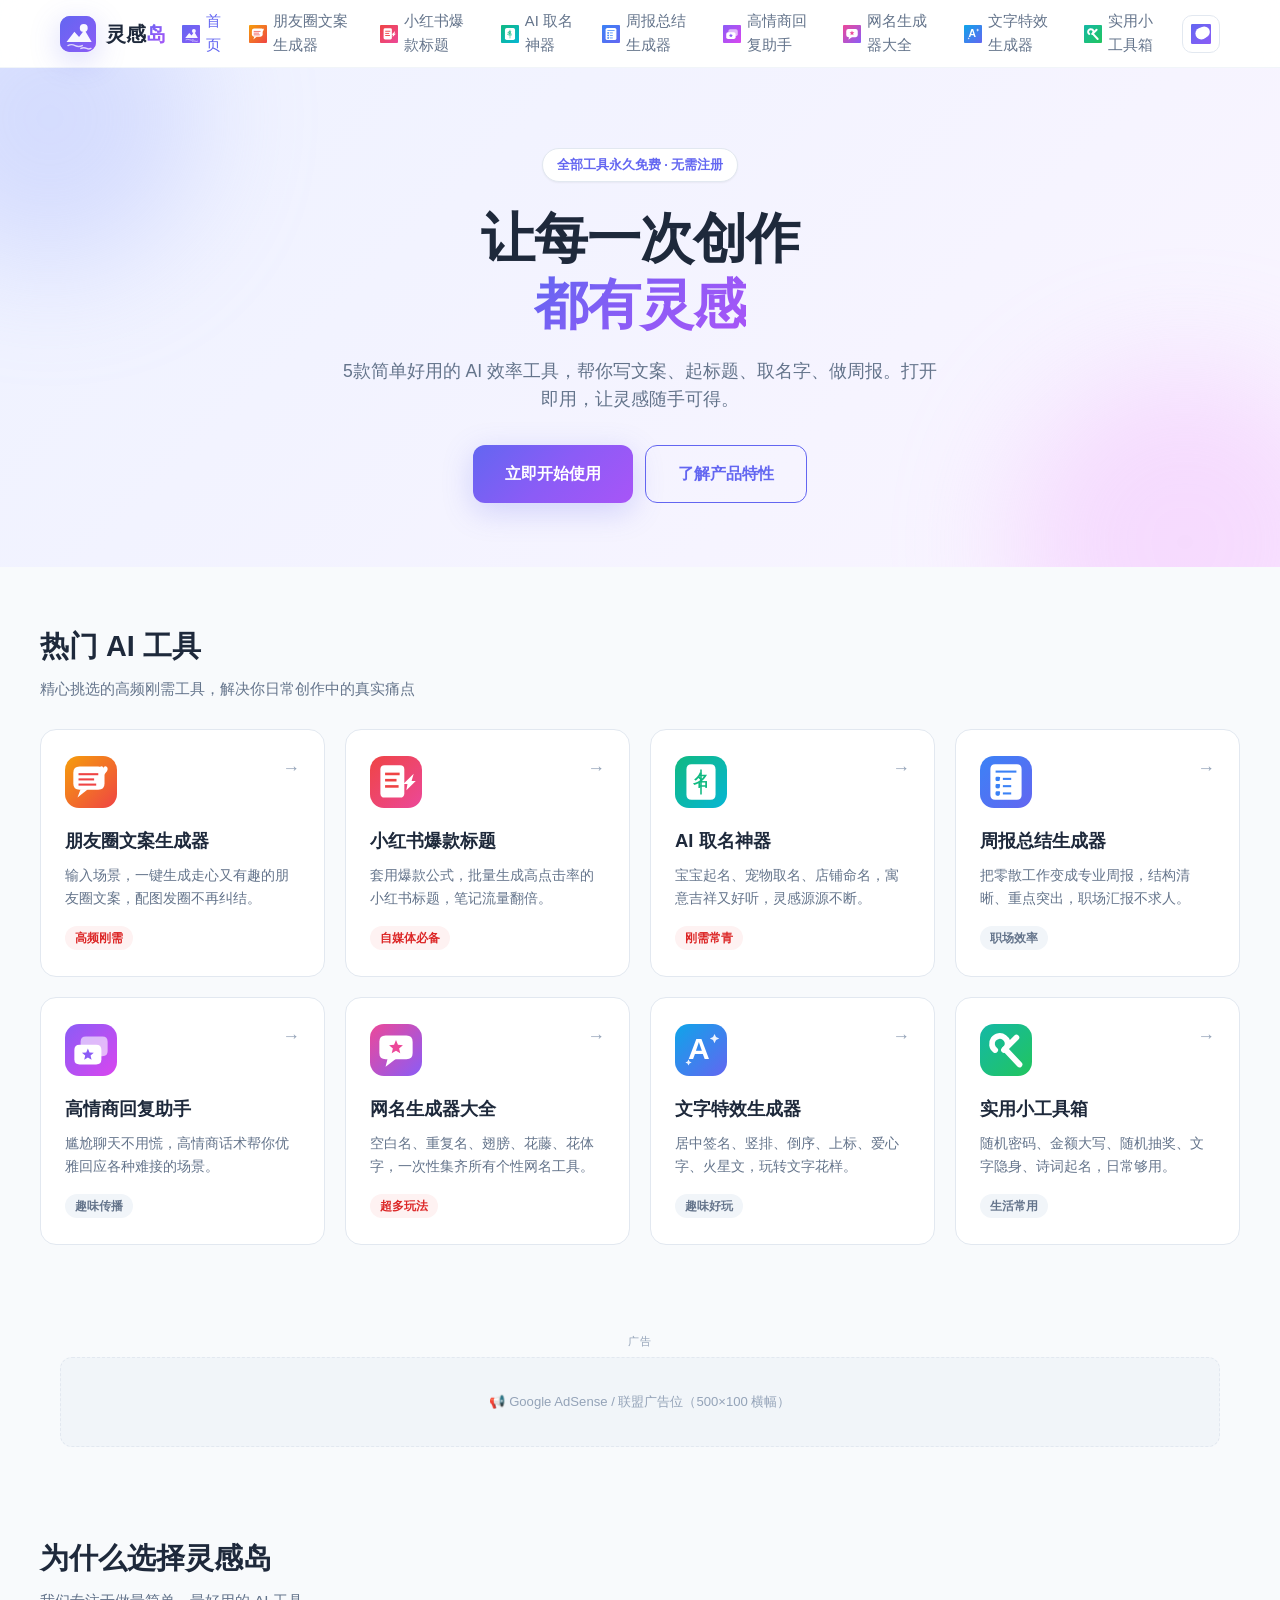
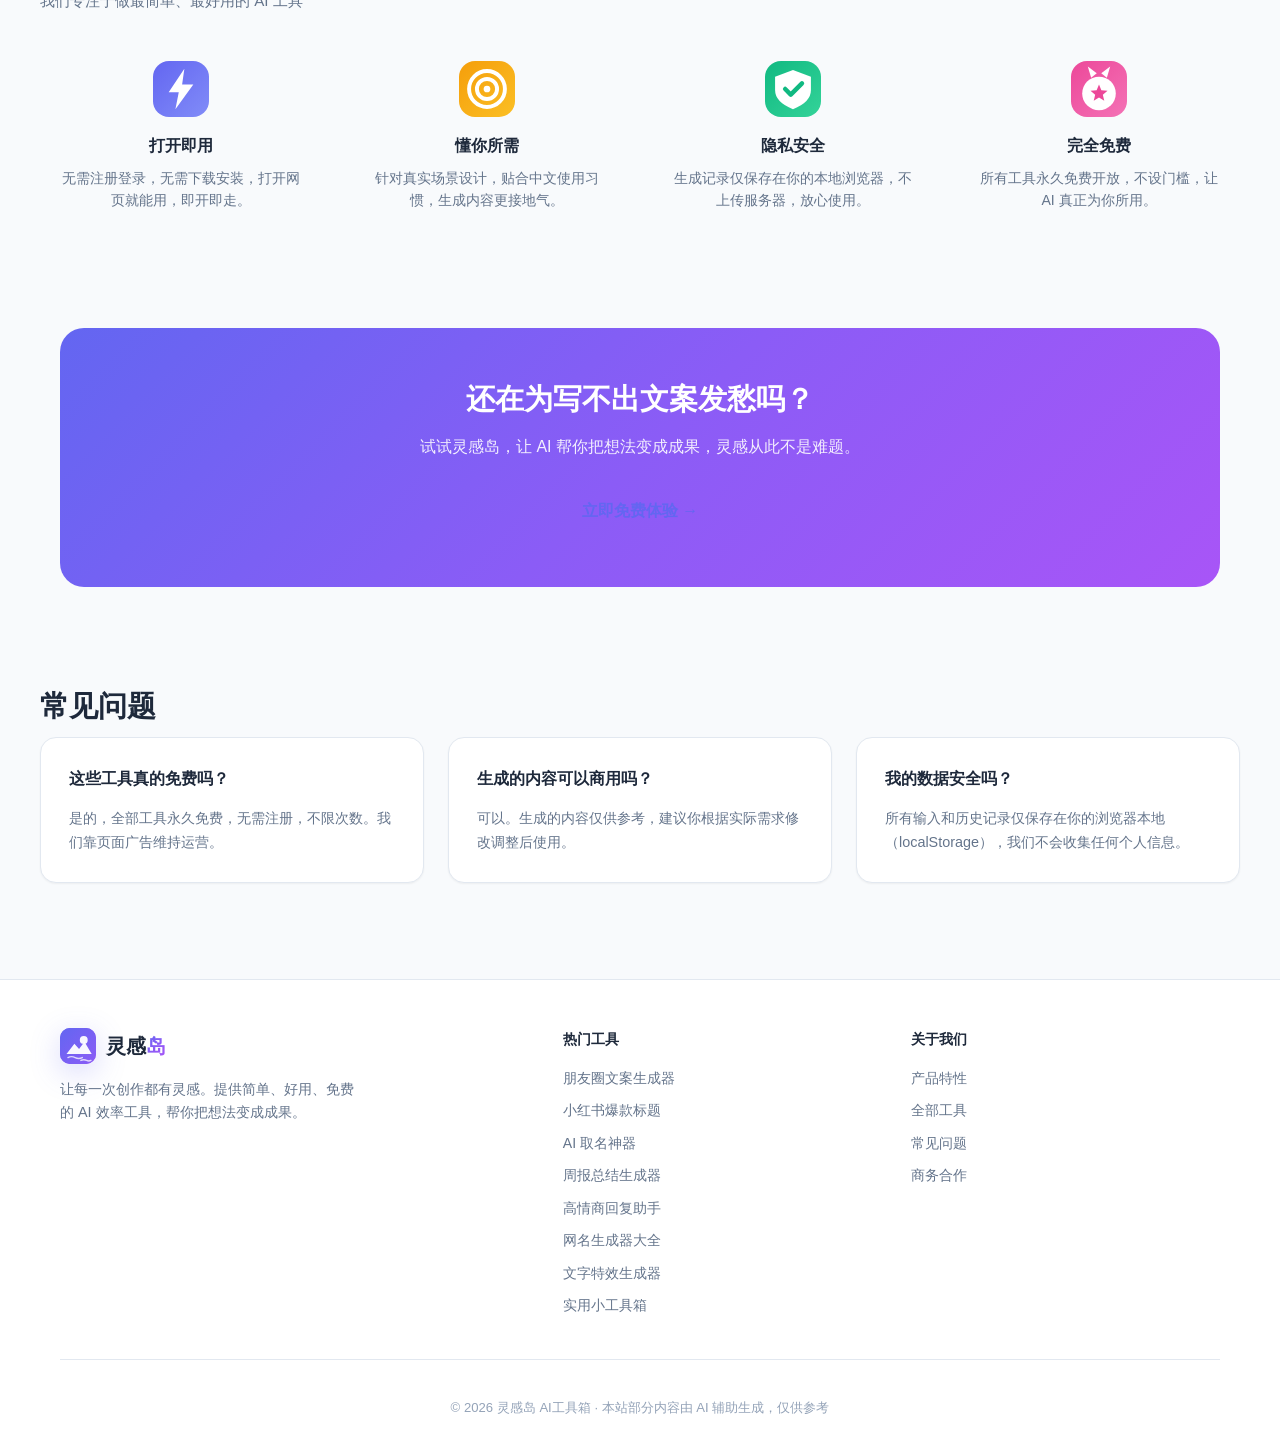
<file: index.html>
<!DOCTYPE html>
<html lang="zh-CN">
<head>
  <meta charset="UTF-8">
  <meta name="viewport" content="width=device-width, initial-scale=1.0">
  <title>灵感岛 - 免费AI效率工具箱 | 让每一次创作都有灵感</title>
  <meta name="description" content="灵感岛提供朋友圈文案生成、小红书爆款标题、AI取名、周报生成、高情商回复等免费AI工具，无需注册，打开即用，让创作更轻松。">
  <meta name="keywords" content="AI工具,朋友圈文案,小红书标题,取名神器,周报生成,高情商回复,免费AI,文案生成">
  <meta name="author" content="灵感岛">
  <meta property="og:type" content="website">
  <meta property="og:title" content="灵感岛 - 免费AI效率工具箱">
  <meta property="og:description" content="让每一次创作都有灵感。5款免费AI工具，打开即用。">
  <link rel="canonical" href="/index.html">
  <link rel="stylesheet" href="/assets/css/style.css?v=20261116b">
  <script type="application/ld+json">
  {
    "@context": "https://schema.org",
    "@type": "WebSite",
    "name": "灵感岛AI工具箱",
    "description": "免费AI效率工具箱，让每一次创作都有灵感",
    "url": "/",
    "potentialAction": {
      "@type": "SearchAction",
      "target": "/search?q={search_term_string}",
      "query-input": "required name=search_term_string"
    }
  }
  </script>
</head>
<body>
  <!-- 顶部导航（JS注入） -->
  <header class="site-header" id="siteHeader"></header>

  <main class="main-content">
    <!-- Hero -->
    <section class="hero">
      <div class="hero-inner">
        <div class="hero-badge">全部工具永久免费 · 无需注册</div>
        <h1>让每一次创作<br><span class="highlight">都有灵感</span></h1>
        <p>5款简单好用的 AI 效率工具，帮你写文案、起标题、取名字、做周报。打开即用，让灵感随手可得。</p>
        <div style="display:flex;gap:12px;justify-content:center;flex-wrap:wrap;">
          <a href="#tools" class="btn btn-primary btn-lg">立即开始使用</a>
          <a href="#features" class="btn btn-outline btn-lg">了解产品特性</a>
        </div>
      </div>
    </section>

    <!-- 工具矩阵 -->
    <section class="section container" id="tools">
      <h2 class="section-title">热门 AI 工具</h2>
      <p class="section-subtitle">精心挑选的高频刚需工具，解决你日常创作中的真实痛点</p>
      <div class="tools-grid" id="toolsGrid"></div>
    </section>

    <!-- 广告位：首页信息流 -->
    <div class="container">
      <div class="ad-container">
        <div class="ad-label">广告</div>
        <div class="ad-slot">📢 Google AdSense / 联盟广告位（500×100 横幅）</div>
      </div>
    </div>

    <!-- 产品特性 -->
    <section class="section container" id="features">
      <h2 class="section-title">为什么选择灵感岛</h2>
      <p class="section-subtitle">我们专注于做最简单、最好用的 AI 工具</p>
      <div class="features-grid">
        <div class="feature-item">
          <div class="feature-icon" data-icon="bolt" data-size="56" data-radius="16"></div>
          <h3>打开即用</h3>
          <p>无需注册登录，无需下载安装，打开网页就能用，即开即走。</p>
        </div>
        <div class="feature-item">
          <div class="feature-icon" data-icon="target" data-size="56" data-radius="16"></div>
          <h3>懂你所需</h3>
          <p>针对真实场景设计，贴合中文使用习惯，生成内容更接地气。</p>
        </div>
        <div class="feature-item">
          <div class="feature-icon" data-icon="shield" data-size="56" data-radius="16"></div>
          <h3>隐私安全</h3>
          <p>生成记录仅保存在你的本地浏览器，不上传服务器，放心使用。</p>
        </div>
        <div class="feature-item">
          <div class="feature-icon" data-icon="medal" data-size="56" data-radius="16"></div>
          <h3>完全免费</h3>
          <p>所有工具永久免费开放，不设门槛，让 AI 真正为你所用。</p>
        </div>
      </div>
    </section>

    <!-- CTA -->
    <section class="container">
      <div class="cta-banner">
        <h2>还在为写不出文案发愁吗？</h2>
        <p>试试灵感岛，让 AI 帮你把想法变成成果，灵感从此不是难题。</p>
        <a href="#tools" class="btn btn-lg">立即免费体验 →</a>
      </div>
    </section>

    <!-- FAQ -->
    <section class="section container" id="faq">
      <h2 class="section-title">常见问题</h2>
      <div class="features-grid" style="text-align:left;">
        <div class="panel">
          <h3 style="margin-top:0;font-size:1rem;">这些工具真的免费吗？</h3>
          <p style="color:var(--text-sub);font-size:0.9rem;margin-bottom:0;">是的，全部工具永久免费，无需注册，不限次数。我们靠页面广告维持运营。</p>
        </div>
        <div class="panel">
          <h3 style="margin-top:0;font-size:1rem;">生成的内容可以商用吗？</h3>
          <p style="color:var(--text-sub);font-size:0.9rem;margin-bottom:0;">可以。生成的内容仅供参考，建议你根据实际需求修改调整后使用。</p>
        </div>
        <div class="panel">
          <h3 style="margin-top:0;font-size:1rem;">我的数据安全吗？</h3>
          <p style="color:var(--text-sub);font-size:0.9rem;margin-bottom:0;">所有输入和历史记录仅保存在你的浏览器本地（localStorage），我们不会收集任何个人信息。</p>
        </div>
      </div>
    </section>
  </main>

  <!-- 页脚（JS注入） -->
  <footer class="site-footer" id="siteFooter"></footer>

  <script src="/assets/js/icons.js?v=20261116b"></script>
  <script src="/assets/js/common.js?v=20261116b"></script>
  <script>
    // 渲染首页工具卡片
    document.addEventListener('DOMContentLoaded', function() {
      const grid = document.getElementById('toolsGrid');
      grid.innerHTML = TOOLS.map(t => `
        <a href="/tools/${t.slug}.html" class="tool-card" style="--tool-gradient:${t.gradient};--tool-soft:${t.soft};">
          <span class="tool-card-arrow">→</span>
          <div class="tool-card-icon" data-icon="${t.slug}" data-size="52" data-radius="14"></div>
          <h3>${t.name}</h3>
          <p>${t.desc}</p>
          <span class="tool-tag ${t.hot ? 'hot' : ''}">${t.tag}</span>
        </a>
      `).join('');
      // 卡片渲染后绘制 Canvas 图标
      refreshIcons();
    });
  </script>
</body>
</html>
</file>
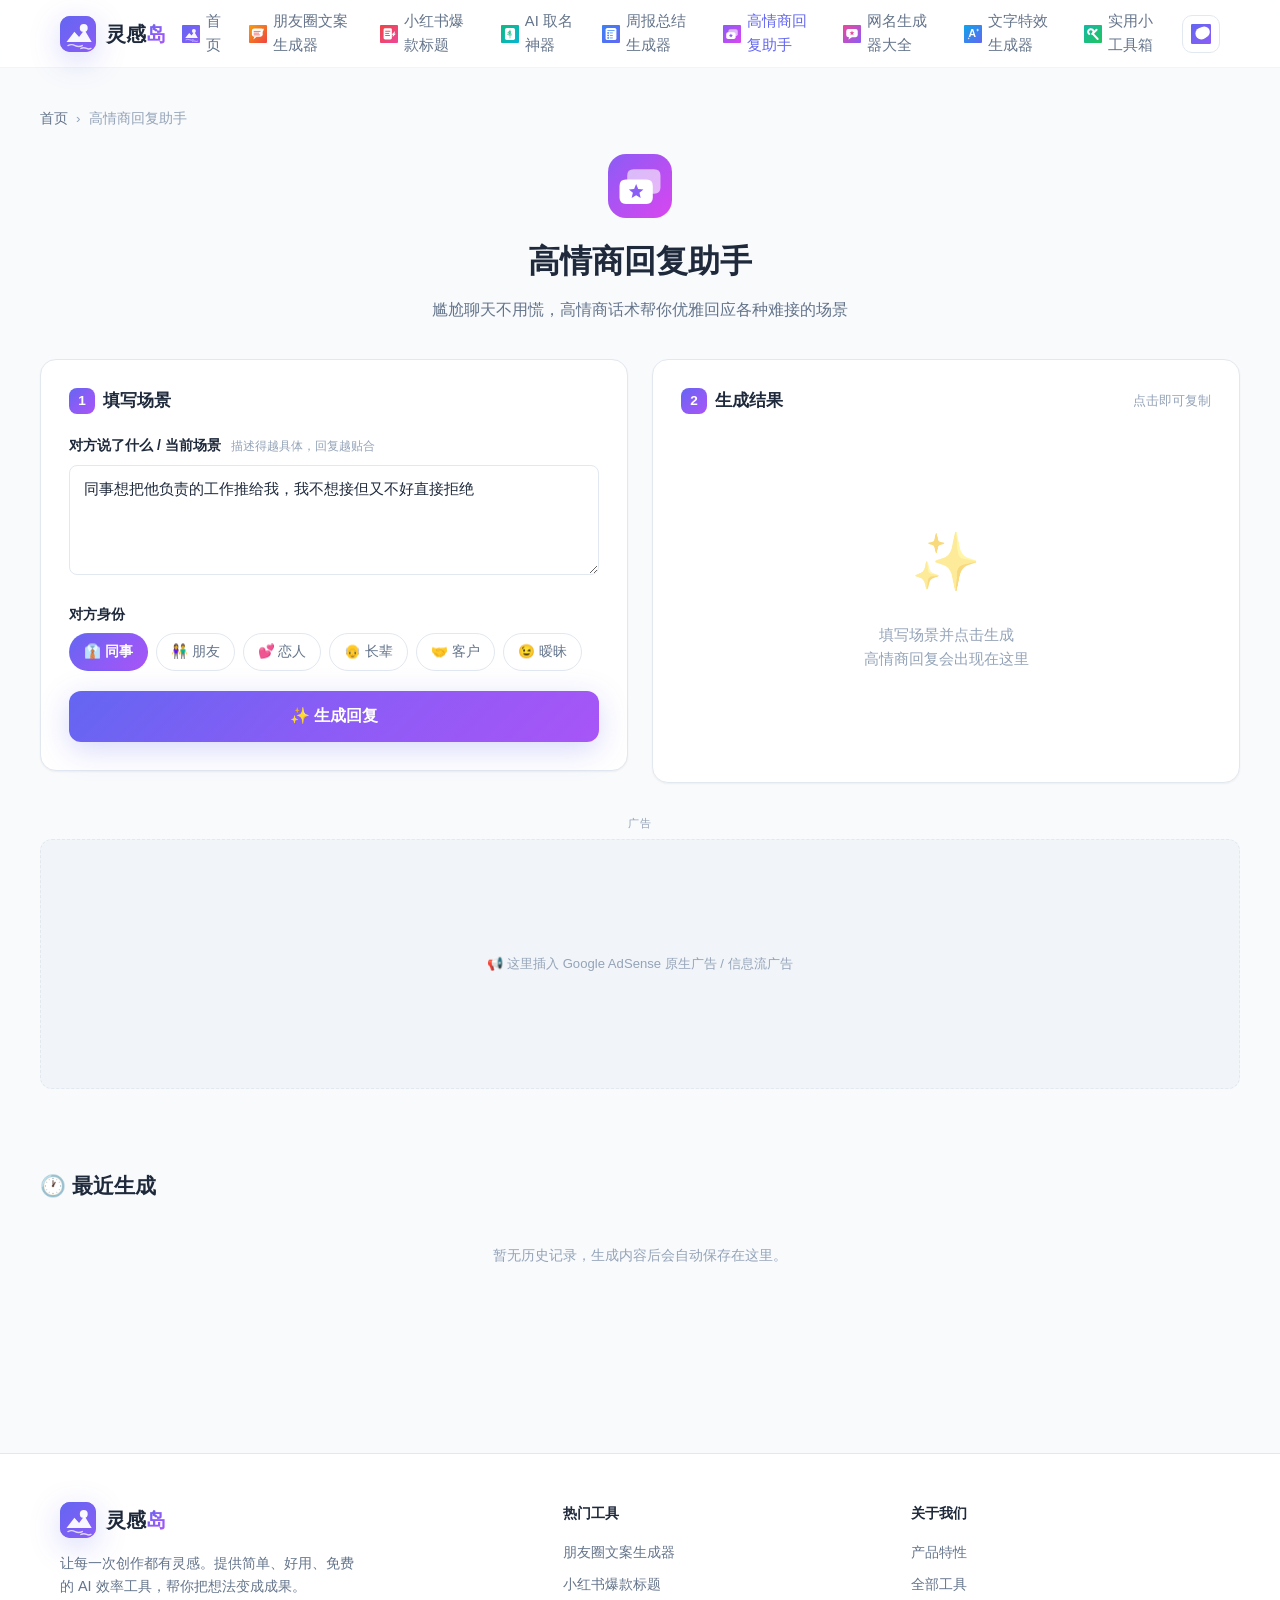
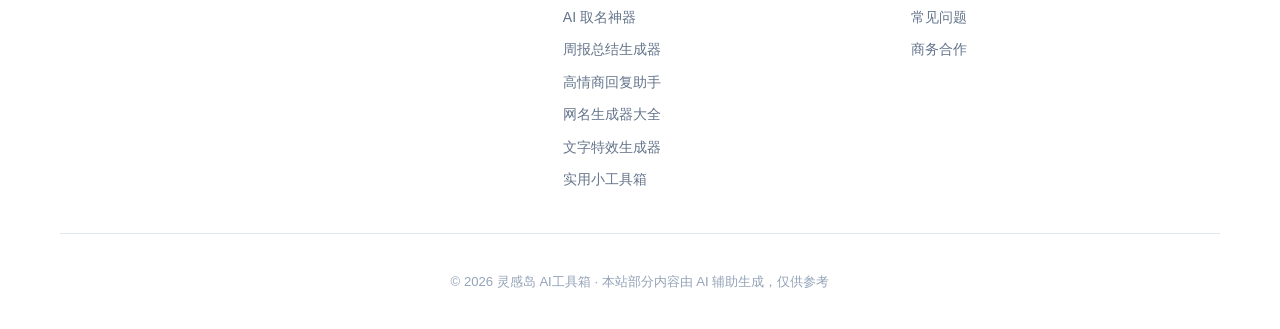
<file: tools/eq-reply.html>
<!DOCTYPE html>
<html lang="zh-CN">
<head>
  <meta charset="UTF-8">
  <meta name="viewport" content="width=device-width, initial-scale=1.0">
  <title>高情商回复助手 - 各种场景的得体话术 | 灵感岛</title>
  <meta name="description" content="免费高情商回复助手，针对同事、朋友、恋人、长辈、客户等各种关系场景，生成得体自然的高情商话术，聊天不再尴尬。">
  <meta name="keywords" content="高情商回复,高情商聊天,回话技巧,聊天话术,怎么回复,情商话术生成">
  <link rel="canonical" href="/tools/eq-reply.html">
  <link rel="stylesheet" href="/assets/css/style.css?v=20261116b">
  <script type="application/ld+json">
  {"@context":"https://schema.org","@type":"SoftwareApplication","name":"高情商回复助手","applicationCategory":"UtilitiesApplication","operatingSystem":"Web","offers":{"@type":"Offer","price":"0"}}
  </script>
</head>
<body data-tool="eq-reply">
  <header class="site-header" id="siteHeader"></header>

  <main class="main-content tool-page container">
    <div class="breadcrumb">
      <a href="/index.html">首页</a><span>›</span><span>高情商回复助手</span>
    </div>

    <div class="tool-header">
      <div class="tool-header-icon" data-icon="eq-reply" data-size="64" data-radius="18"></div>
      <h1>高情商回复助手</h1>
      <p>尴尬聊天不用慌，高情商话术帮你优雅回应各种难接的场景</p>
    </div>

    <div class="tool-workspace">
      <div class="panel">
        <h2 class="panel-title"><span class="step-num">1</span>填写场景</h2>

        <div class="form-group">
          <label class="form-label" for="situationInput">对方说了什么 / 当前场景 <span class="form-hint">描述得越具体，回复越贴合</span></label>
          <textarea class="textarea" id="situationInput" placeholder="例如：同事把他的工作推给我，我不想接但又不好拒绝..." style="min-height:110px;">同事想把他负责的工作推给我，我不想接但又不好直接拒绝</textarea>
        </div>

        <div class="form-group">
          <label class="form-label">对方身份</label>
          <div class="chip-group" id="relationChips">
            <span class="chip active" data-value="同事">👔 同事</span>
            <span class="chip" data-value="朋友">👫 朋友</span>
            <span class="chip" data-value="恋人">💕 恋人</span>
            <span class="chip" data-value="长辈">👴 长辈</span>
            <span class="chip" data-value="客户">🤝 客户</span>
            <span class="chip" data-value="暧昧">😉 暧昧</span>
          </div>
        </div>

        <button class="btn btn-primary btn-block btn-lg" id="generateBtn" onclick="handleGenerate()">✨ 生成回复</button>
      </div>

      <div class="panel result-panel">
        <h2 class="panel-title"><span class="step-num">2</span>生成结果 <span style="margin-left:auto;font-size:0.8rem;font-weight:400;color:var(--text-light);">点击即可复制</span></h2>
        <div id="resultArea">
          <div class="result-empty">
            <div class="result-empty-icon">✨</div>
            <p>填写场景并点击生成<br>高情商回复会出现在这里</p>
          </div>
        </div>
        <div class="result-actions" id="resultActions" style="display:none;">
          <button class="btn btn-outline" onclick="copyAll()">📋 复制全部</button>
          <button class="btn btn-ghost" onclick="handleGenerate()">🔄 换一批</button>
        </div>
      </div>
    </div>

    <div class="ad-container">
      <div class="ad-label">广告</div>
      <div class="ad-slot ad-slot-insight">📢 这里插入 Google AdSense 原生广告 / 信息流广告</div>
    </div>

    <section class="history-section" id="historySection">
      <h2 class="section-title" style="font-size:1.3rem;">🕐 最近生成</h2>
      <div class="history-list" id="historyList"></div>
    </section>
  </main>

  <footer class="site-footer" id="siteFooter"></footer>

  <script src="/assets/js/icons.js?v=20261116b"></script>
  <script src="/assets/js/common.js?v=20261116b"></script>
  <script src="/assets/js/ai-engine.js?v=20261116b"></script>
  <script>
    let currentResults = [], currentParams = {};

    document.querySelectorAll('#relationChips .chip').forEach(chip => {
      chip.addEventListener('click', function() {
        document.querySelectorAll('#relationChips .chip').forEach(c => c.classList.remove('active'));
        this.classList.add('active');
      });
    });
    function getSelectedRelation() {
      const el = document.querySelector('#relationChips .chip.active');
      return el ? el.dataset.value : '同事';
    }

    let _busy = false;

    async function handleGenerate() {
      if (_busy) return;

      const topicInput = document.getElementById('topicInput') || document.getElementById('workInput') || document.getElementById('keywordInput') || document.getElementById('situationInput');
      const rawVal = topicInput ? topicInput.value.trim() : '';
      // 只有朋友圈/标题/周报/高情商需要非空校验；取名允许为空
      const needInput = true;
      if (needInput && !rawVal) { showToast('请先填写内容'); return; }

      _busy = true;
      const btn = document.getElementById('generateBtn');
      const origHtml = btn.innerHTML;
      btn.disabled = true;
      btn.innerHTML = '<span class="spinner" style="width:18px;height:18px;border-width:2px;display:inline-block;border:2px solid rgba(255,255,255,.4);border-top-color:#fff;border-radius:50%;animation:spin .8s linear infinite;"></span> 生成中...';

      const resultArea = document.getElementById('resultArea');
      if (resultArea) resultArea.innerHTML = '<div class="loading-wrap"><div class="spinner"></div><p>正在生成，请稍候...</p></div>';
      const actions = document.getElementById('resultActions');
      if (actions) actions.style.display = 'none';

      try {
        currentParams = { situation: topicInput.value.trim(), relation: getSelectedRelation(), count: 5 };
        currentResults = await generate('eq-reply', currentParams);
        renderResults();
        saveHistory('eq-reply', currentParams, currentResults);
        renderHistory('historyList', 'eq-reply', restoreHistory);
      } catch (e) {
        showToast('生成失败，请重试');
        console.error(e);
        if (resultArea) resultArea.innerHTML = '<div class="result-empty"><div class="result-empty-icon">😕</div><p>生成失败，请点击重试</p></div>';
      } finally {
        btn.disabled = false;
        btn.innerHTML = '✨ 生成回复';
        _busy = false;
      }
    }

    function renderResults() {
      document.getElementById('resultArea').innerHTML = `
        <div class="result-list">
          ${currentResults.map((text, i) => `
            <div class="result-item" onclick="copyResult(${i}, this)">
              <span class="result-index">${i + 1}</span>
              <p class="result-text">${escapeHtml(text)}</p>
              <span class="result-copy-hint">📋 点击复制</span>
            </div>
          `).join('')}
        </div>`;
      document.getElementById('resultActions').style.display = 'flex';
    }

    async function copyResult(i, el) { await copyText(currentResults[i]); el.classList.add('copied'); setTimeout(() => el.classList.remove('copied'), 800); }
    async function copyAll() { await copyText(currentResults.join('\n\n')); }

    function restoreHistory(record) {
      document.getElementById('situationInput').value = record.inputs.situation || '';
      document.querySelectorAll('#relationChips .chip').forEach(c => c.classList.toggle('active', c.dataset.value === record.inputs.relation));
      currentParams = record.inputs;
      currentResults = record.results;
      renderResults();
      showToast('已恢复历史记录');
      window.scrollTo({ top: 0, behavior: 'smooth' });
    }

    document.addEventListener('DOMContentLoaded', () => renderHistory('historyList', 'eq-reply', restoreHistory));
    // 输入框 Ctrl/Cmd + Enter 快速生成
    document.addEventListener('keydown', function(e){
      if ((e.ctrlKey || e.metaKey) && e.key === 'Enter') { e.preventDefault(); handleGenerate(); }
    });
  </script>
</body>
</html>
</file>
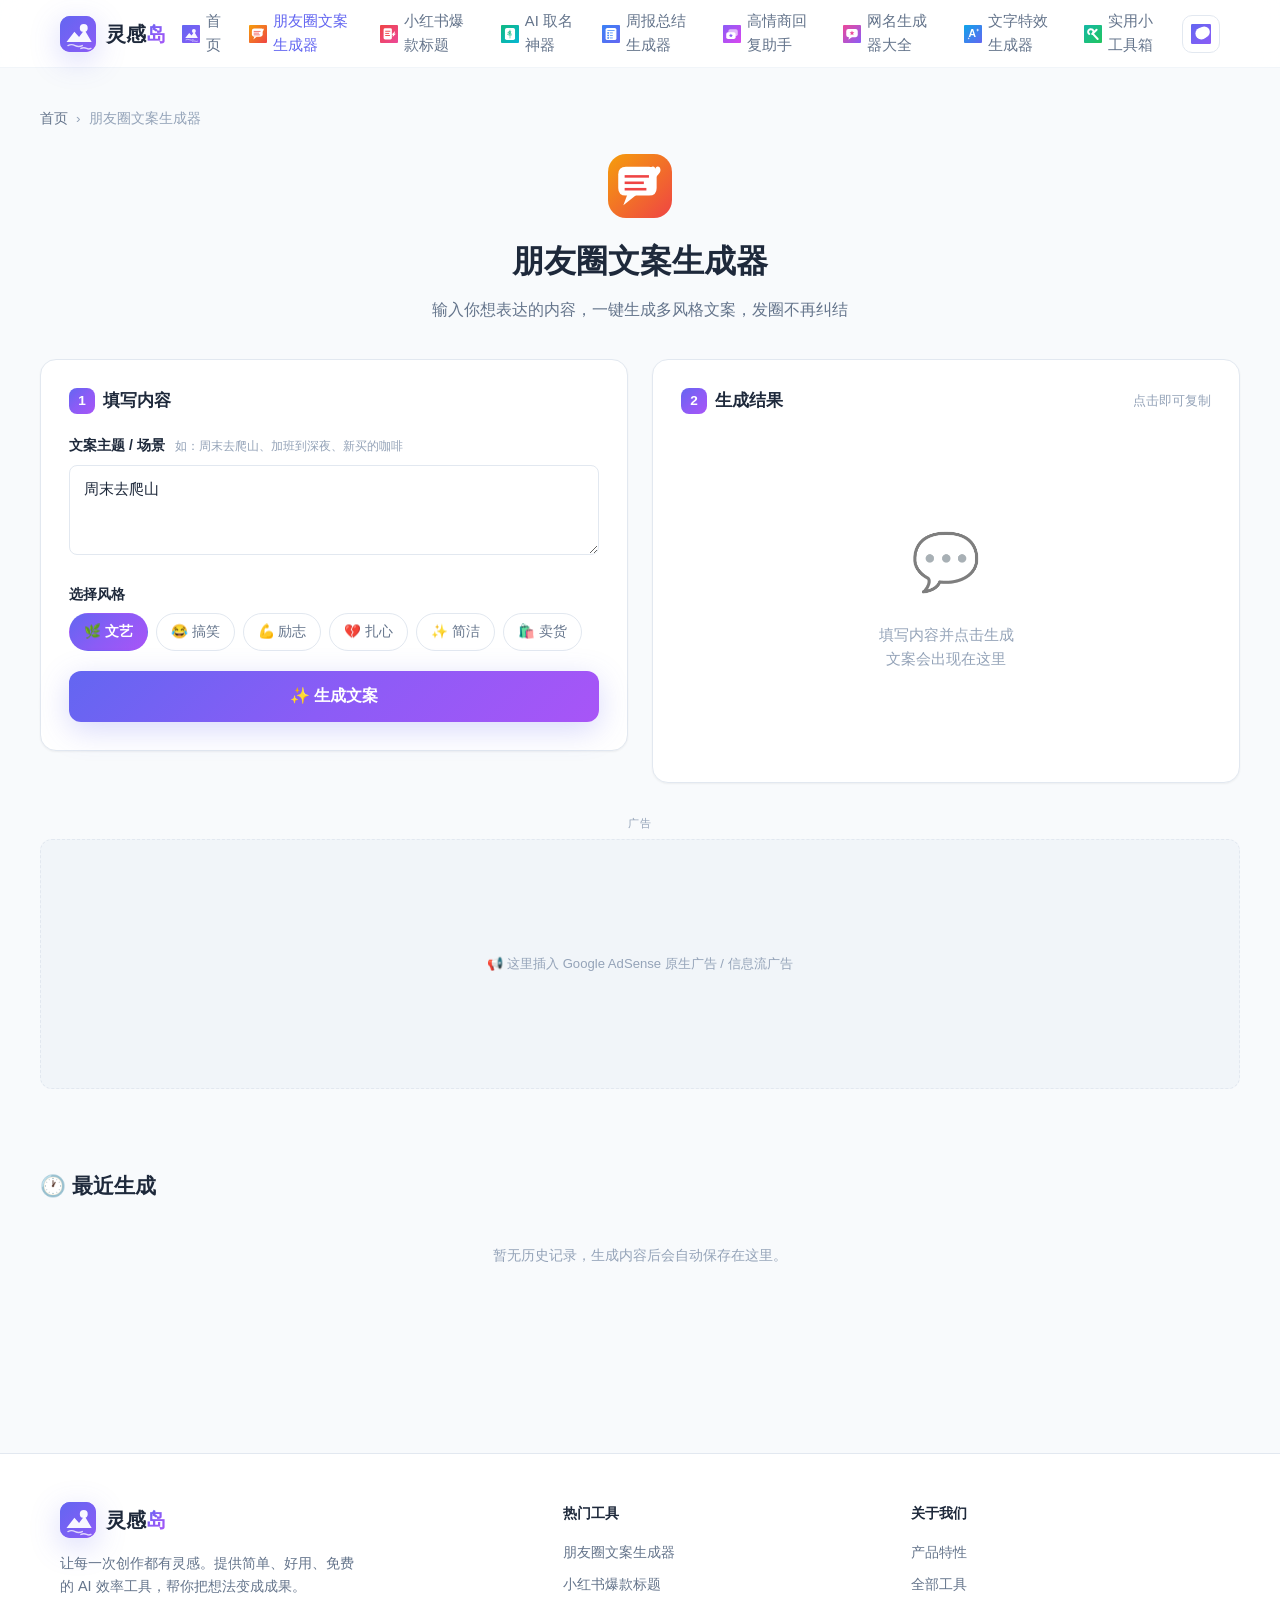
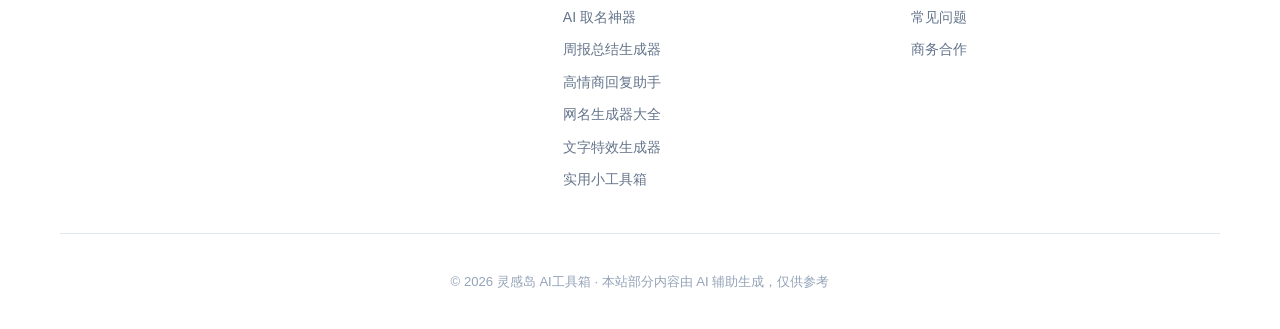
<file: tools/moments.html>
<!DOCTYPE html>
<html lang="zh-CN">
<head>
  <meta charset="UTF-8">
  <meta name="viewport" content="width=device-width, initial-scale=1.0">
  <title>朋友圈文案生成器 - 一键生成走心文案 | 灵感岛</title>
  <meta name="description" content="免费朋友圈文案生成器，输入场景一键生成文艺、搞笑、励志、扎心等多种风格的朋友圈文案，发朋友圈不再纠结。">
  <meta name="keywords" content="朋友圈文案,朋友圈文案生成器,发朋友圈文案,文案生成,AI文案">
  <link rel="canonical" href="/tools/moments.html">
  <link rel="stylesheet" href="/assets/css/style.css?v=20261116b">
  <script type="application/ld+json">
  {"@context":"https://schema.org","@type":"SoftwareApplication","name":"朋友圈文案生成器","applicationCategory":"UtilitiesApplication","operatingSystem":"Web","offers":{"@type":"Offer","price":"0"}}
  </script>
</head>
<body data-tool="moments">
  <header class="site-header" id="siteHeader"></header>

  <main class="main-content tool-page container">
    <div class="breadcrumb">
      <a href="/index.html">首页</a><span>›</span><span>朋友圈文案生成器</span>
    </div>

    <div class="tool-header">
      <div class="tool-header-icon" data-icon="moments" data-size="64" data-radius="18"></div>
      <h1>朋友圈文案生成器</h1>
      <p>输入你想表达的内容，一键生成多风格文案，发圈不再纠结</p>
    </div>

    <div class="tool-workspace">
      <!-- 输入面板 -->
      <div class="panel">
        <h2 class="panel-title"><span class="step-num">1</span>填写内容</h2>

        <div class="form-group">
          <label class="form-label" for="topicInput">文案主题 / 场景 <span class="form-hint">如：周末去爬山、加班到深夜、新买的咖啡</span></label>
          <textarea class="textarea" id="topicInput" placeholder="简单描述你想发朋友圈的内容..." style="min-height:90px;">周末去爬山</textarea>
        </div>

        <div class="form-group">
          <label class="form-label">选择风格</label>
          <div class="chip-group" id="styleChips">
            <span class="chip active" data-value="文艺">🌿 文艺</span>
            <span class="chip" data-value="搞笑">😂 搞笑</span>
            <span class="chip" data-value="励志">💪 励志</span>
            <span class="chip" data-value="扎心">💔 扎心</span>
            <span class="chip" data-value="简洁">✨ 简洁</span>
            <span class="chip" data-value="卖货">🛍️ 卖货</span>
          </div>
        </div>

        <button class="btn btn-primary btn-block btn-lg" id="generateBtn" onclick="handleGenerate()">✨ 生成文案</button>
      </div>

      <!-- 结果面板 -->
      <div class="panel result-panel">
        <h2 class="panel-title"><span class="step-num">2</span>生成结果 <span style="margin-left:auto;font-size:0.8rem;font-weight:400;color:var(--text-light);">点击即可复制</span></h2>
        <div id="resultArea">
          <div class="result-empty">
            <div class="result-empty-icon">💬</div>
            <p>填写内容并点击生成<br>文案会出现在这里</p>
          </div>
        </div>
        <div class="result-actions" id="resultActions" style="display:none;">
          <button class="btn btn-outline" onclick="copyAll()">📋 复制全部</button>
          <button class="btn btn-ghost" onclick="handleGenerate()">🔄 换一批</button>
        </div>
      </div>
    </div>

    <!-- 广告位 -->
    <div class="ad-container">
      <div class="ad-label">广告</div>
      <div class="ad-slot ad-slot-insight">📢 这里插入 Google AdSense 原生广告 / 信息流广告</div>
    </div>

    <!-- 历史记录 -->
    <section class="history-section" id="historySection">
      <h2 class="section-title" style="font-size:1.3rem;">🕐 最近生成</h2>
      <div class="history-list" id="historyList"></div>
    </section>
  </main>

  <footer class="site-footer" id="siteFooter"></footer>

  <script src="/assets/js/icons.js?v=20261116b"></script>
  <script src="/assets/js/common.js?v=20261116b"></script>
  <script src="/assets/js/ai-engine.js?v=20261116b"></script>
  <script>
    let currentResults = [];
    let currentParams = {};

    // 芯片选择
    document.querySelectorAll('#styleChips .chip').forEach(chip => {
      chip.addEventListener('click', function() {
        document.querySelectorAll('#styleChips .chip').forEach(c => c.classList.remove('active'));
        this.classList.add('active');
      });
    });

    function getSelectedStyle() {
      const el = document.querySelector('#styleChips .chip.active');
      return el ? el.dataset.value : '文艺';
    }

    let _busy = false;

    async function handleGenerate() {
      if (_busy) return;

      const topicInput = document.getElementById('topicInput') || document.getElementById('workInput') || document.getElementById('keywordInput') || document.getElementById('situationInput');
      const rawVal = topicInput ? topicInput.value.trim() : '';
      // 只有朋友圈/标题/周报/高情商需要非空校验；取名允许为空
      const needInput = true;
      if (needInput && !rawVal) { showToast('请先填写内容'); return; }

      _busy = true;
      const btn = document.getElementById('generateBtn');
      const origHtml = btn.innerHTML;
      btn.disabled = true;
      btn.innerHTML = '<span class="spinner" style="width:18px;height:18px;border-width:2px;display:inline-block;border:2px solid rgba(255,255,255,.4);border-top-color:#fff;border-radius:50%;animation:spin .8s linear infinite;"></span> 生成中...';

      const resultArea = document.getElementById('resultArea');
      if (resultArea) resultArea.innerHTML = '<div class="loading-wrap"><div class="spinner"></div><p>正在生成，请稍候...</p></div>';
      const actions = document.getElementById('resultActions');
      if (actions) actions.style.display = 'none';

      try {
        currentParams = { topic: topicInput.value.trim(), style: getSelectedStyle() };
        currentResults = await generate('moments', currentParams);
        renderResults();
        saveHistory('moments', currentParams, currentResults);
        renderHistory('historyList', 'moments', restoreHistory);
      } catch (e) {
        showToast('生成失败，请重试');
        console.error(e);
        if (resultArea) resultArea.innerHTML = '<div class="result-empty"><div class="result-empty-icon">😕</div><p>生成失败，请点击重试</p></div>';
      } finally {
        btn.disabled = false;
        btn.innerHTML = '✨ 生成文案';
        _busy = false;
      }
    }

    function renderResults() {
      const area = document.getElementById('resultArea');
      area.innerHTML = `
        <div class="result-list">
          ${currentResults.map((text, i) => `
            <div class="result-item" onclick="copyResult(${i}, this)">
              <span class="result-index">${i + 1}</span>
              <p class="result-text">${escapeHtml(text)}</p>
              <span class="result-copy-hint">📋 点击复制</span>
            </div>
          `).join('')}
        </div>`;
      document.getElementById('resultActions').style.display = 'flex';
    }

    async function copyResult(index, el) {
      await copyText(currentResults[index]);
      el.classList.add('copied');
      setTimeout(() => el.classList.remove('copied'), 800);
    }

    async function copyAll() {
      await copyText(currentResults.join('\n\n'));
    }

    function restoreHistory(record) {
      document.getElementById('topicInput').value = record.inputs.topic || '';
      document.querySelectorAll('#styleChips .chip').forEach(c => {
        c.classList.toggle('active', c.dataset.value === record.inputs.style);
      });
      currentParams = record.inputs;
      currentResults = record.results;
      renderResults();
      showToast('已恢复历史记录');
      window.scrollTo({ top: 0, behavior: 'smooth' });
    }

    document.addEventListener('DOMContentLoaded', function() {
      renderHistory('historyList', 'moments', restoreHistory);
    });
    // 输入框 Ctrl/Cmd + Enter 快速生成
    document.addEventListener('keydown', function(e){
      if ((e.ctrlKey || e.metaKey) && e.key === 'Enter') { e.preventDefault(); handleGenerate(); }
    });
  </script>
</body>
</html>
</file>
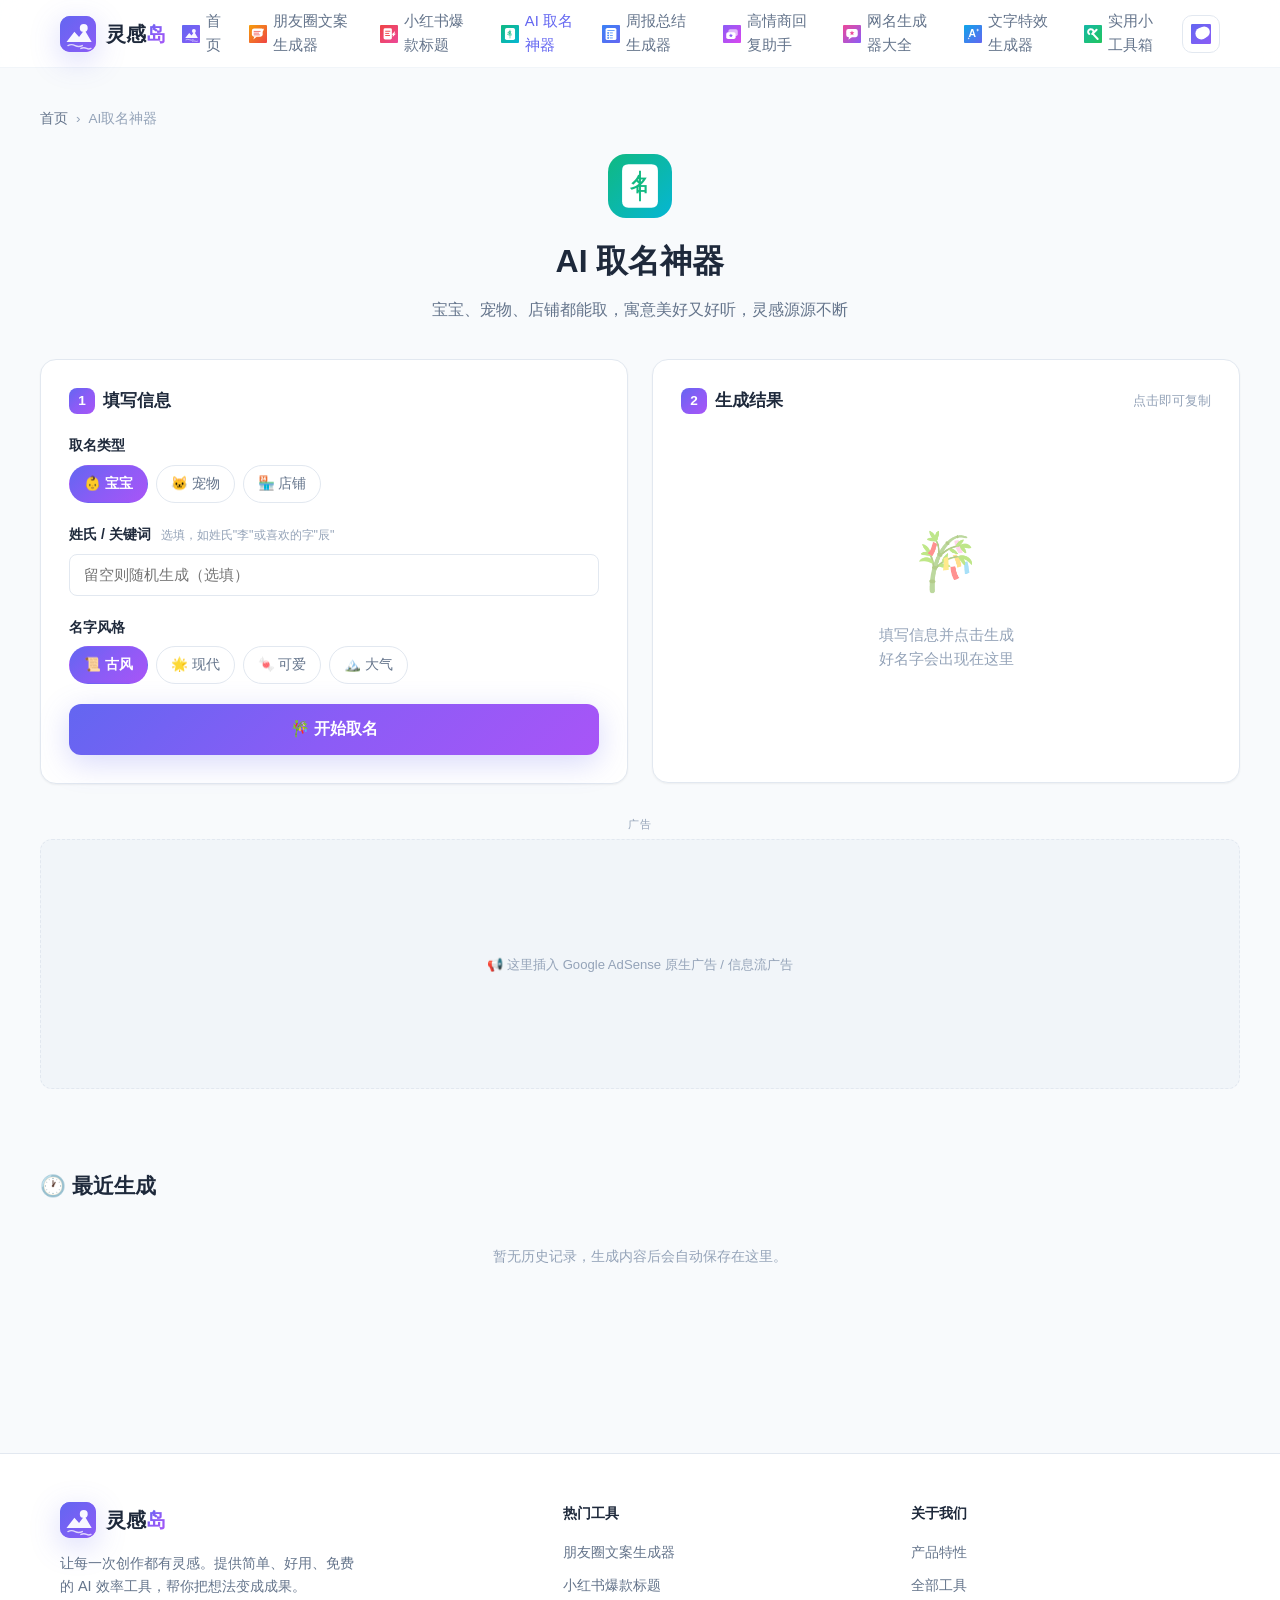
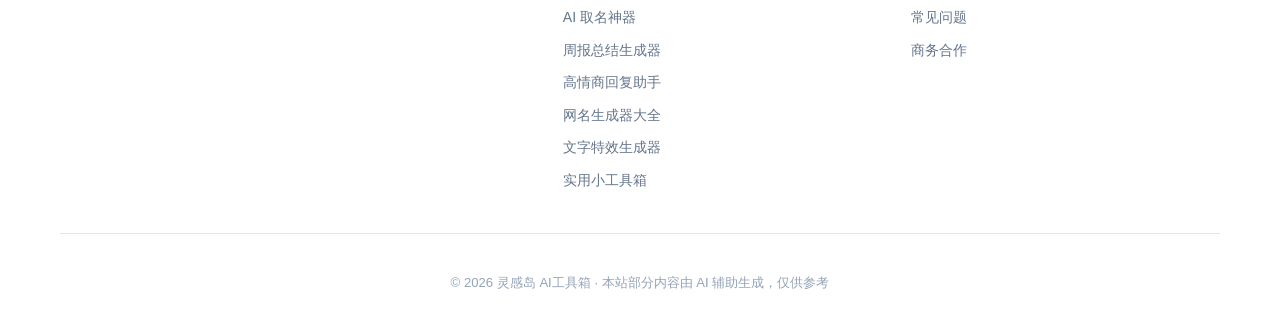
<file: tools/name.html>
<!DOCTYPE html>
<html lang="zh-CN">
<head>
  <meta charset="UTF-8">
  <meta name="viewport" content="width=device-width, initial-scale=1.0">
  <title>AI取名神器 - 宝宝起名/宠物取名/店铺命名 | 灵感岛</title>
  <meta name="description" content="免费的AI取名神器，支持宝宝起名、宠物取名、店铺命名，古风、现代、可爱、大气多种风格，寓意吉祥又好听。">
  <meta name="keywords" content="取名,宝宝起名,宠物名字,店铺取名,名字生成器,AI取名,起名神器">
  <link rel="canonical" href="/tools/name.html">
  <link rel="stylesheet" href="/assets/css/style.css?v=20261116b">
  <script type="application/ld+json">
  {"@context":"https://schema.org","@type":"SoftwareApplication","name":"AI取名神器","applicationCategory":"UtilitiesApplication","operatingSystem":"Web","offers":{"@type":"Offer","price":"0"}}
  </script>
</head>
<body data-tool="name">
  <header class="site-header" id="siteHeader"></header>

  <main class="main-content tool-page container">
    <div class="breadcrumb">
      <a href="/index.html">首页</a><span>›</span><span>AI取名神器</span>
    </div>

    <div class="tool-header">
      <div class="tool-header-icon" data-icon="name" data-size="64" data-radius="18"></div>
      <h1>AI 取名神器</h1>
      <p>宝宝、宠物、店铺都能取，寓意美好又好听，灵感源源不断</p>
    </div>

    <div class="tool-workspace">
      <div class="panel">
        <h2 class="panel-title"><span class="step-num">1</span>填写信息</h2>

        <div class="form-group">
          <label class="form-label">取名类型</label>
          <div class="chip-group" id="typeChips">
            <span class="chip active" data-value="宝宝">👶 宝宝</span>
            <span class="chip" data-value="宠物">🐱 宠物</span>
            <span class="chip" data-value="店铺">🏪 店铺</span>
          </div>
        </div>

        <div class="form-group">
          <label class="form-label" for="keywordInput">姓氏 / 关键词 <span class="form-hint">选填，如姓氏"李"或喜欢的字"辰"</span></label>
          <input class="input" type="text" id="keywordInput" placeholder="留空则随机生成（选填）">
        </div>

        <div class="form-group">
          <label class="form-label">名字风格</label>
          <div class="chip-group" id="styleChips">
            <span class="chip active" data-value="古风">📜 古风</span>
            <span class="chip" data-value="现代">🌟 现代</span>
            <span class="chip" data-value="可爱">🍬 可爱</span>
            <span class="chip" data-value="大气">🏔️ 大气</span>
          </div>
        </div>

        <button class="btn btn-primary btn-block btn-lg" id="generateBtn" onclick="handleGenerate()">🎋 开始取名</button>
      </div>

      <div class="panel result-panel">
        <h2 class="panel-title"><span class="step-num">2</span>生成结果 <span style="margin-left:auto;font-size:0.8rem;font-weight:400;color:var(--text-light);">点击即可复制</span></h2>
        <div id="resultArea">
          <div class="result-empty">
            <div class="result-empty-icon">🎋</div>
            <p>填写信息并点击生成<br>好名字会出现在这里</p>
          </div>
        </div>
        <div class="result-actions" id="resultActions" style="display:none;">
          <button class="btn btn-outline" onclick="copyAll()">📋 复制全部</button>
          <button class="btn btn-ghost" onclick="handleGenerate()">🔄 换一批</button>
        </div>
      </div>
    </div>

    <div class="ad-container">
      <div class="ad-label">广告</div>
      <div class="ad-slot ad-slot-insight">📢 这里插入 Google AdSense 原生广告 / 信息流广告</div>
    </div>

    <section class="history-section" id="historySection">
      <h2 class="section-title" style="font-size:1.3rem;">🕐 最近生成</h2>
      <div class="history-list" id="historyList"></div>
    </section>
  </main>

  <footer class="site-footer" id="siteFooter"></footer>

  <script src="/assets/js/icons.js?v=20261116b"></script>
  <script src="/assets/js/common.js?v=20261116b"></script>
  <script src="/assets/js/ai-engine.js?v=20261116b"></script>
  <script>
    let currentResults = [], currentParams = {};

    function setupChips(containerId) {
      document.querySelectorAll('#' + containerId + ' .chip').forEach(chip => {
        chip.addEventListener('click', function() {
          document.querySelectorAll('#' + containerId + ' .chip').forEach(c => c.classList.remove('active'));
          this.classList.add('active');
        });
      });
    }
    function getSelected(containerId) {
      const el = document.querySelector('#' + containerId + ' .chip.active');
      return el ? el.dataset.value : '';
    }
    setupChips('typeChips');
    setupChips('styleChips');

    let _busy = false;

    async function handleGenerate() {
      if (_busy) return;

      const topicInput = document.getElementById('topicInput') || document.getElementById('workInput') || document.getElementById('keywordInput') || document.getElementById('situationInput');
      const rawVal = topicInput ? topicInput.value.trim() : '';
      // 只有朋友圈/标题/周报/高情商需要非空校验；取名允许为空
      const needInput = false;
      if (needInput && !rawVal) { showToast('请先填写内容'); return; }

      _busy = true;
      const btn = document.getElementById('generateBtn');
      const origHtml = btn.innerHTML;
      btn.disabled = true;
      btn.innerHTML = '<span class="spinner" style="width:18px;height:18px;border-width:2px;display:inline-block;border:2px solid rgba(255,255,255,.4);border-top-color:#fff;border-radius:50%;animation:spin .8s linear infinite;"></span> 生成中...';

      const resultArea = document.getElementById('resultArea');
      if (resultArea) resultArea.innerHTML = '<div class="loading-wrap"><div class="spinner"></div><p>正在生成，请稍候...</p></div>';
      const actions = document.getElementById('resultActions');
      if (actions) actions.style.display = 'none';

      try {
        currentParams = { type: getSelected('typeChips'), keyword: document.getElementById('keywordInput').value.trim(), style: getSelected('styleChips'), count: 10 };
        currentResults = await generate('name', currentParams);
        renderResults();
        saveHistory('name', currentParams, currentResults);
        renderHistory('historyList', 'name', restoreHistory);
      } catch (e) {
        showToast('生成失败，请重试');
        console.error(e);
        if (resultArea) resultArea.innerHTML = '<div class="result-empty"><div class="result-empty-icon">😕</div><p>生成失败，请点击重试</p></div>';
      } finally {
        btn.disabled = false;
        btn.innerHTML = '🎋 开始取名';
        _busy = false;
      }
    }

    function renderResults() {
      document.getElementById('resultArea').innerHTML = `
        <div class="result-list">
          ${currentResults.map((text, i) => `
            <div class="result-item" onclick="copyResult(${i}, this)">
              <span class="result-index">${i + 1}</span>
              <p class="result-text">${escapeHtml(text)}</p>
              <span class="result-copy-hint">📋 点击复制</span>
            </div>
          `).join('')}
        </div>`;
      document.getElementById('resultActions').style.display = 'flex';
    }

    async function copyResult(i, el) { await copyText(currentResults[i]); el.classList.add('copied'); setTimeout(() => el.classList.remove('copied'), 800); }
    async function copyAll() { await copyText(currentResults.join('\n')); }

    function restoreHistory(record) {
      document.getElementById('keywordInput').value = record.inputs.keyword || '';
      ['typeChips', 'styleChips'].forEach(id => {
        const key = id === 'typeChips' ? 'type' : 'style';
        document.querySelectorAll('#' + id + ' .chip').forEach(c => c.classList.toggle('active', c.dataset.value === record.inputs[key]));
      });
      currentParams = record.inputs;
      currentResults = record.results;
      renderResults();
      showToast('已恢复历史记录');
      window.scrollTo({ top: 0, behavior: 'smooth' });
    }

    document.addEventListener('DOMContentLoaded', () => renderHistory('historyList', 'name', restoreHistory));
    // 输入框 Ctrl/Cmd + Enter 快速生成
    document.addEventListener('keydown', function(e){
      if ((e.ctrlKey || e.metaKey) && e.key === 'Enter') { e.preventDefault(); handleGenerate(); }
    });
  </script>
</body>
</html>
</file>
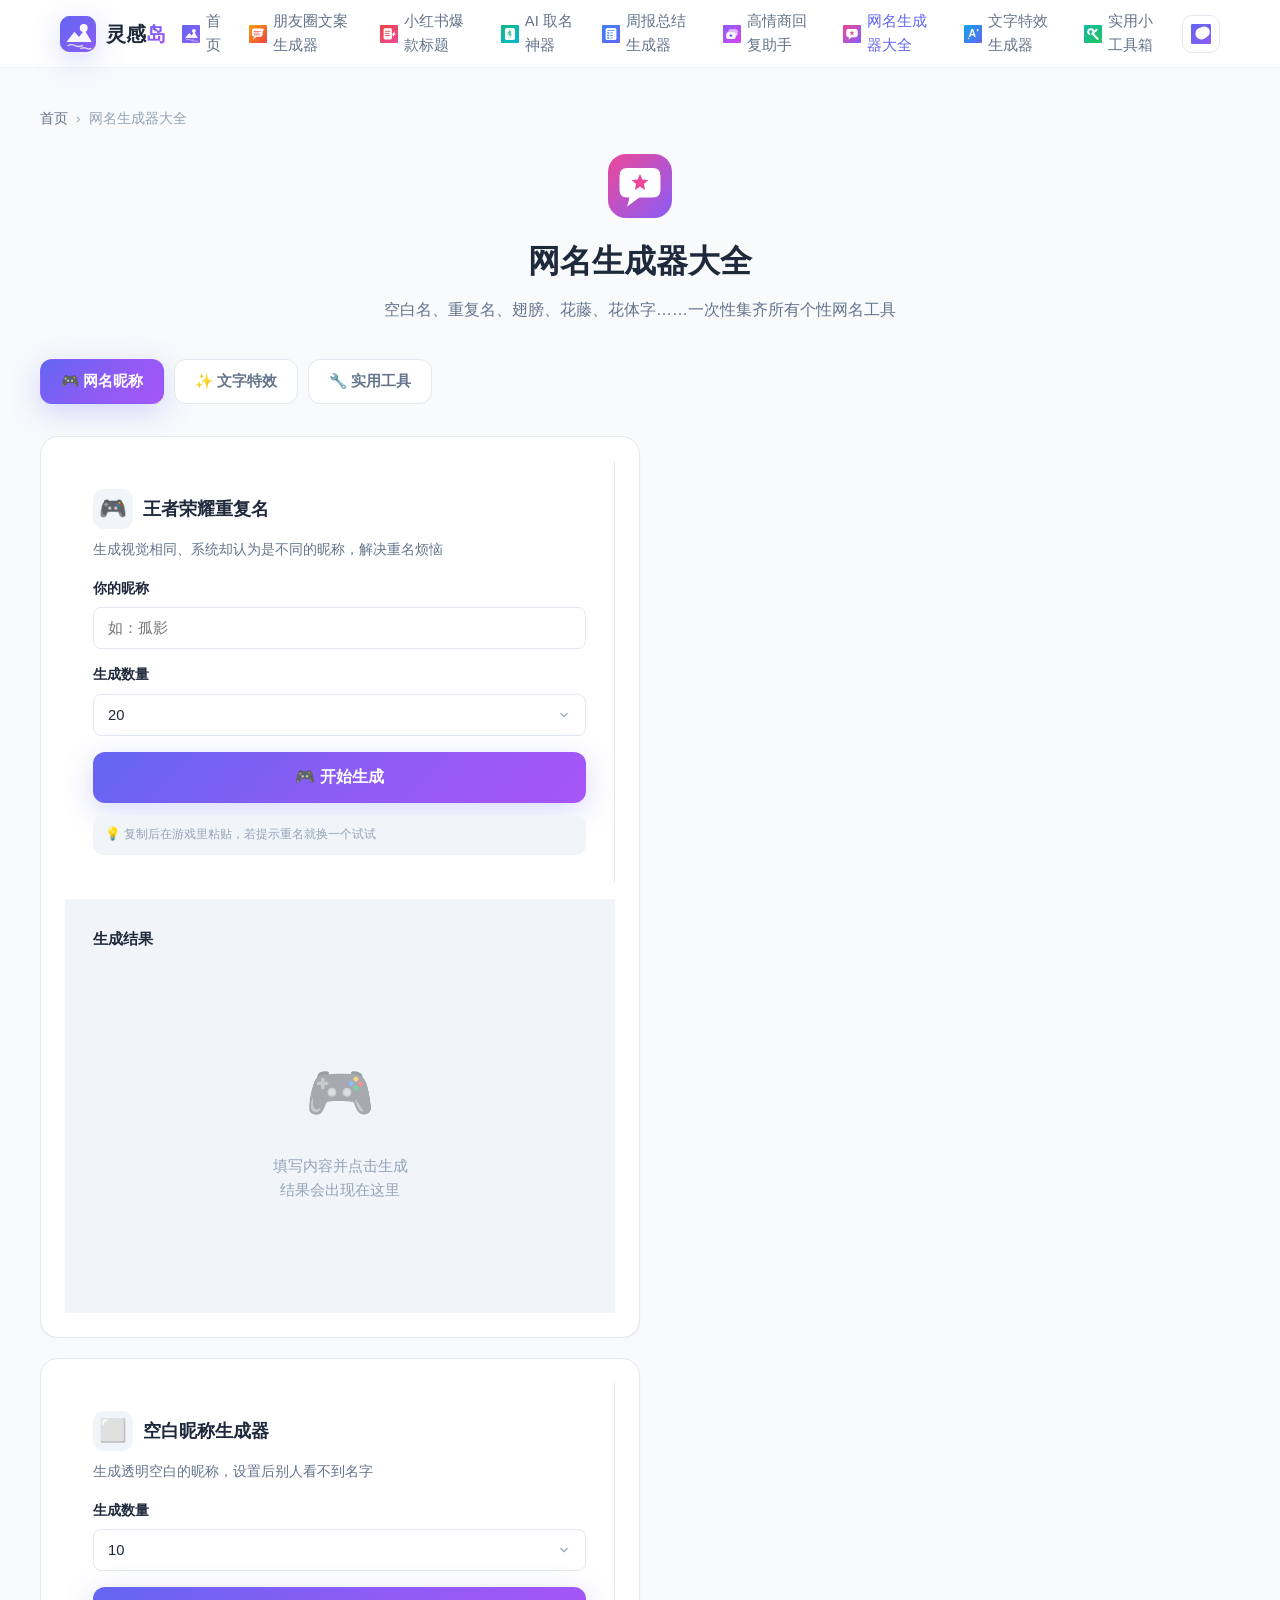
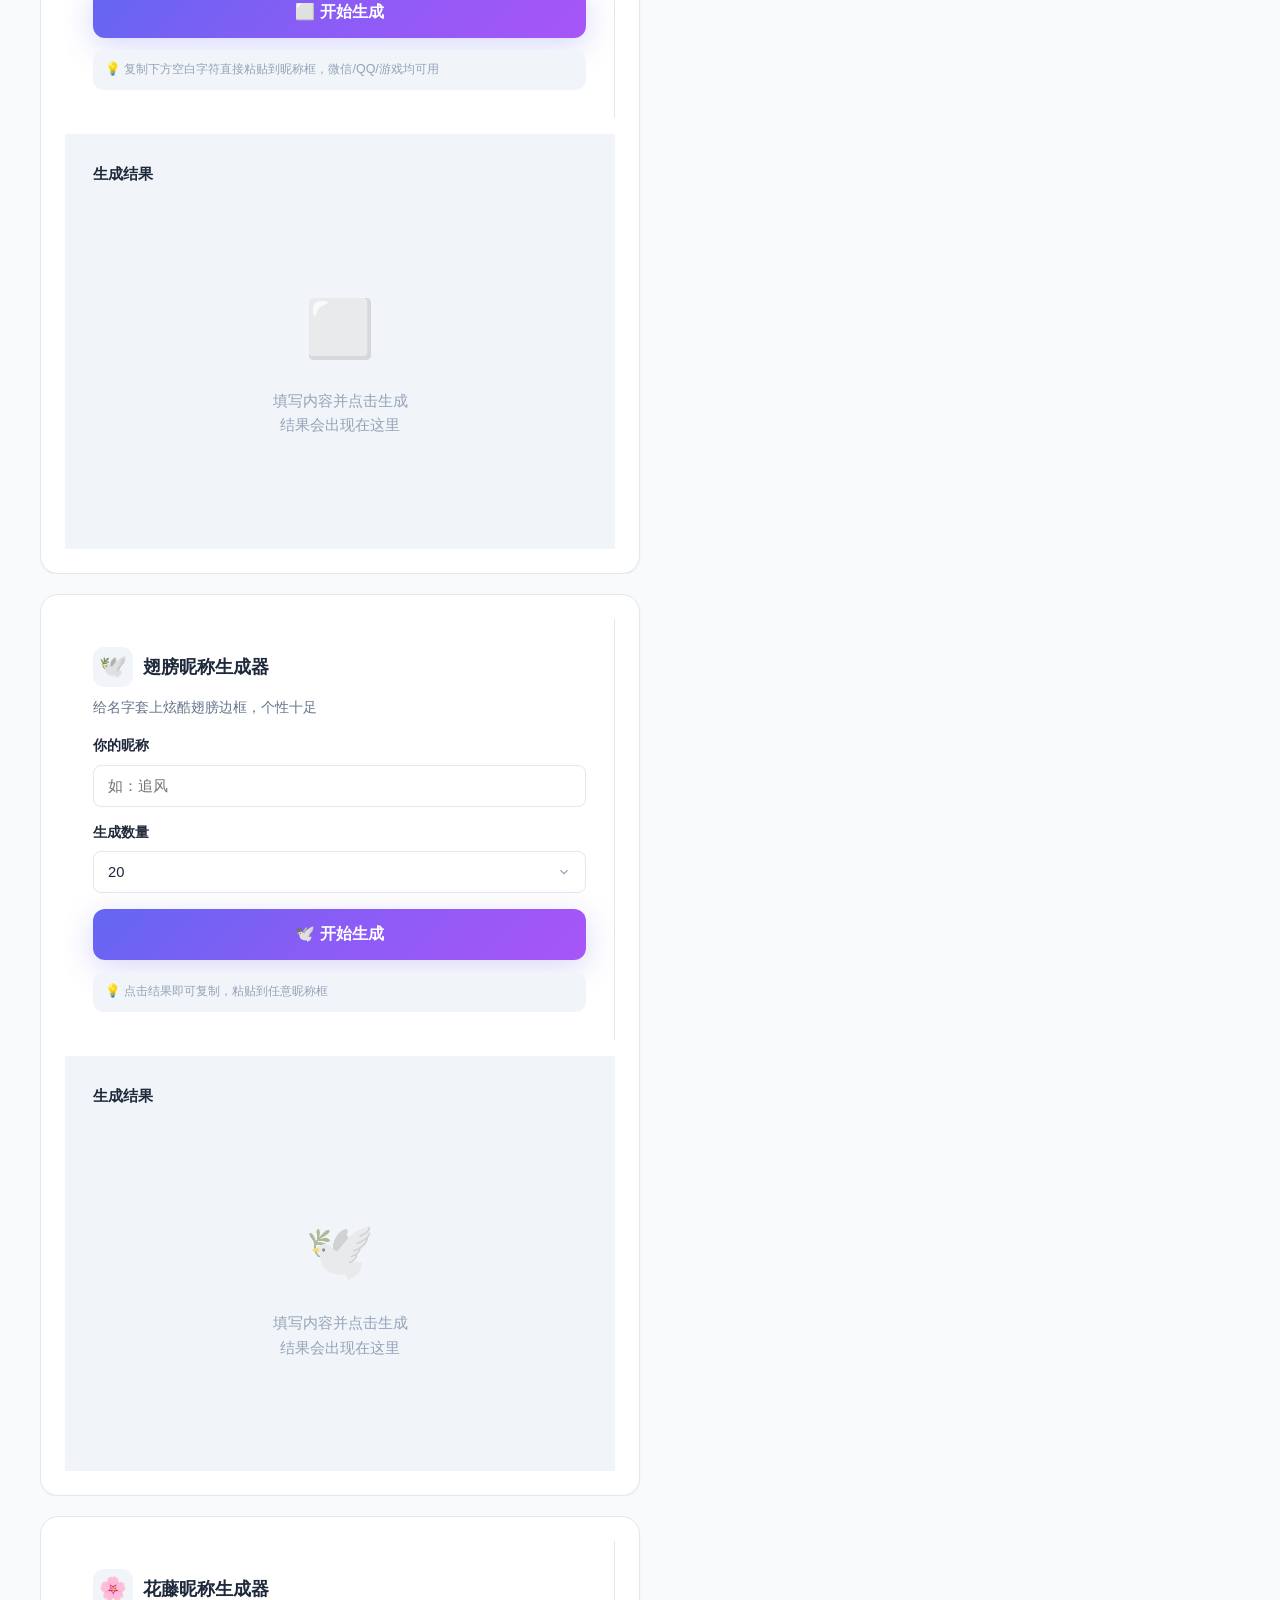
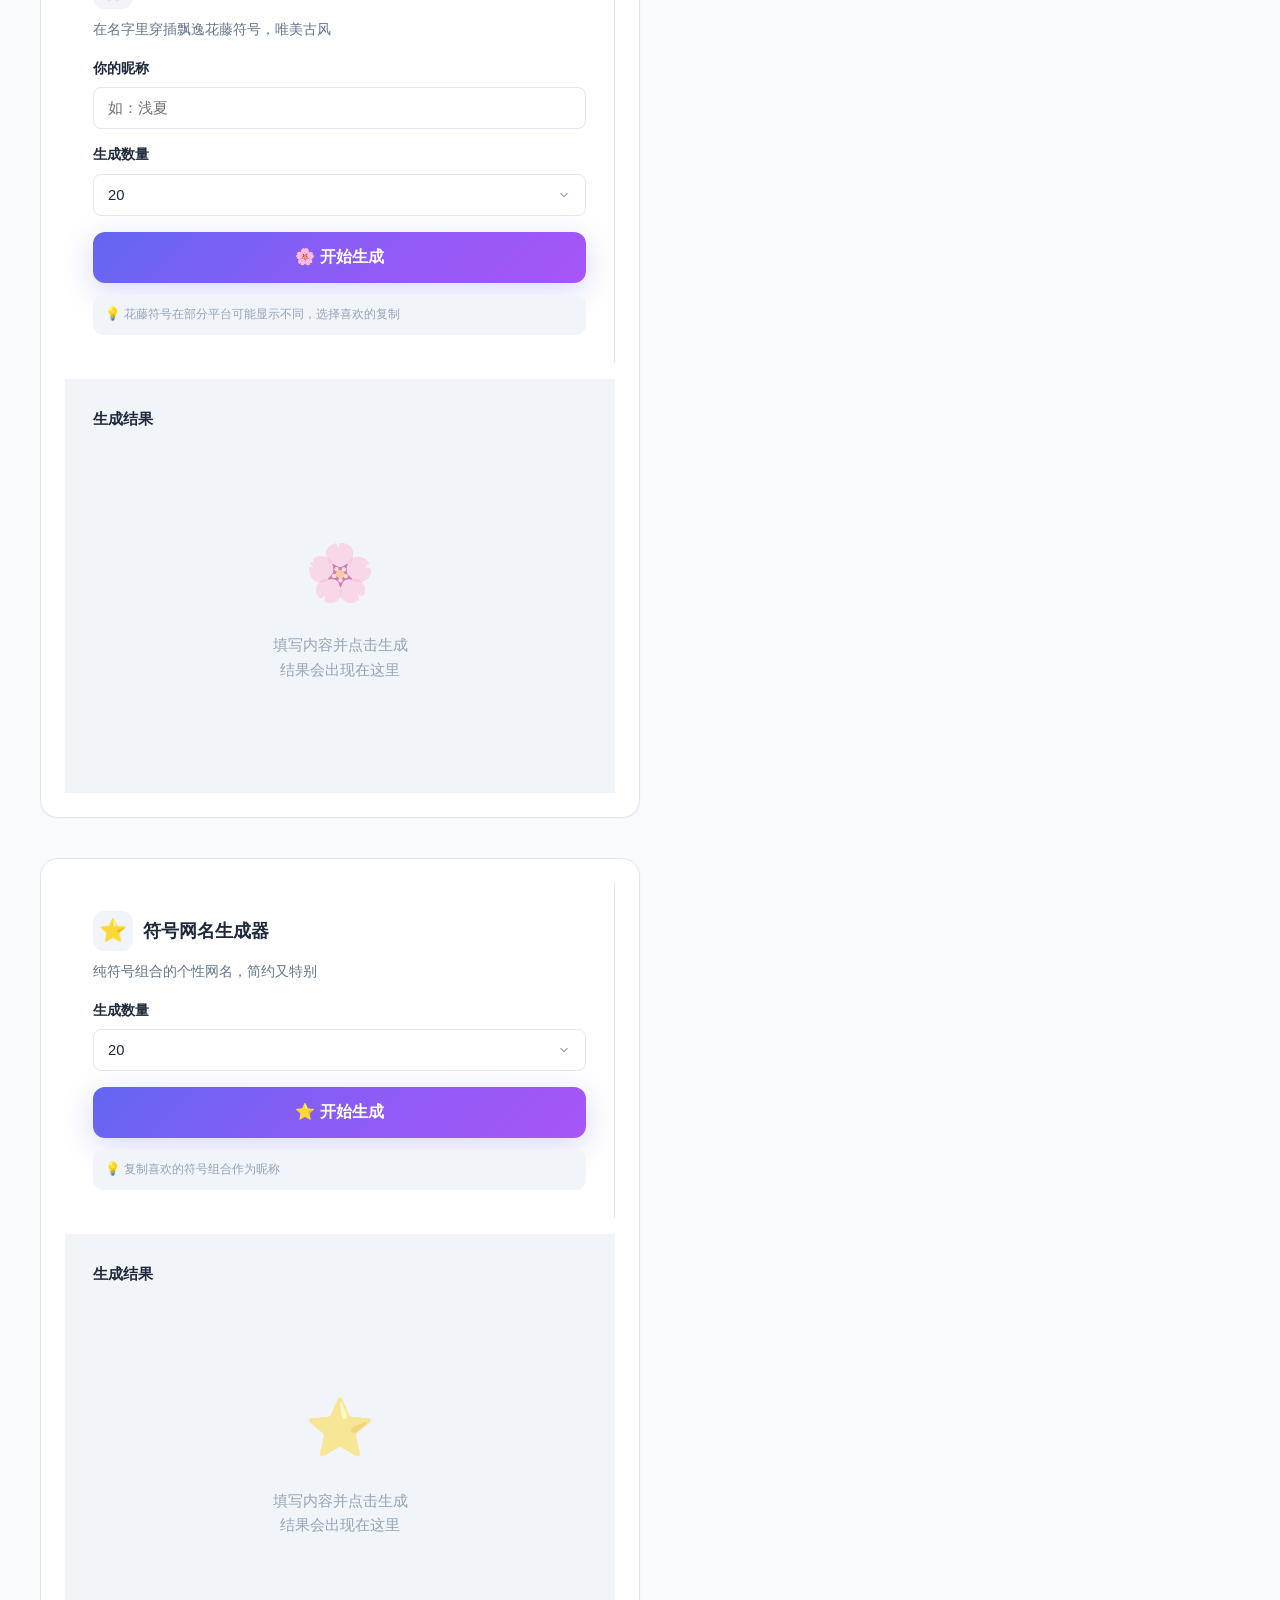
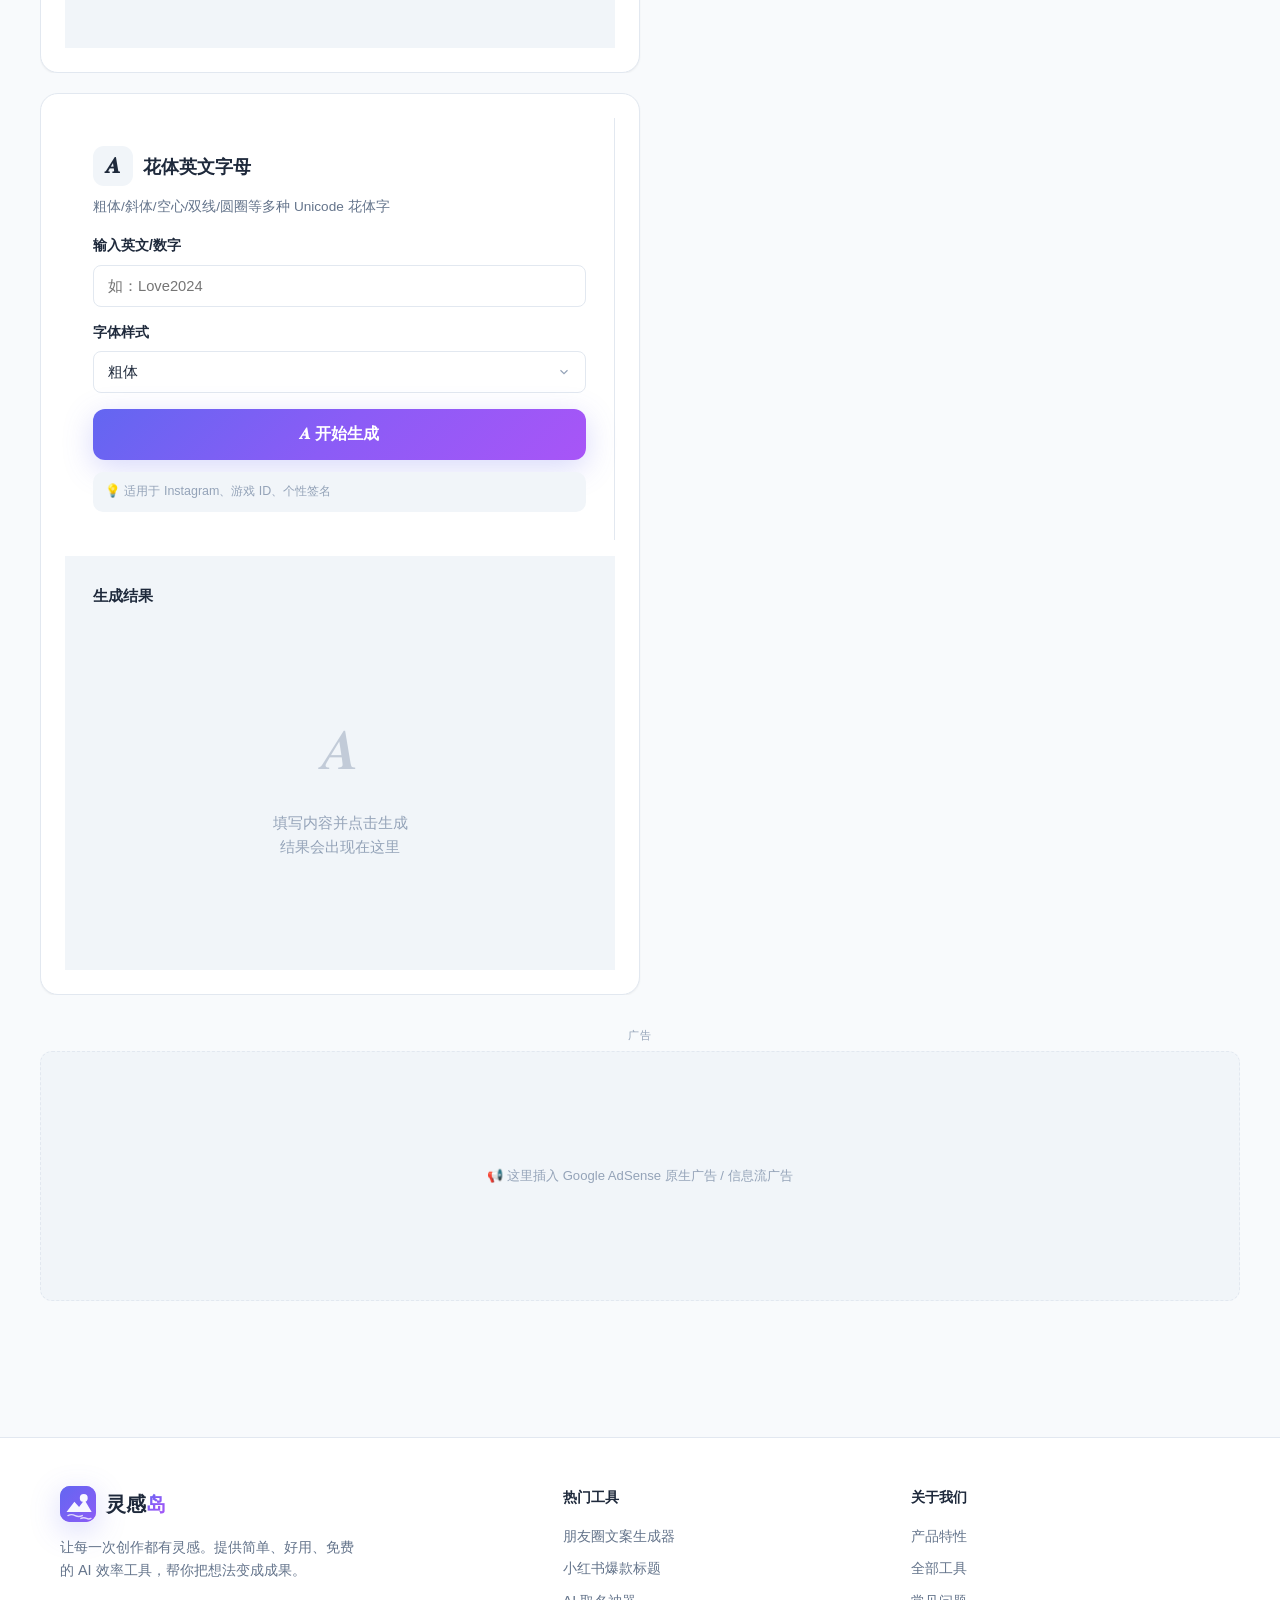
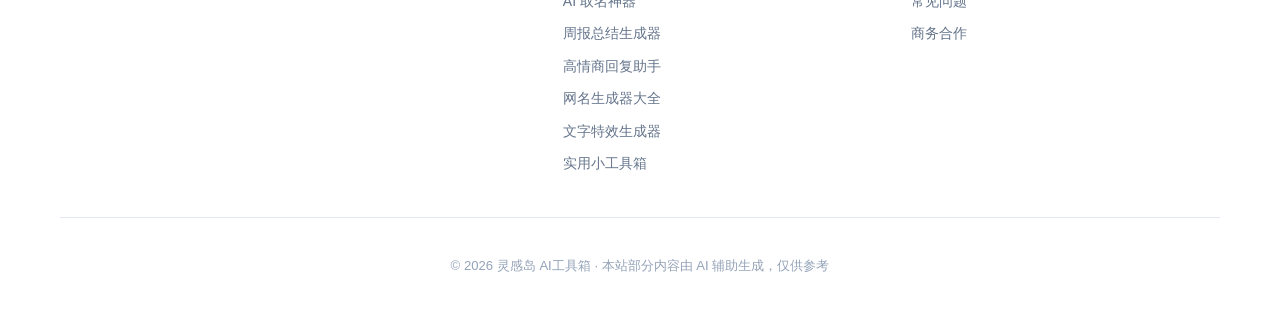
<file: tools/nickname.html>
<!DOCTYPE html>
<html lang="zh-CN">
<head>
  <meta charset="UTF-8">
  <meta name="viewport" content="width=device-width, initial-scale=1.0">
  <title>网名生成器大全 - 空白名/重复名/翅膀/花藤昵称 | 灵感岛</title>
  <meta name="description" content="免费网名生成工具箱：王者荣耀重复名、空白昵称、翅膀昵称、花藤昵称、花样字体、符号网名、花体英文字母，花样无限，一键复制。">
  <meta name="keywords" content="网名生成器,空白名,重复名,王者荣耀重复名,翅膀昵称,花藤昵称,花样字体,符号网名,花体字">
  <link rel="canonical" href="/tools/nickname.html">
  <link rel="stylesheet" href="/assets/css/style.css?v=20261116c">
  <script type="application/ld+json">
  {"@context":"https://schema.org","@type":"SoftwareApplication","name":"网名生成器大全","applicationCategory":"UtilitiesApplication","operatingSystem":"Web","offers":{"@type":"Offer","price":"0"}}
  </script>
</head>
<body data-tool="nickname">
  <header class="site-header" id="siteHeader"></header>

  <main class="main-content tool-page container">
    <div class="breadcrumb">
      <a href="/index.html">首页</a><span>›</span><span>网名生成器大全</span>
    </div>

    <div class="tool-header">
      <div class="tool-header-icon" data-icon="nickname" data-size="64" data-radius="18"></div>
      <h1>网名生成器大全</h1>
      <p>空白名、重复名、翅膀、花藤、花体字……一次性集齐所有个性网名工具</p>
    </div>

    <nav class="lab-tabs">
      <a href="/tools/nickname.html" class="lab-tab active">🎮 网名昵称</a>
      <a href="/tools/text-effect.html" class="lab-tab">✨ 文字特效</a>
      <a href="/tools/utility.html" class="lab-tab">🔧 实用工具</a>
    </nav>

    <div class="lab-grid" id="labGrid"></div>

    <div class="ad-container">
      <div class="ad-label">广告</div>
      <div class="ad-slot ad-slot-insight">📢 这里插入 Google AdSense 原生广告 / 信息流广告</div>
    </div>
  </main>

  <footer class="site-footer" id="siteFooter"></footer>

  <script src="/assets/js/icons.js?v=20261116c"></script>
  <script src="/assets/js/common.js?v=20261116c"></script>
  <script src="/assets/js/text-engine.js?v=20261116c"></script>
  <script src="/assets/js/text-lab.js?v=20261116c"></script>
  <script>
    const TOOL_IDS = ['repeat-name','blank-name','wing-name','vine-name','fancy-pattern','symbol-name','fancy-font'];
    document.addEventListener('DOMContentLoaded', function() {
      const grid = document.getElementById('labGrid');
      // 为每个工具创建 host 容器并初始化
      TOOL_IDS.forEach(id => {
        const host = document.createElement('div');
        host.id = 'labHost_' + id;
        host.className = 'lab-tool-wide';
        grid.appendChild(host);
      });
      TextLab.init(TOOL_IDS);
      if (window.paintIcons) window.paintIcons(document);
    });
  </script>
</body>
</html>
</file>
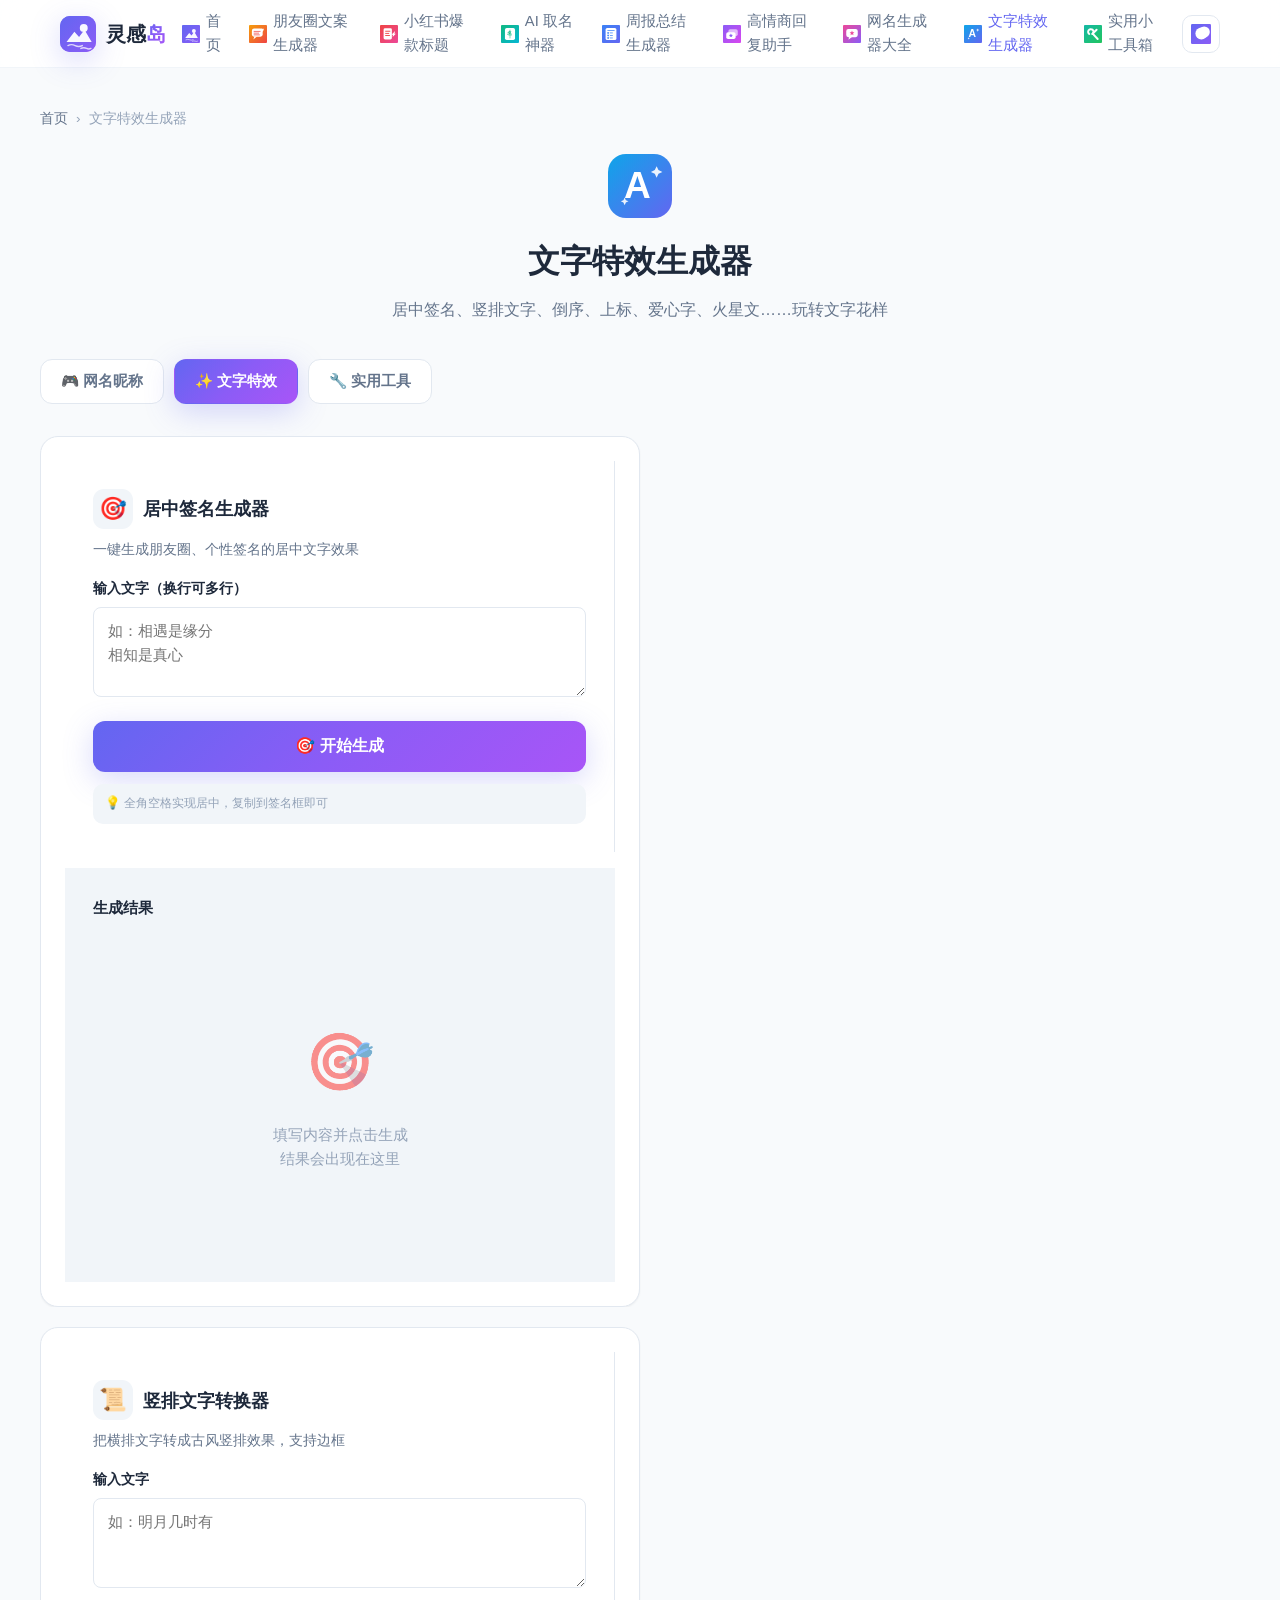
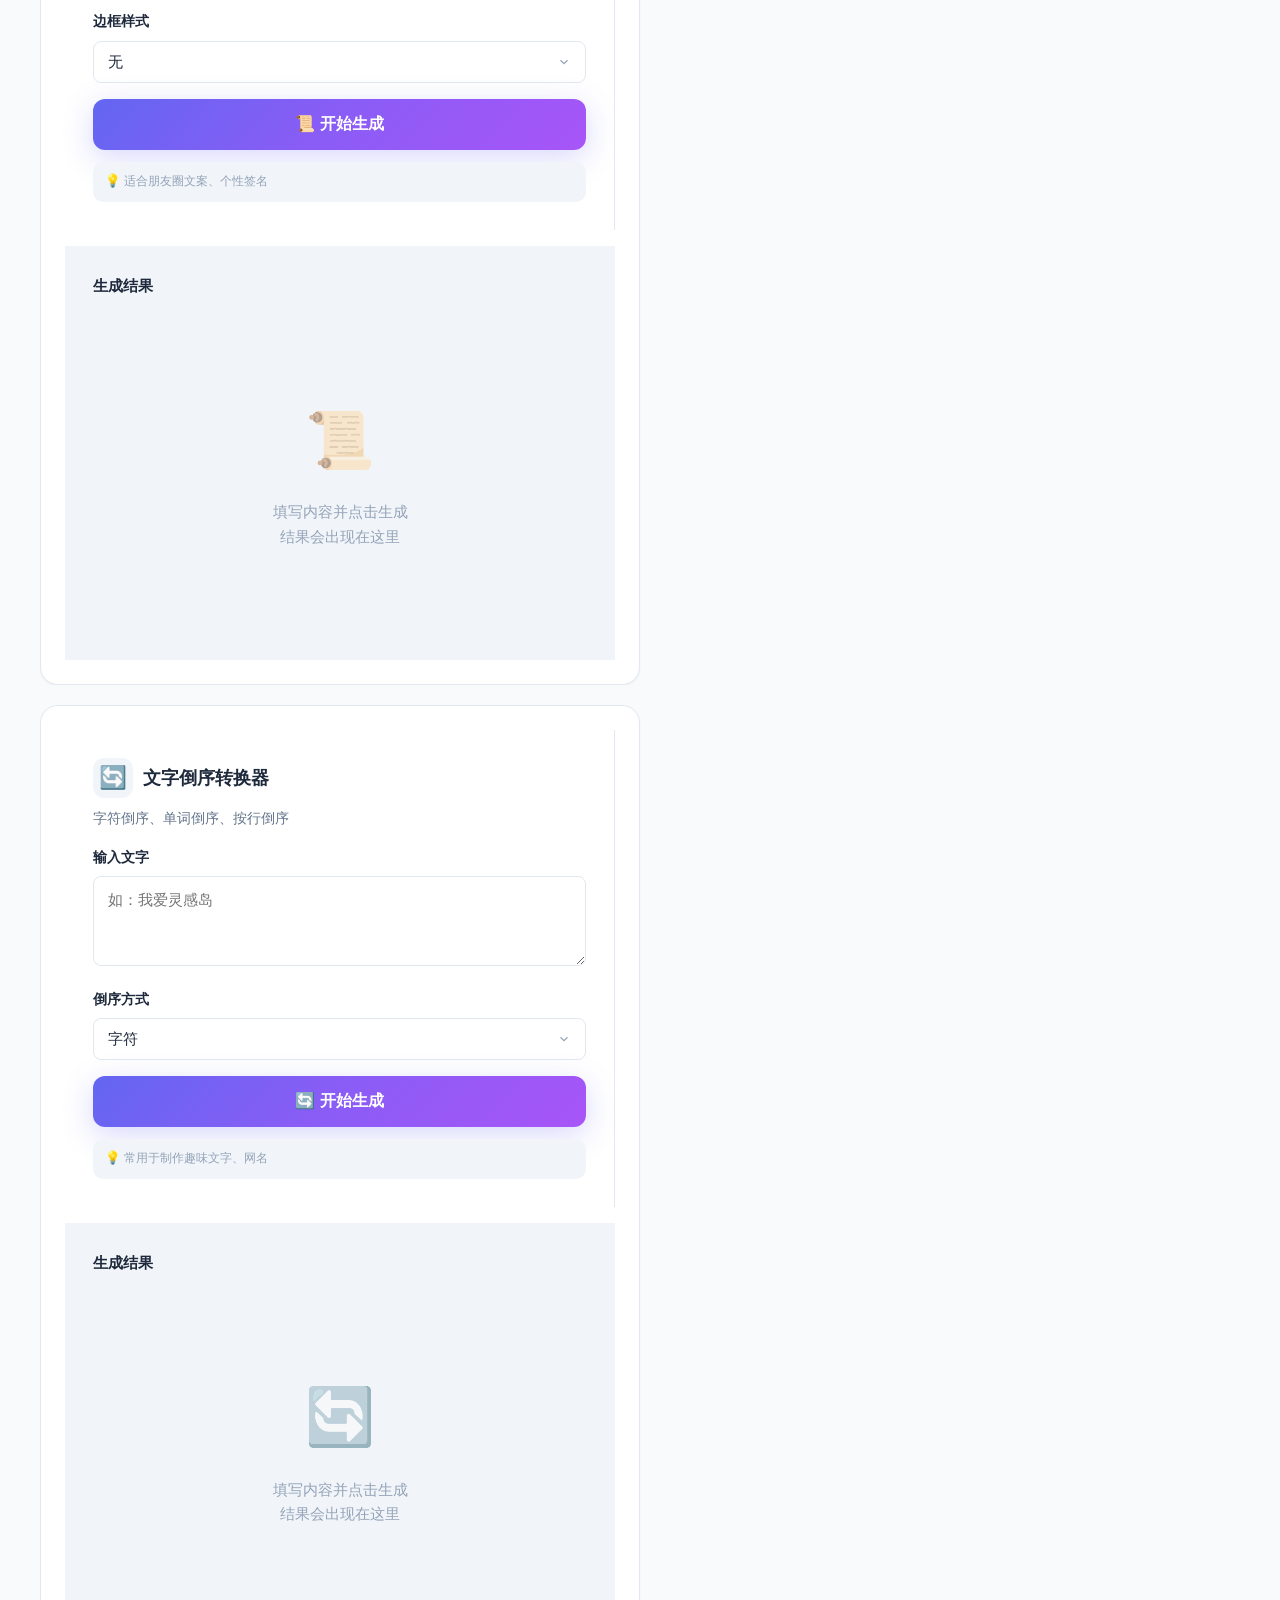
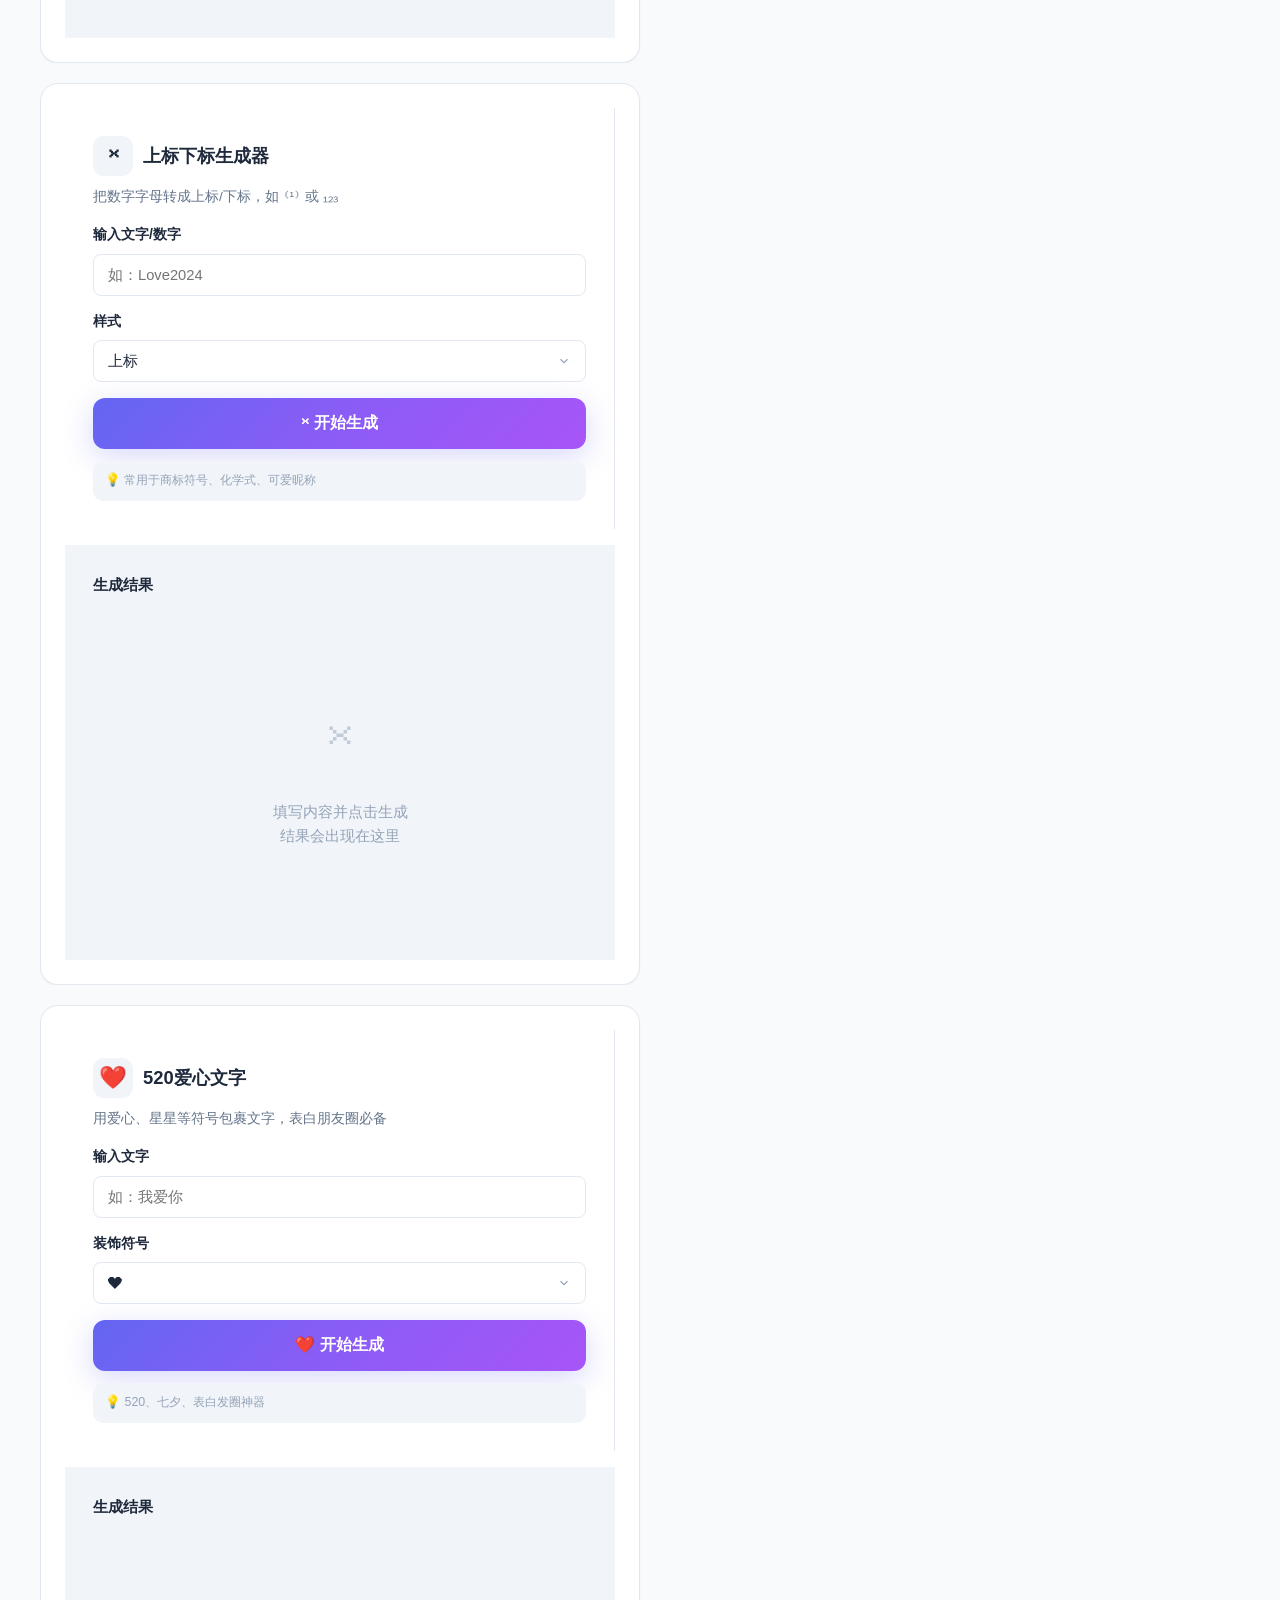
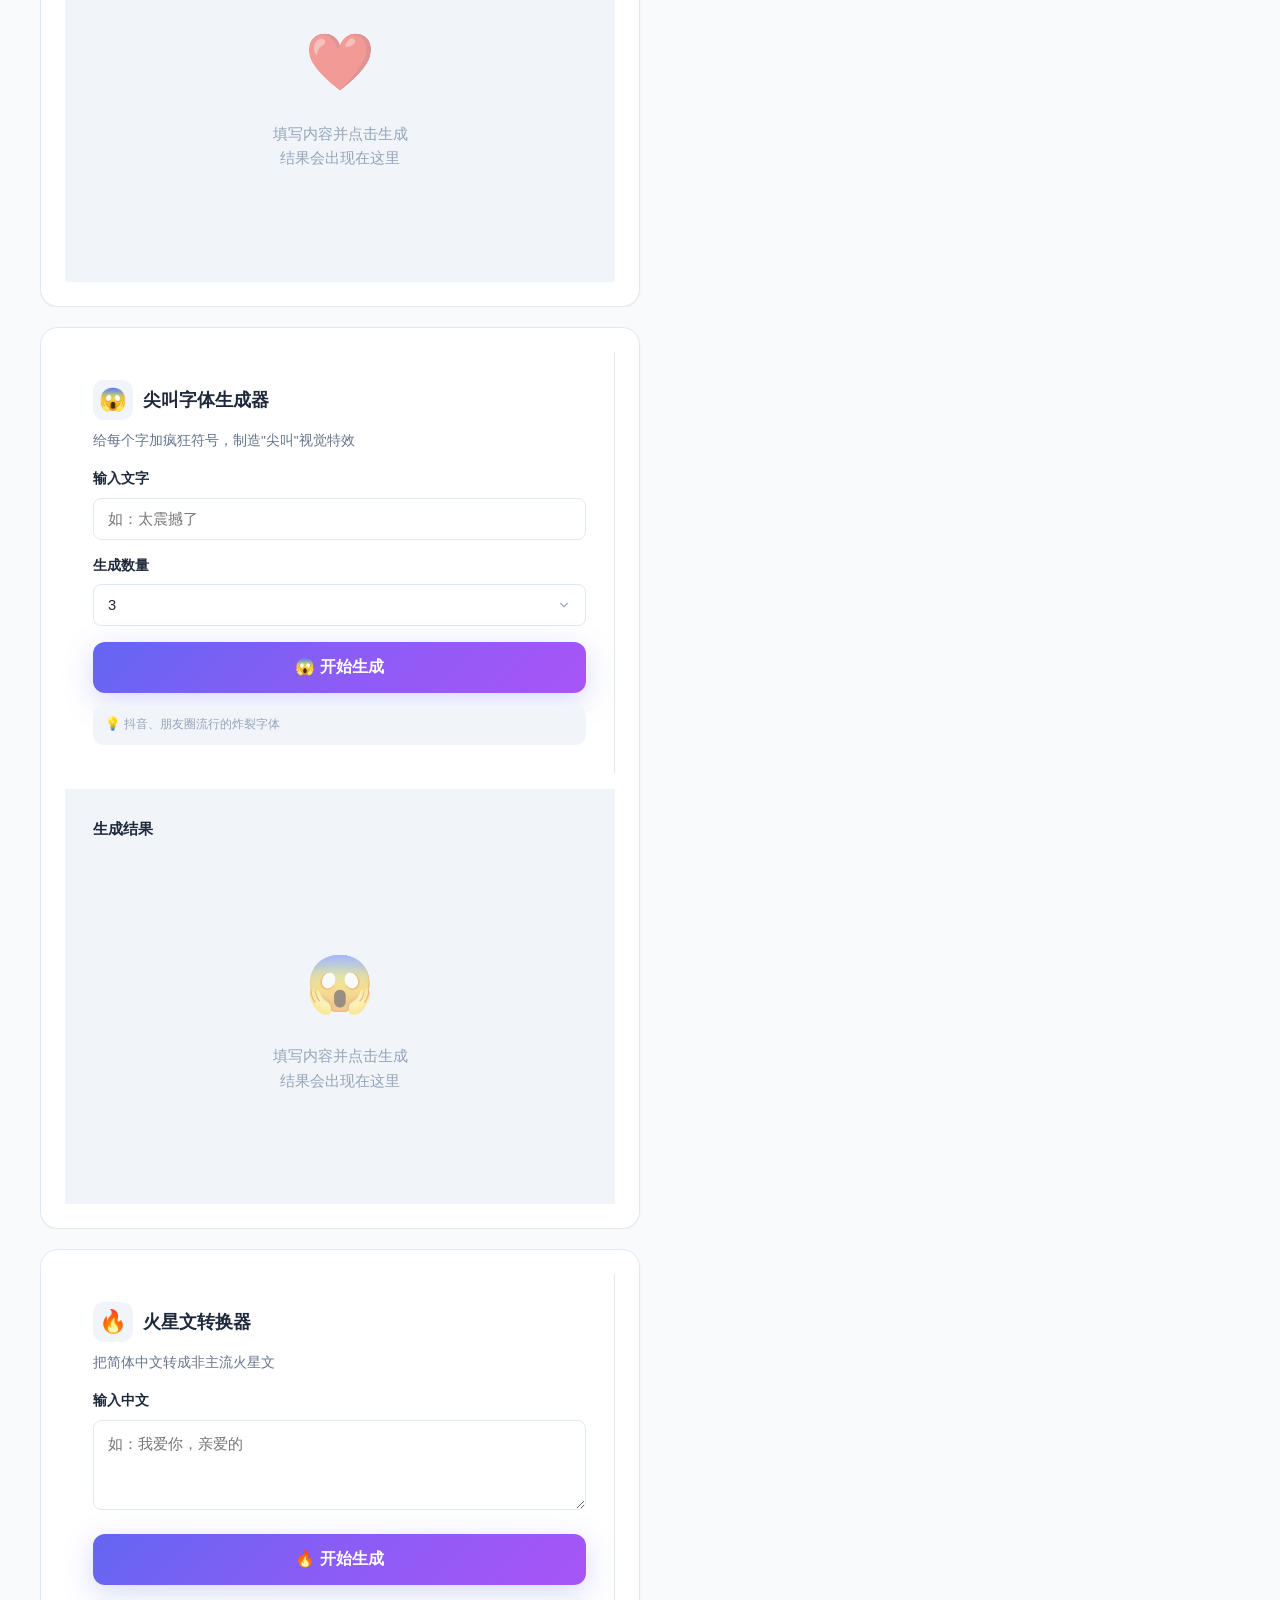
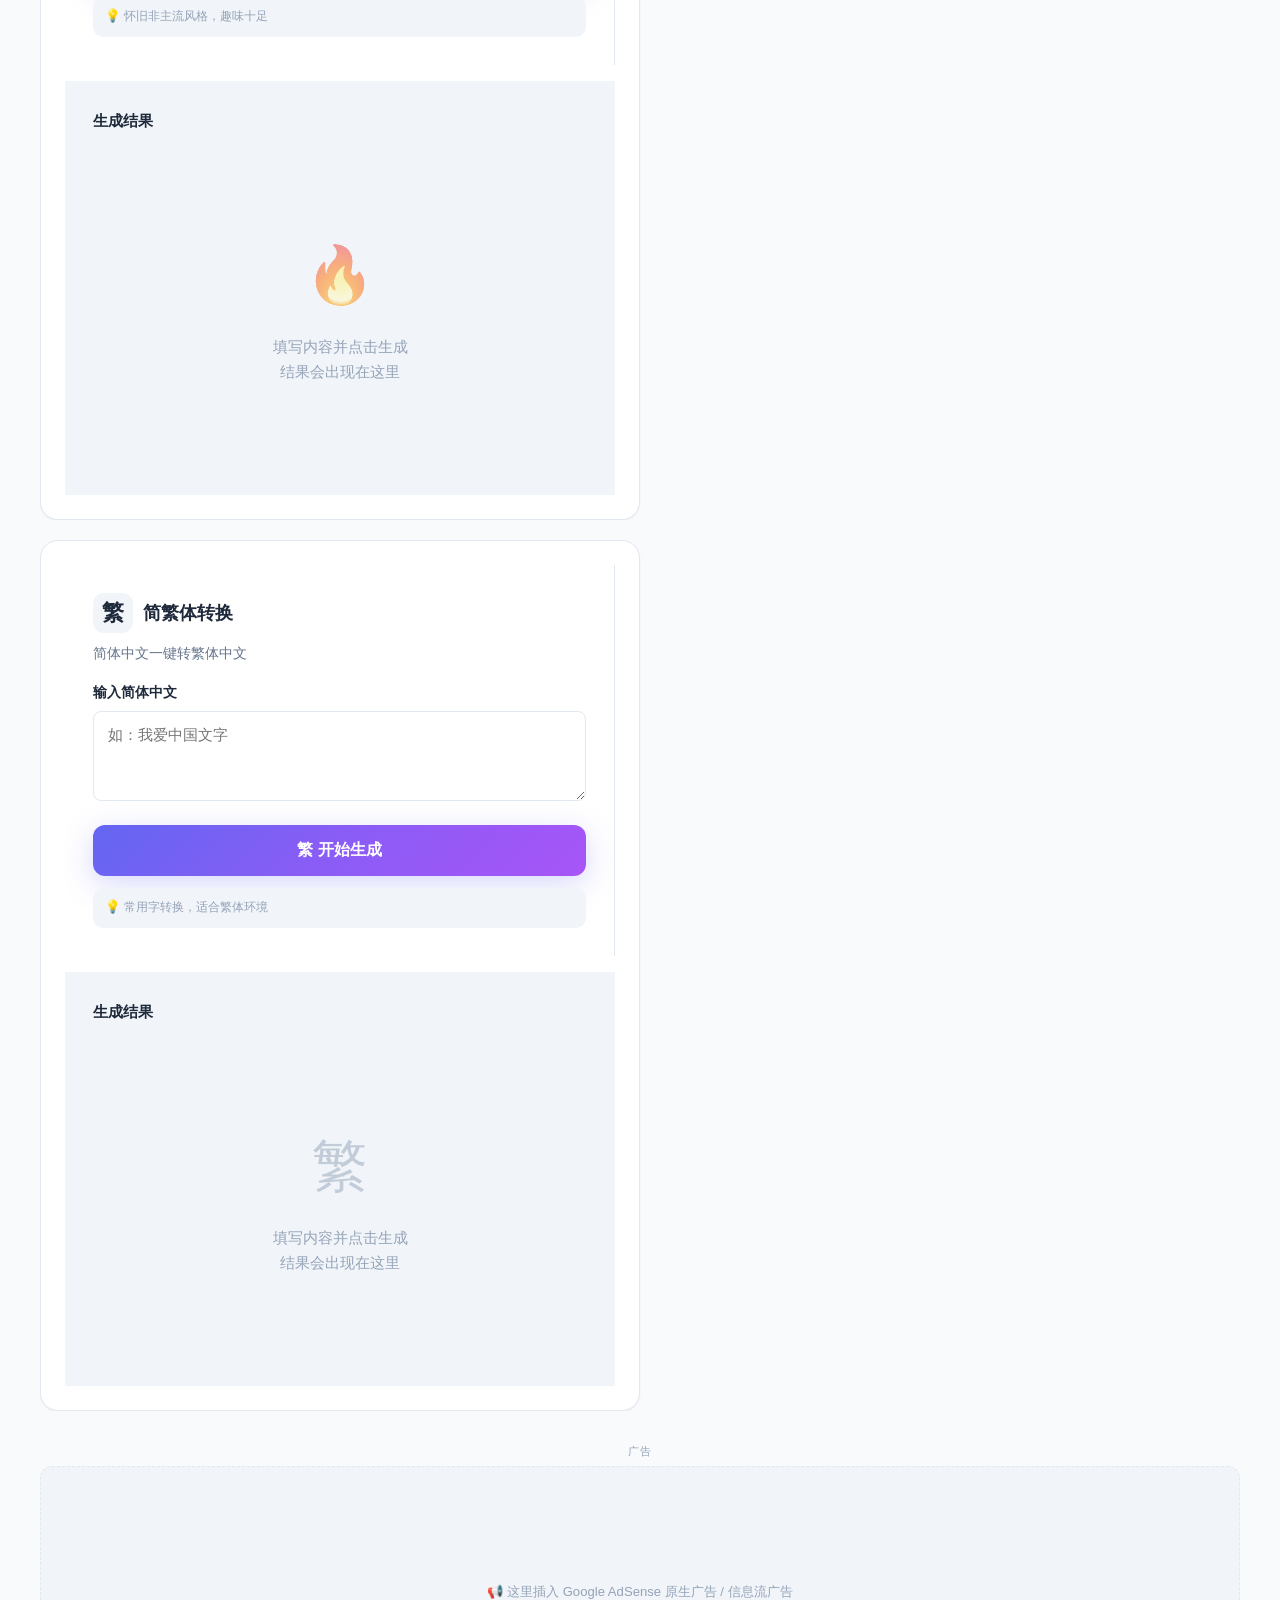
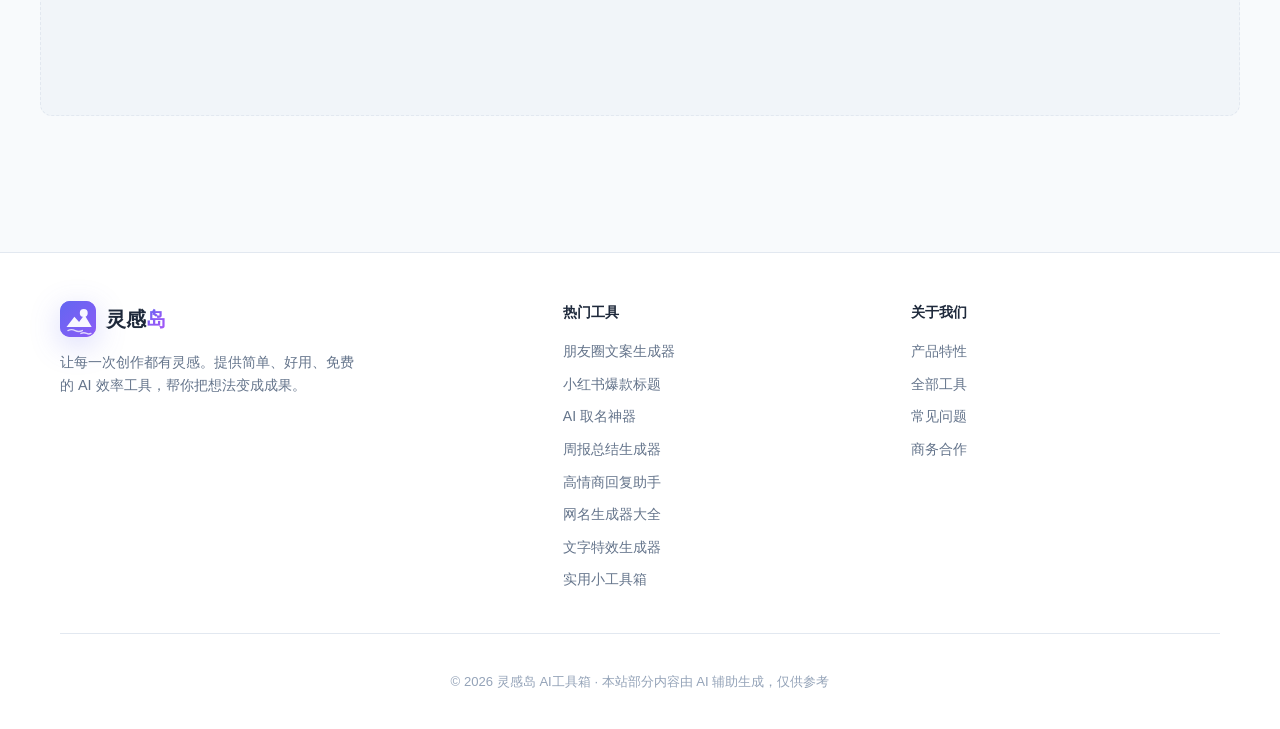
<file: tools/text-effect.html>
<!DOCTYPE html>
<html lang="zh-CN">
<head>
  <meta charset="UTF-8">
  <meta name="viewport" content="width=device-width, initial-scale=1.0">
  <title>文字特效生成器 - 居中签名/竖排/倒序/花体字 | 灵感岛</title>
  <meta name="description" content="免费文字特效工具箱：居中签名、竖排文字、文字倒序、上标下标、520爱心文字、尖叫字体、火星文、简繁转换，一键生成。">
  <meta name="keywords" content="文字特效,居中签名,竖排文字,文字倒序,上标下标,520爱心文字,尖叫字体,火星文,繁体转换">
  <link rel="canonical" href="/tools/text-effect.html">
  <link rel="stylesheet" href="/assets/css/style.css?v=20261116c">
  <script type="application/ld+json">
  {"@context":"https://schema.org","@type":"SoftwareApplication","name":"文字特效生成器","applicationCategory":"UtilitiesApplication","operatingSystem":"Web","offers":{"@type":"Offer","price":"0"}}
  </script>
</head>
<body data-tool="text-effect">
  <header class="site-header" id="siteHeader"></header>

  <main class="main-content tool-page container">
    <div class="breadcrumb">
      <a href="/index.html">首页</a><span>›</span><span>文字特效生成器</span>
    </div>

    <div class="tool-header">
      <div class="tool-header-icon" data-icon="text-effect" data-size="64" data-radius="18"></div>
      <h1>文字特效生成器</h1>
      <p>居中签名、竖排文字、倒序、上标、爱心字、火星文……玩转文字花样</p>
    </div>

    <nav class="lab-tabs">
      <a href="/tools/nickname.html" class="lab-tab">🎮 网名昵称</a>
      <a href="/tools/text-effect.html" class="lab-tab active">✨ 文字特效</a>
      <a href="/tools/utility.html" class="lab-tab">🔧 实用工具</a>
    </nav>

    <div class="lab-grid" id="labGrid"></div>

    <div class="ad-container">
      <div class="ad-label">广告</div>
      <div class="ad-slot ad-slot-insight">📢 这里插入 Google AdSense 原生广告 / 信息流广告</div>
    </div>
  </main>

  <footer class="site-footer" id="siteFooter"></footer>

  <script src="/assets/js/icons.js?v=20261116c"></script>
  <script src="/assets/js/common.js?v=20261116c"></script>
  <script src="/assets/js/text-engine.js?v=20261116c"></script>
  <script src="/assets/js/text-lab.js?v=20261116c"></script>
  <script>
    const TOOL_IDS = ['center-sign','vertical-text','reverse-text','sup-text','love-text','scream-text','mars-text','traditional'];
    document.addEventListener('DOMContentLoaded', function() {
      const grid = document.getElementById('labGrid');
      // 为每个工具创建 host 容器并初始化
      TOOL_IDS.forEach(id => {
        const host = document.createElement('div');
        host.id = 'labHost_' + id;
        host.className = 'lab-tool-wide';
        grid.appendChild(host);
      });
      TextLab.init(TOOL_IDS);
      if (window.paintIcons) window.paintIcons(document);
    });
  </script>
</body>
</html>
</file>
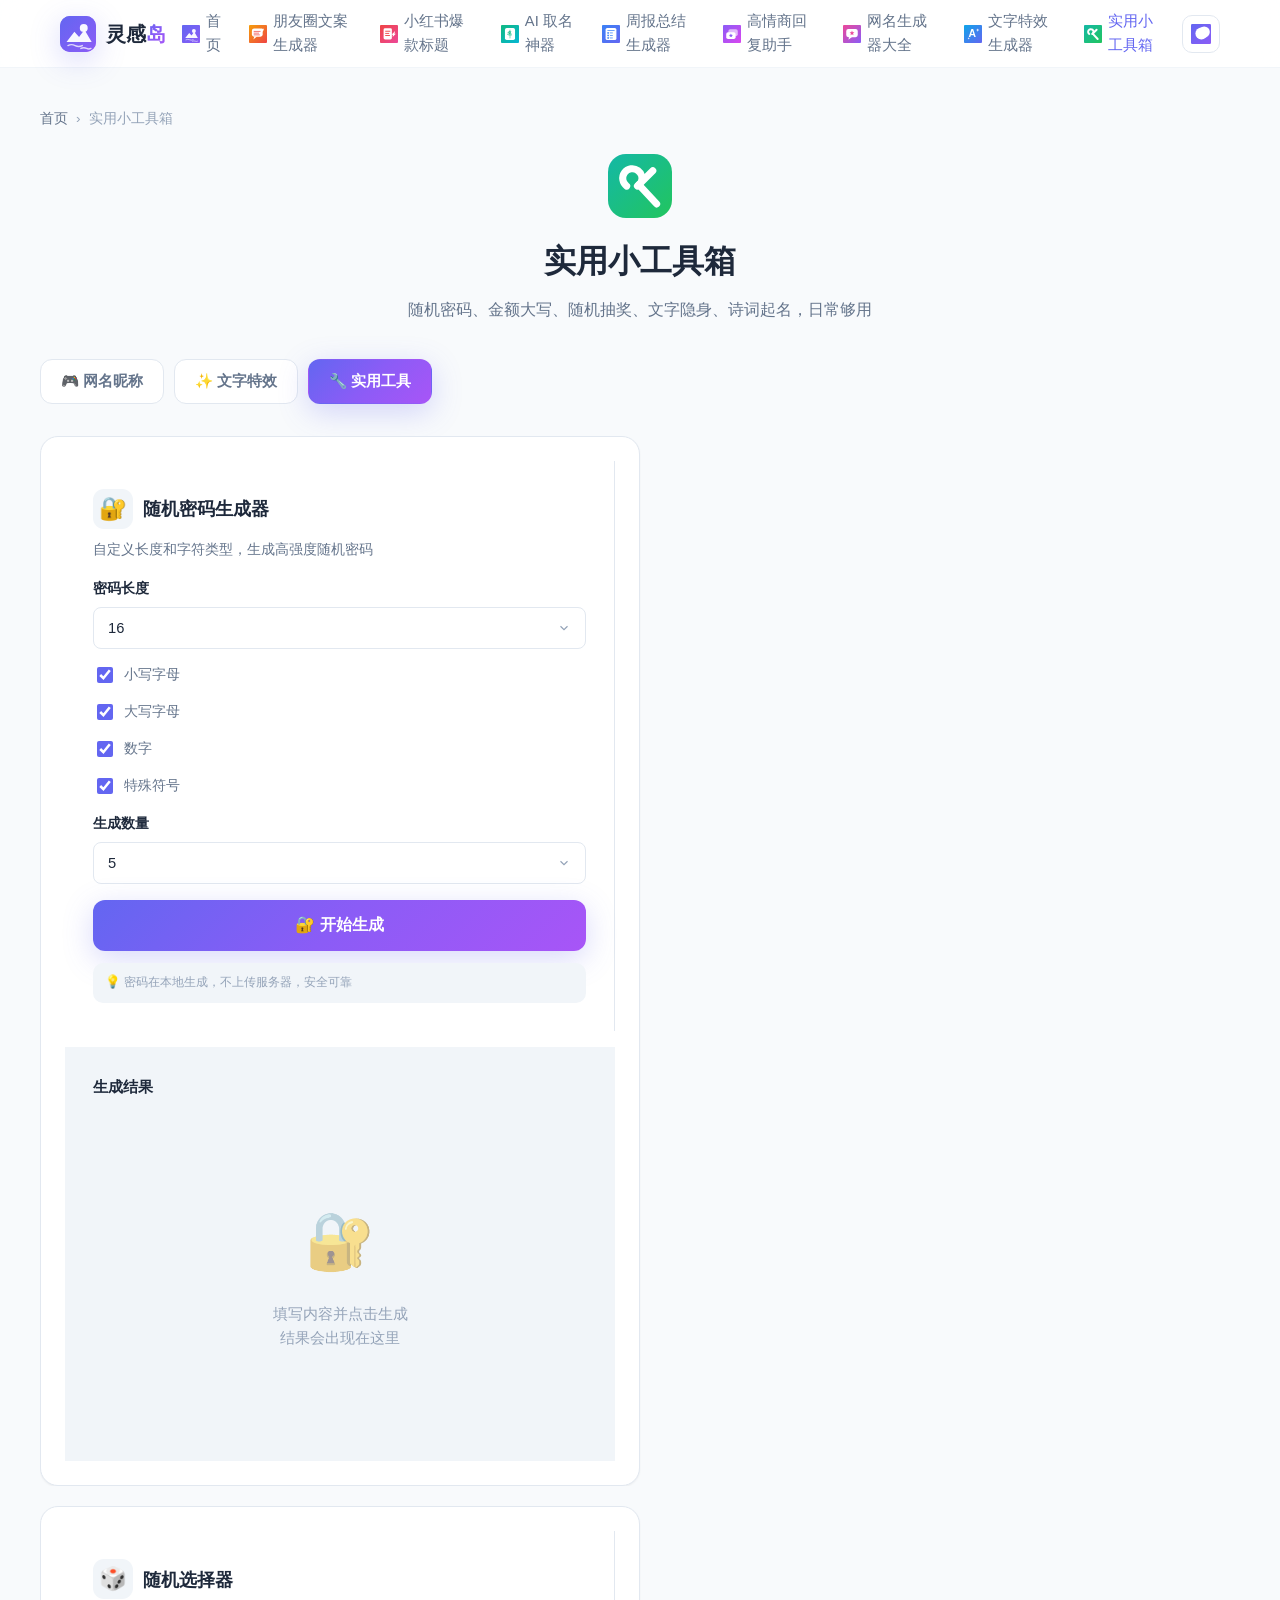
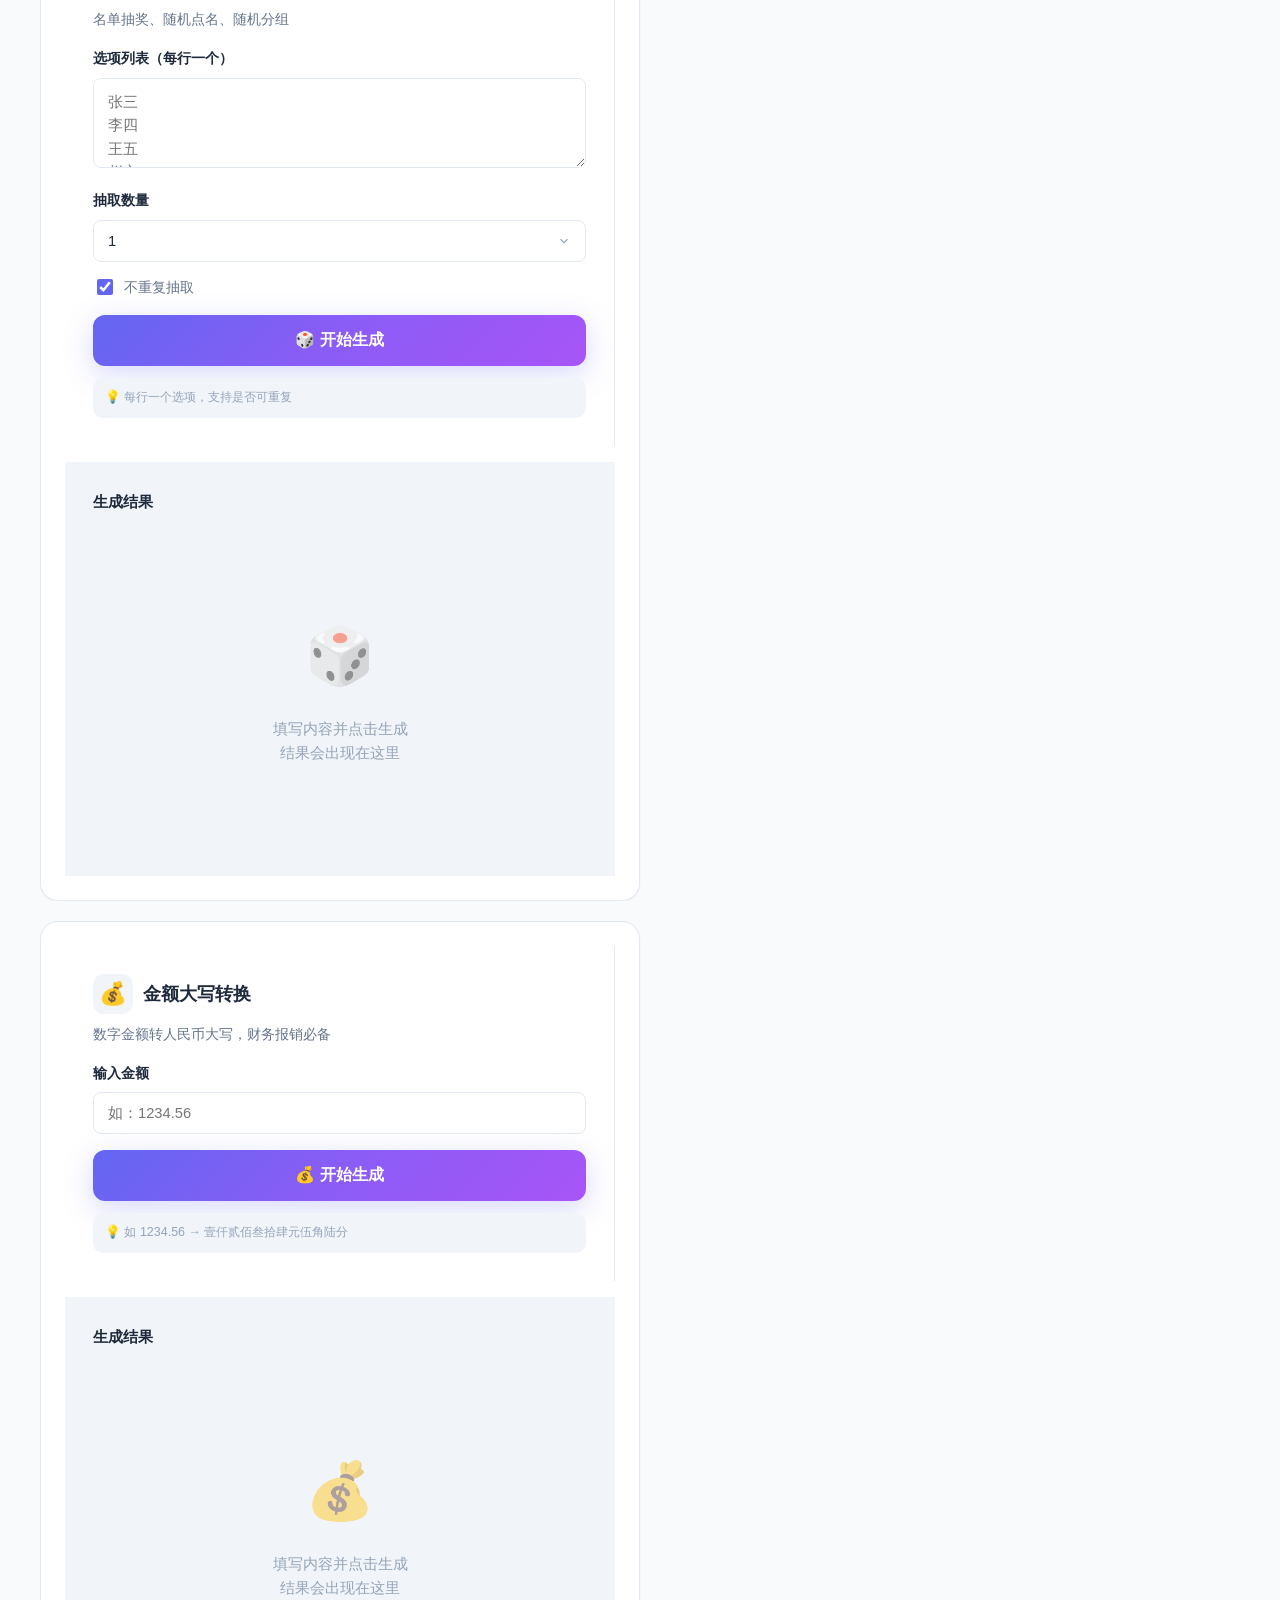
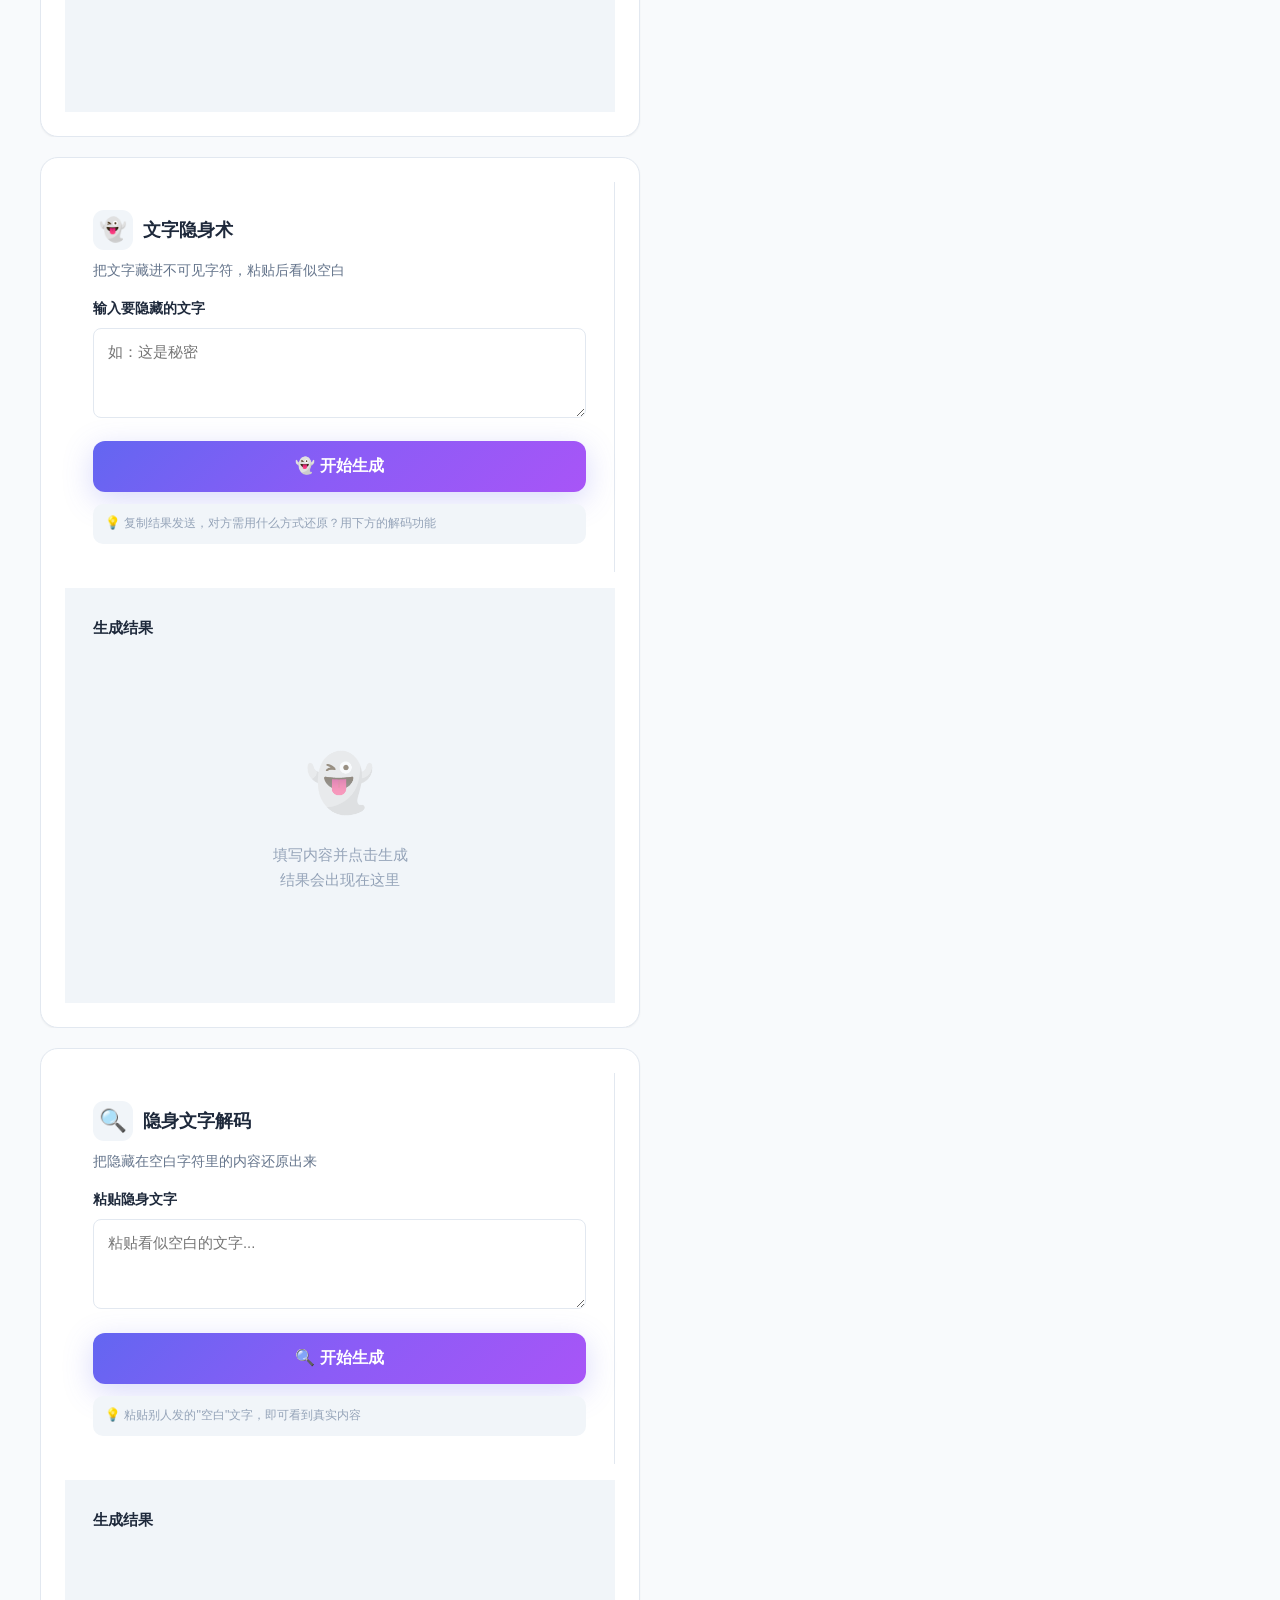
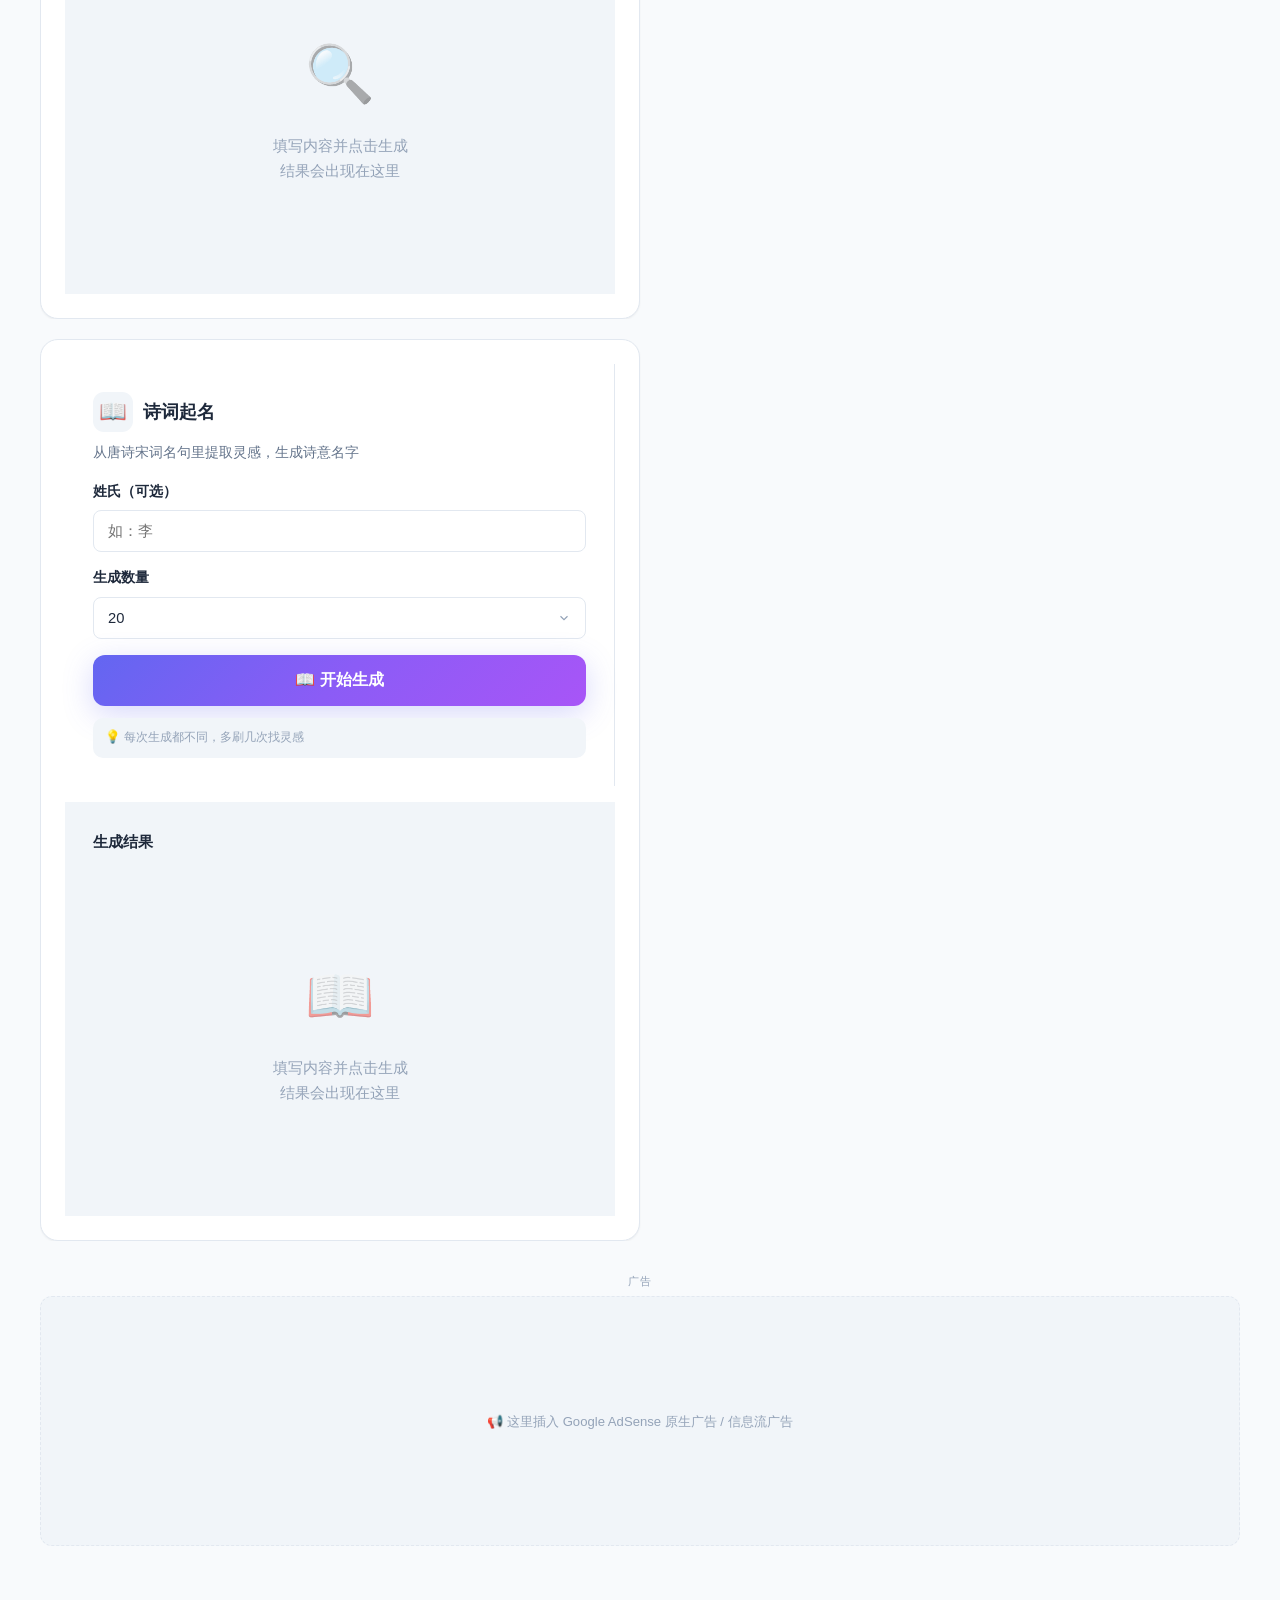
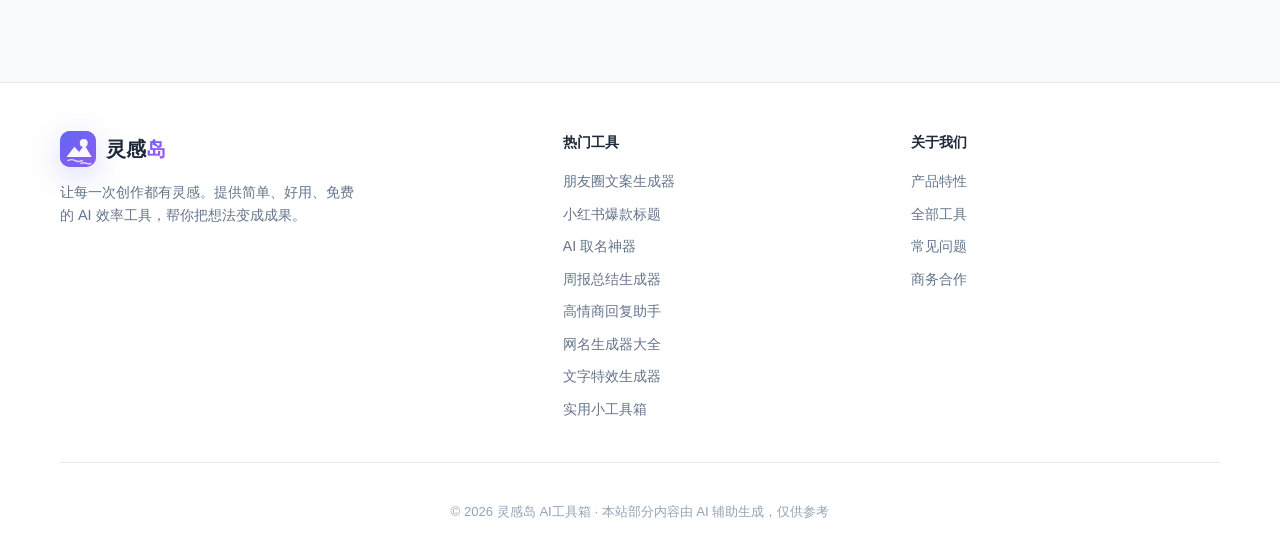
<file: tools/utility.html>
<!DOCTYPE html>
<html lang="zh-CN">
<head>
  <meta charset="UTF-8">
  <meta name="viewport" content="width=device-width, initial-scale=1.0">
  <title>实用小工具箱 - 随机密码/金额大写/随机选择 | 灵感岛</title>
  <meta name="description" content="免费在线实用小工具：随机密码生成器、人民币金额大写、随机选择器抽奖点名、文字隐身加密、诗词起名，纯本地运行。">
  <meta name="keywords" content="随机密码生成器,金额大写,人民币大写,随机选择器,抽奖工具,文字隐身,隐身文字解码,诗词起名">
  <link rel="canonical" href="/tools/utility.html">
  <link rel="stylesheet" href="/assets/css/style.css?v=20261116c">
  <script type="application/ld+json">
  {"@context":"https://schema.org","@type":"SoftwareApplication","name":"实用小工具箱","applicationCategory":"UtilitiesApplication","operatingSystem":"Web","offers":{"@type":"Offer","price":"0"}}
  </script>
</head>
<body data-tool="utility">
  <header class="site-header" id="siteHeader"></header>

  <main class="main-content tool-page container">
    <div class="breadcrumb">
      <a href="/index.html">首页</a><span>›</span><span>实用小工具箱</span>
    </div>

    <div class="tool-header">
      <div class="tool-header-icon" data-icon="utility" data-size="64" data-radius="18"></div>
      <h1>实用小工具箱</h1>
      <p>随机密码、金额大写、随机抽奖、文字隐身、诗词起名，日常够用</p>
    </div>

    <nav class="lab-tabs">
      <a href="/tools/nickname.html" class="lab-tab">🎮 网名昵称</a>
      <a href="/tools/text-effect.html" class="lab-tab">✨ 文字特效</a>
      <a href="/tools/utility.html" class="lab-tab active">🔧 实用工具</a>
    </nav>

    <div class="lab-grid" id="labGrid"></div>

    <div class="ad-container">
      <div class="ad-label">广告</div>
      <div class="ad-slot ad-slot-insight">📢 这里插入 Google AdSense 原生广告 / 信息流广告</div>
    </div>
  </main>

  <footer class="site-footer" id="siteFooter"></footer>

  <script src="/assets/js/icons.js?v=20261116c"></script>
  <script src="/assets/js/common.js?v=20261116c"></script>
  <script src="/assets/js/text-engine.js?v=20261116c"></script>
  <script src="/assets/js/text-lab.js?v=20261116c"></script>
  <script>
    const TOOL_IDS = ['password','random-pick','amount','invisible','invisible-decode','poem-name'];
    document.addEventListener('DOMContentLoaded', function() {
      const grid = document.getElementById('labGrid');
      // 为每个工具创建 host 容器并初始化
      TOOL_IDS.forEach(id => {
        const host = document.createElement('div');
        host.id = 'labHost_' + id;
        host.className = 'lab-tool-wide';
        grid.appendChild(host);
      });
      TextLab.init(TOOL_IDS);
      if (window.paintIcons) window.paintIcons(document);
    });
  </script>
</body>
</html>
</file>
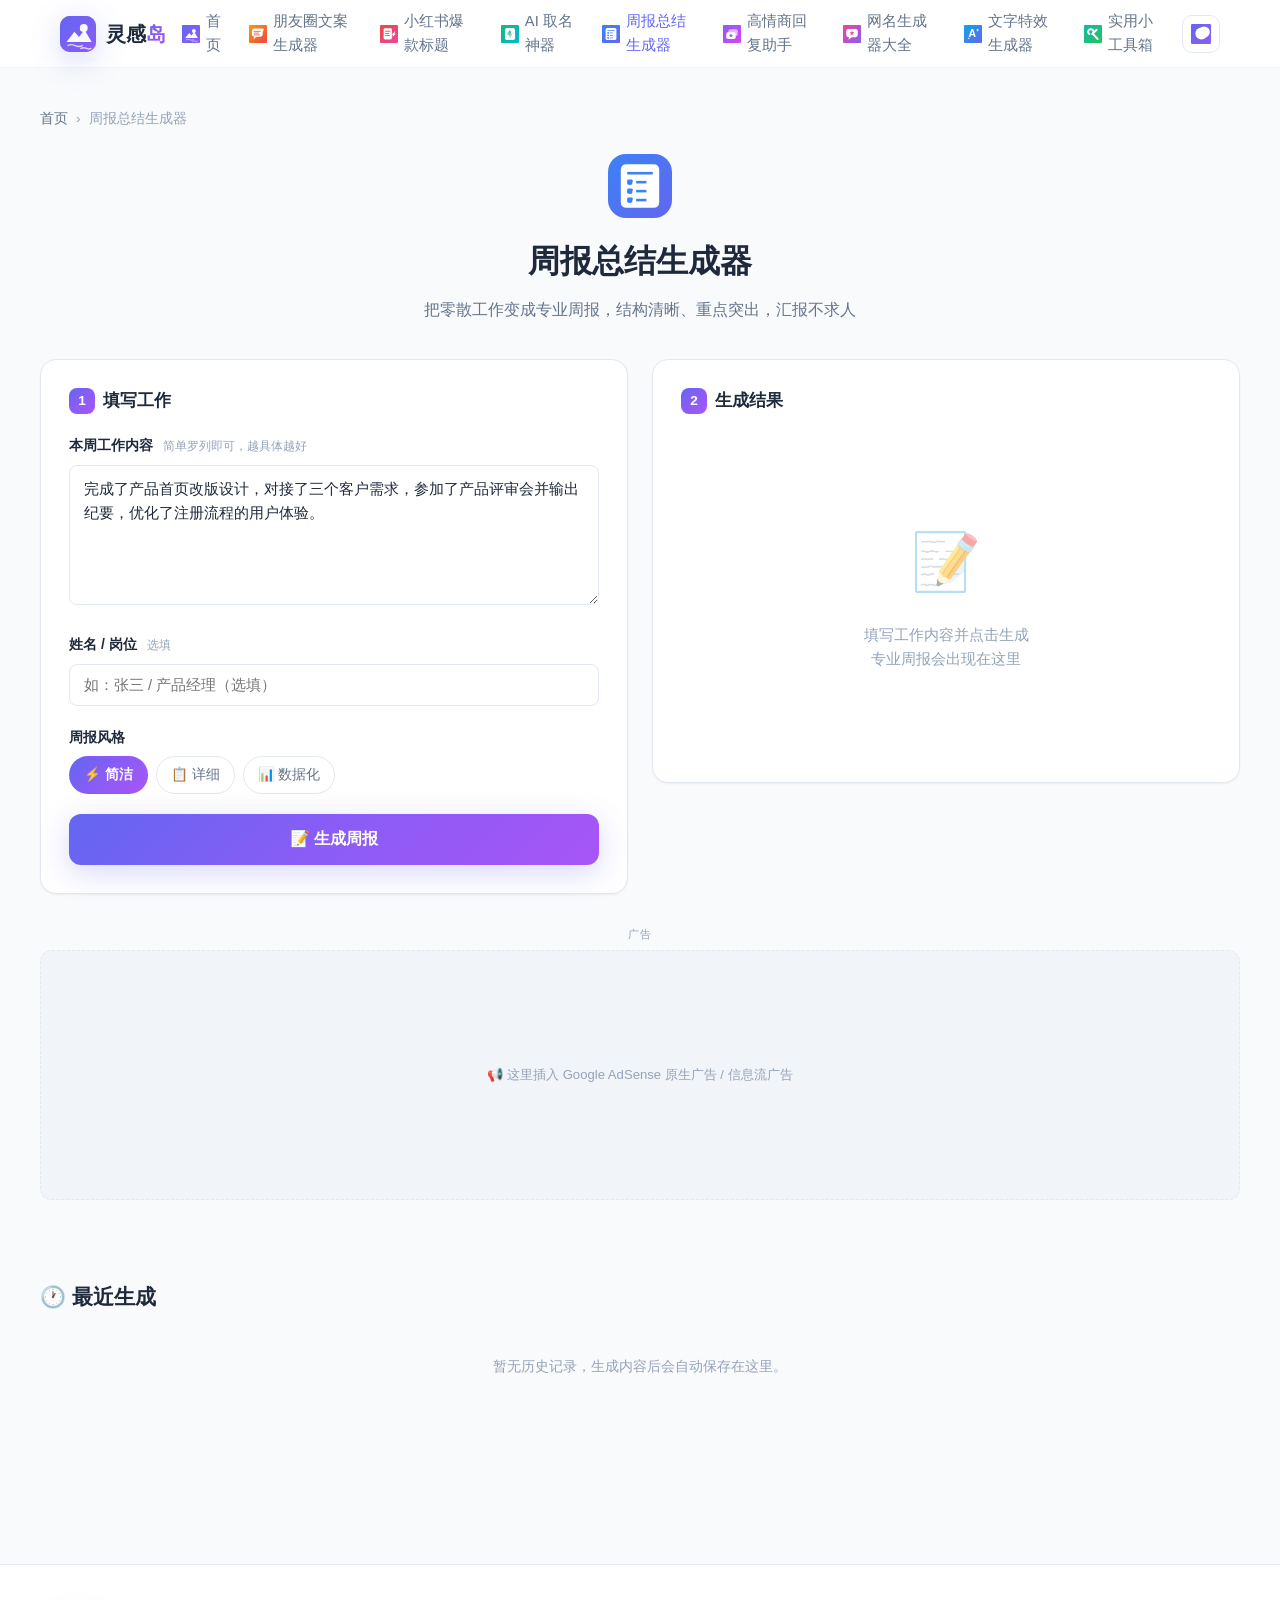
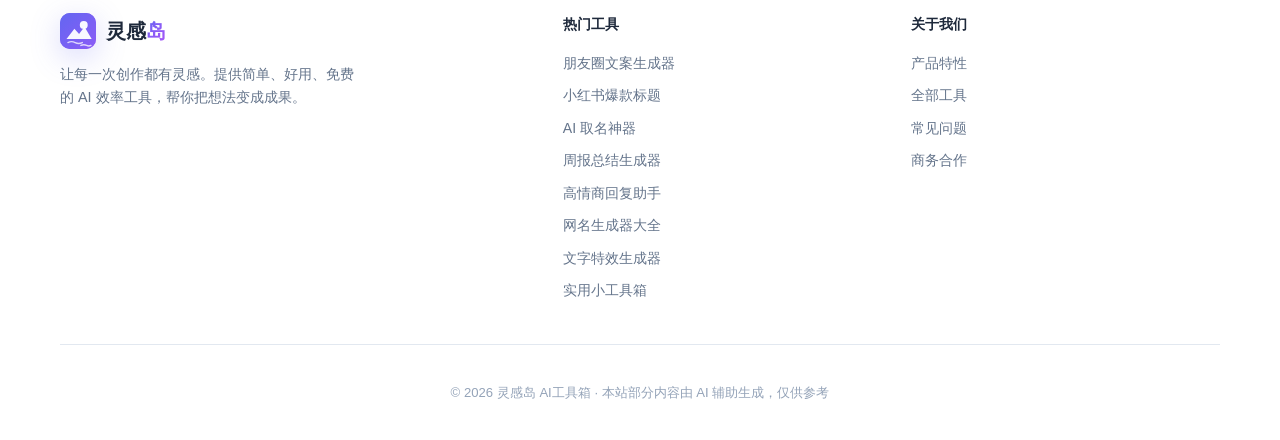
<file: tools/weekly-report.html>
<!DOCTYPE html>
<html lang="zh-CN">
<head>
  <meta charset="UTF-8">
  <meta name="viewport" content="width=device-width, initial-scale=1.0">
  <title>周报总结生成器 - 一键生成专业工作周报 | 灵感岛</title>
  <meta name="description" content="免费周报总结生成器，把零散的工作内容变成结构清晰、重点突出的专业周报，职场汇报不求人。">
  <meta name="keywords" content="周报生成,周报模板,工作总结,工作周报,周报生成器,AI周报">
  <link rel="canonical" href="/tools/weekly-report.html">
  <link rel="stylesheet" href="/assets/css/style.css?v=20261116b">
  <script type="application/ld+json">
  {"@context":"https://schema.org","@type":"SoftwareApplication","name":"周报总结生成器","applicationCategory":"UtilitiesApplication","operatingSystem":"Web","offers":{"@type":"Offer","price":"0"}}
  </script>
</head>
<body data-tool="weekly-report">
  <header class="site-header" id="siteHeader"></header>

  <main class="main-content tool-page container">
    <div class="breadcrumb">
      <a href="/index.html">首页</a><span>›</span><span>周报总结生成器</span>
    </div>

    <div class="tool-header">
      <div class="tool-header-icon" data-icon="weekly-report" data-size="64" data-radius="18"></div>
      <h1>周报总结生成器</h1>
      <p>把零散工作变成专业周报，结构清晰、重点突出，汇报不求人</p>
    </div>

    <div class="tool-workspace">
      <div class="panel">
        <h2 class="panel-title"><span class="step-num">1</span>填写工作</h2>

        <div class="form-group">
          <label class="form-label" for="workInput">本周工作内容 <span class="form-hint">简单罗列即可，越具体越好</span></label>
          <textarea class="textarea" id="workInput" placeholder="例如：完成了首页改版设计、对接了3个客户需求、参加了产品评审会..." style="min-height:140px;">完成了产品首页改版设计，对接了三个客户需求，参加了产品评审会并输出纪要，优化了注册流程的用户体验。</textarea>
        </div>

        <div class="form-group">
          <label class="form-label" for="nameInput">姓名 / 岗位 <span class="form-hint">选填</span></label>
          <input class="input" type="text" id="nameInput" placeholder="如：张三 / 产品经理（选填）">
        </div>

        <div class="form-group">
          <label class="form-label">周报风格</label>
          <div class="chip-group" id="styleChips">
            <span class="chip active" data-value="简洁">⚡ 简洁</span>
            <span class="chip" data-value="详细">📋 详细</span>
            <span class="chip" data-value="数据化">📊 数据化</span>
          </div>
        </div>

        <button class="btn btn-primary btn-block btn-lg" id="generateBtn" onclick="handleGenerate()">📝 生成周报</button>
      </div>

      <div class="panel result-panel">
        <h2 class="panel-title"><span class="step-num">2</span>生成结果</h2>
        <div id="resultArea">
          <div class="result-empty">
            <div class="result-empty-icon">📝</div>
            <p>填写工作内容并点击生成<br>专业周报会出现在这里</p>
          </div>
        </div>
        <div class="result-actions" id="resultActions" style="display:none;">
          <button class="btn btn-outline" onclick="copyAll()">📋 复制全部</button>
          <button class="btn btn-ghost" onclick="handleGenerate()">🔄 重新生成</button>
        </div>
      </div>
    </div>

    <div class="ad-container">
      <div class="ad-label">广告</div>
      <div class="ad-slot ad-slot-insight">📢 这里插入 Google AdSense 原生广告 / 信息流广告</div>
    </div>

    <section class="history-section" id="historySection">
      <h2 class="section-title" style="font-size:1.3rem;">🕐 最近生成</h2>
      <div class="history-list" id="historyList"></div>
    </section>
  </main>

  <footer class="site-footer" id="siteFooter"></footer>

  <script src="/assets/js/icons.js?v=20261116b"></script>
  <script src="/assets/js/common.js?v=20261116b"></script>
  <script src="/assets/js/ai-engine.js?v=20261116b"></script>
  <script>
    let currentResults = [], currentParams = {};

    document.querySelectorAll('#styleChips .chip').forEach(chip => {
      chip.addEventListener('click', function() {
        document.querySelectorAll('#styleChips .chip').forEach(c => c.classList.remove('active'));
        this.classList.add('active');
      });
    });
    function getSelectedStyle() {
      const el = document.querySelector('#styleChips .chip.active');
      return el ? el.dataset.value : '简洁';
    }

    let _busy = false;

    async function handleGenerate() {
      if (_busy) return;

      const topicInput = document.getElementById('topicInput') || document.getElementById('workInput') || document.getElementById('keywordInput') || document.getElementById('situationInput');
      const rawVal = topicInput ? topicInput.value.trim() : '';
      // 只有朋友圈/标题/周报/高情商需要非空校验；取名允许为空
      const needInput = true;
      if (needInput && !rawVal) { showToast('请先填写内容'); return; }

      _busy = true;
      const btn = document.getElementById('generateBtn');
      const origHtml = btn.innerHTML;
      btn.disabled = true;
      btn.innerHTML = '<span class="spinner" style="width:18px;height:18px;border-width:2px;display:inline-block;border:2px solid rgba(255,255,255,.4);border-top-color:#fff;border-radius:50%;animation:spin .8s linear infinite;"></span> 生成中...';

      const resultArea = document.getElementById('resultArea');
      if (resultArea) resultArea.innerHTML = '<div class="loading-wrap"><div class="spinner"></div><p>正在生成，请稍候...</p></div>';
      const actions = document.getElementById('resultActions');
      if (actions) actions.style.display = 'none';

      try {
        const work = document.getElementById('workInput').value.trim();
        const name = document.getElementById('nameInput').value.trim();
        currentParams = { work, style: getSelectedStyle(), name };
        let results = await generate('weekly-report', currentParams);
        if (name && results[0] && results[0].title) {
          results = [{ title: '👤 汇报人', content: name }, ...results];
        }
        currentResults = results;
        renderResults();
        saveHistory('weekly-report', currentParams, currentResults);
        renderHistory('historyList', 'weekly-report', restoreHistory);
      } catch (e) {
        showToast('生成失败，请重试');
        console.error(e);
        if (resultArea) resultArea.innerHTML = '<div class="result-empty"><div class="result-empty-icon">😕</div><p>生成失败，请点击重试</p></div>';
      } finally {
        btn.disabled = false;
        btn.innerHTML = '📝 生成周报';
        _busy = false;
      }
    }

    function renderResults() {
      const area = document.getElementById('resultArea');
      // 兼容两种格式：{title,content} 对象数组 或 纯字符串数组
      const isObjects = currentResults.length && typeof currentResults[0] === 'object';
      let html = '';
      if (isObjects) {
        html = currentResults.map((item, i) => `
          <div class="result-item" style="cursor:default;" onclick="copyResult(${i}, this)">
            <p class="result-text" style="font-weight:700;color:var(--primary);padding-right:28px;margin-bottom:8px;">${escapeHtml(item.title)}</p>
            <p class="result-text" style="white-space:pre-wrap;">${escapeHtml(item.content)}</p>
            <span class="result-copy-hint">📋 点击复制此段</span>
          </div>
        `).join('');
      } else {
        html = currentResults.map((text, i) => `
          <div class="result-item" onclick="copyResult(${i}, this)">
            <span class="result-index">${i + 1}</span>
            <p class="result-text">${escapeHtml(text)}</p>
            <span class="result-copy-hint">📋 点击复制</span>
          </div>
        `).join('');
      }
      area.innerHTML = `<div class="result-list">${html}</div>`;
      document.getElementById('resultActions').style.display = 'flex';
    }

    function getResultText(item) {
      return (item && typeof item === 'object') ? `${item.title}\n${item.content}` : item;
    }
    async function copyResult(i, el) { await copyText(getResultText(currentResults[i])); el.classList.add('copied'); setTimeout(() => el.classList.remove('copied'), 800); }
    async function copyAll() {
      const text = currentResults.map(getResultText).join('\n\n');
      await copyText(text);
    }

    function restoreHistory(record) {
      document.getElementById('workInput').value = record.inputs.work || '';
      document.getElementById('nameInput').value = record.inputs.name || '';
      document.querySelectorAll('#styleChips .chip').forEach(c => c.classList.toggle('active', c.dataset.value === record.inputs.style));
      currentParams = record.inputs;
      currentResults = record.results;
      renderResults();
      showToast('已恢复历史记录');
      window.scrollTo({ top: 0, behavior: 'smooth' });
    }

    document.addEventListener('DOMContentLoaded', () => renderHistory('historyList', 'weekly-report', restoreHistory));
    // 输入框 Ctrl/Cmd + Enter 快速生成
    document.addEventListener('keydown', function(e){
      if ((e.ctrlKey || e.metaKey) && e.key === 'Enter') { e.preventDefault(); handleGenerate(); }
    });
  </script>
</body>
</html>
</file>
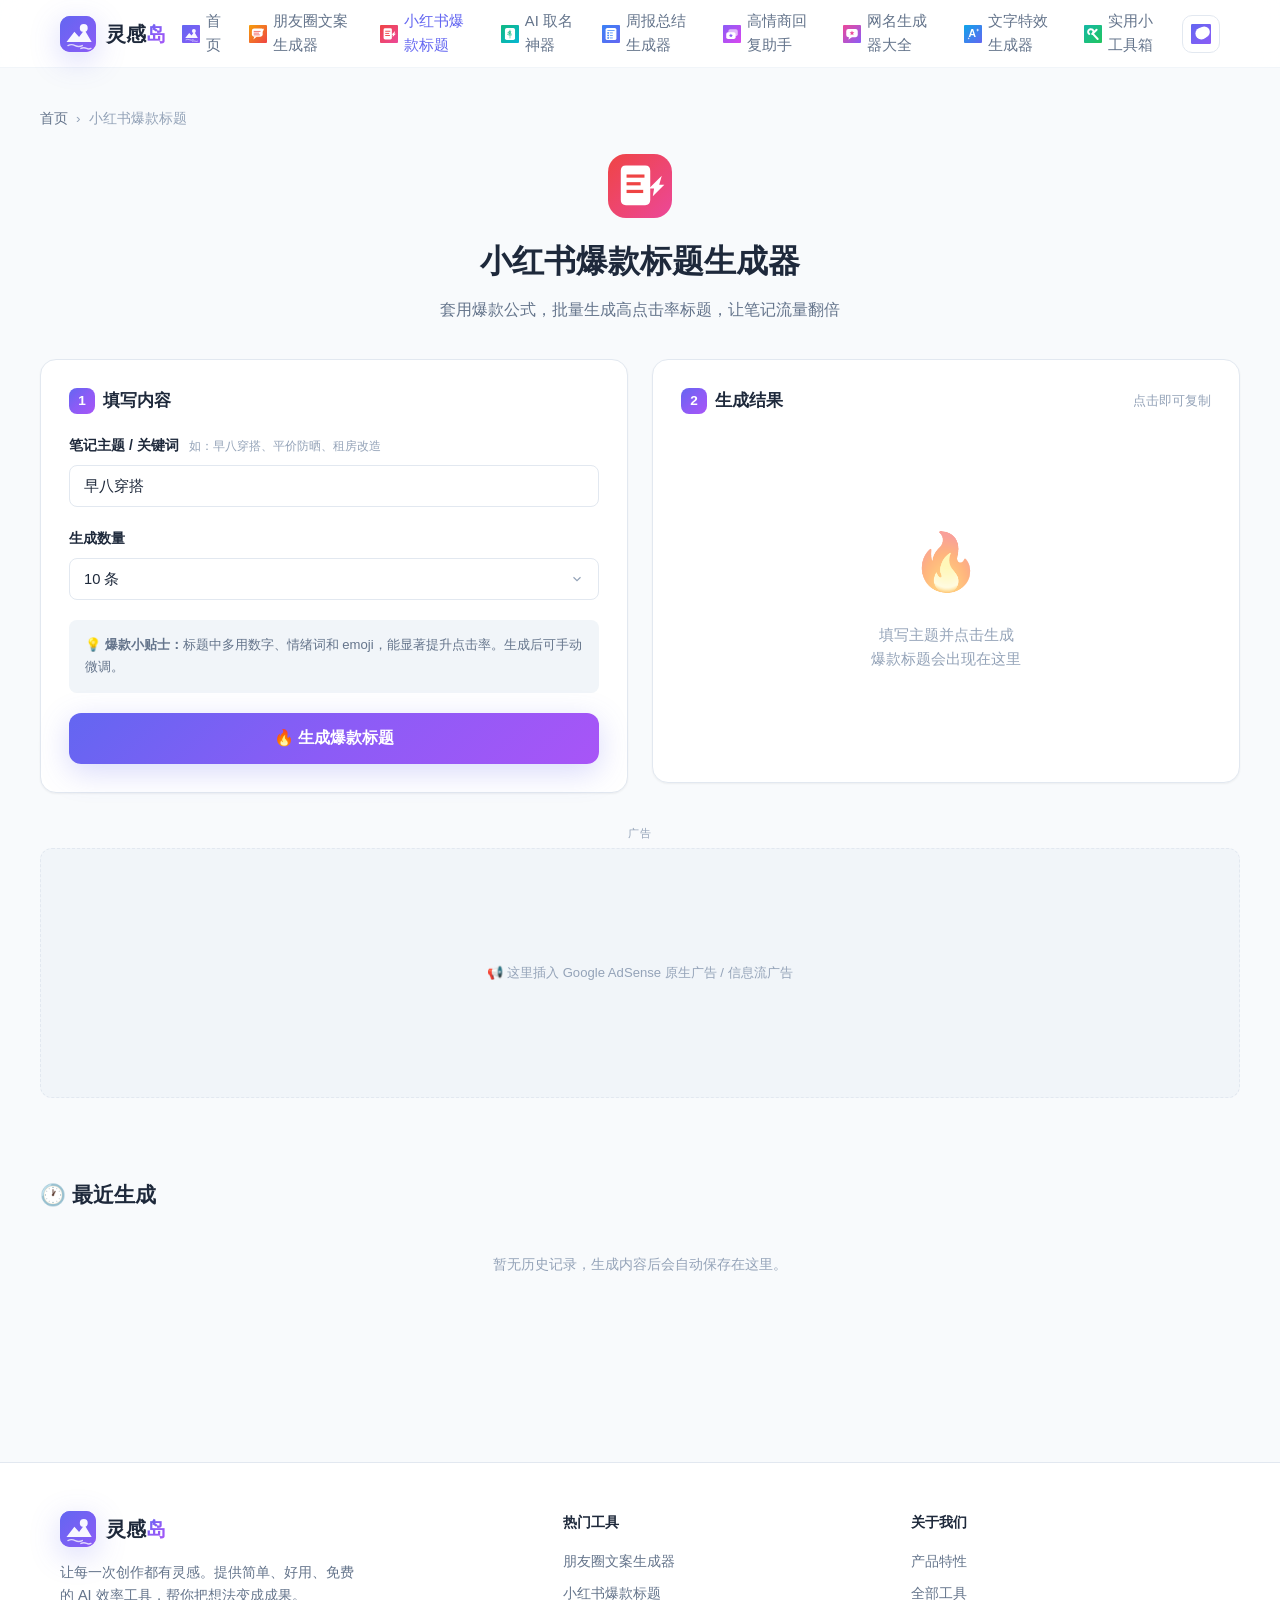
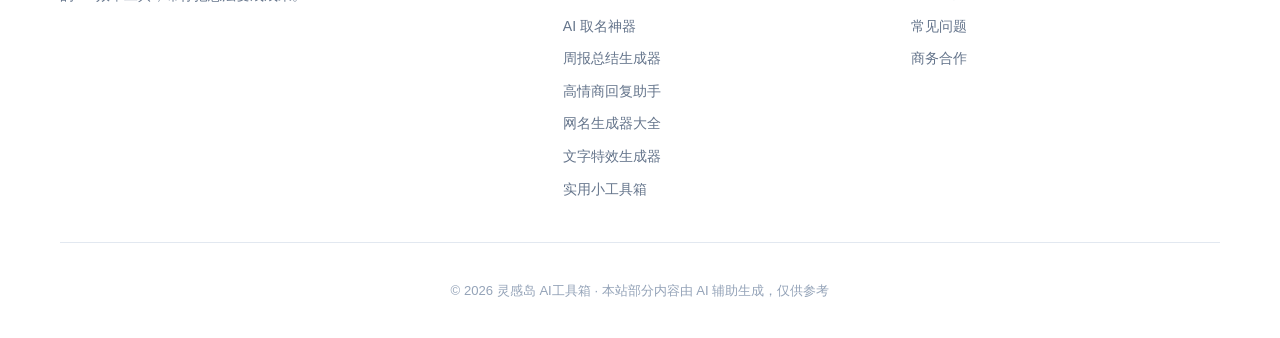
<file: tools/xiaohongshu-title.html>
<!DOCTYPE html>
<html lang="zh-CN">
<head>
  <meta charset="UTF-8">
  <meta name="viewport" content="width=device-width, initial-scale=1.0">
  <title>小红书爆款标题生成器 - 一键生成高点击率标题 | 灵感岛</title>
  <meta name="description" content="免费小红书爆款标题生成器，套用爆款公式批量生成高点击率的小红书笔记标题，让你的笔记流量翻倍。">
  <meta name="keywords" content="小红书标题,小红书爆款标题,爆款标题生成,小红书标题生成器,笔记标题">
  <link rel="canonical" href="/tools/xiaohongshu-title.html">
  <link rel="stylesheet" href="/assets/css/style.css?v=20261116b">
  <script type="application/ld+json">
  {"@context":"https://schema.org","@type":"SoftwareApplication","name":"小红书爆款标题生成器","applicationCategory":"UtilitiesApplication","operatingSystem":"Web","offers":{"@type":"Offer","price":"0"}}
  </script>
</head>
<body data-tool="xiaohongshu-title">
  <header class="site-header" id="siteHeader"></header>

  <main class="main-content tool-page container">
    <div class="breadcrumb">
      <a href="/index.html">首页</a><span>›</span><span>小红书爆款标题</span>
    </div>

    <div class="tool-header">
      <div class="tool-header-icon" data-icon="xiaohongshu-title" data-size="64" data-radius="18"></div>
      <h1>小红书爆款标题生成器</h1>
      <p>套用爆款公式，批量生成高点击率标题，让笔记流量翻倍</p>
    </div>

    <div class="tool-workspace">
      <div class="panel">
        <h2 class="panel-title"><span class="step-num">1</span>填写内容</h2>

        <div class="form-group">
          <label class="form-label" for="topicInput">笔记主题 / 关键词 <span class="form-hint">如：早八穿搭、平价防晒、租房改造</span></label>
          <input class="input" type="text" id="topicInput" placeholder="输入你的笔记主题..." value="早八穿搭">
        </div>

        <div class="form-group">
          <label class="form-label" for="countSelect">生成数量</label>
          <select class="select" id="countSelect">
            <option value="5">5 条</option>
            <option value="10" selected>10 条</option>
            <option value="15">15 条</option>
            <option value="20">20 条</option>
          </select>
        </div>

        <div style="background:var(--bg-soft);border-radius:var(--radius-sm);padding:14px 16px;margin-bottom:20px;font-size:0.82rem;color:var(--text-sub);line-height:1.7;">
          💡 <strong>爆款小贴士：</strong>标题中多用数字、情绪词和 emoji，能显著提升点击率。生成后可手动微调。
        </div>

        <button class="btn btn-primary btn-block btn-lg" id="generateBtn" onclick="handleGenerate()">🔥 生成爆款标题</button>
      </div>

      <div class="panel result-panel">
        <h2 class="panel-title"><span class="step-num">2</span>生成结果 <span style="margin-left:auto;font-size:0.8rem;font-weight:400;color:var(--text-light);">点击即可复制</span></h2>
        <div id="resultArea">
          <div class="result-empty">
            <div class="result-empty-icon">🔥</div>
            <p>填写主题并点击生成<br>爆款标题会出现在这里</p>
          </div>
        </div>
        <div class="result-actions" id="resultActions" style="display:none;">
          <button class="btn btn-outline" onclick="copyAll()">📋 复制全部</button>
          <button class="btn btn-ghost" onclick="handleGenerate()">🔄 换一批</button>
        </div>
      </div>
    </div>

    <div class="ad-container">
      <div class="ad-label">广告</div>
      <div class="ad-slot ad-slot-insight">📢 这里插入 Google AdSense 原生广告 / 信息流广告</div>
    </div>

    <section class="history-section" id="historySection">
      <h2 class="section-title" style="font-size:1.3rem;">🕐 最近生成</h2>
      <div class="history-list" id="historyList"></div>
    </section>
  </main>

  <footer class="site-footer" id="siteFooter"></footer>

  <script src="/assets/js/icons.js?v=20261116b"></script>
  <script src="/assets/js/common.js?v=20261116b"></script>
  <script src="/assets/js/ai-engine.js?v=20261116b"></script>
  <script>
    let currentResults = [], currentParams = {};

    let _busy = false;

    async function handleGenerate() {
      if (_busy) return;

      const topicInput = document.getElementById('topicInput') || document.getElementById('workInput') || document.getElementById('keywordInput') || document.getElementById('situationInput');
      const rawVal = topicInput ? topicInput.value.trim() : '';
      // 只有朋友圈/标题/周报/高情商需要非空校验；取名允许为空
      const needInput = true;
      if (needInput && !rawVal) { showToast('请先填写内容'); return; }

      _busy = true;
      const btn = document.getElementById('generateBtn');
      const origHtml = btn.innerHTML;
      btn.disabled = true;
      btn.innerHTML = '<span class="spinner" style="width:18px;height:18px;border-width:2px;display:inline-block;border:2px solid rgba(255,255,255,.4);border-top-color:#fff;border-radius:50%;animation:spin .8s linear infinite;"></span> 生成中...';

      const resultArea = document.getElementById('resultArea');
      if (resultArea) resultArea.innerHTML = '<div class="loading-wrap"><div class="spinner"></div><p>正在生成，请稍候...</p></div>';
      const actions = document.getElementById('resultActions');
      if (actions) actions.style.display = 'none';

      try {
        const count = parseInt(document.getElementById('countSelect').value, 10);
        currentParams = { topic: topicInput.value.trim(), count };
        currentResults = await generate('xiaohongshu-title', currentParams);
        renderResults();
        saveHistory('xiaohongshu-title', currentParams, currentResults);
        renderHistory('historyList', 'xiaohongshu-title', restoreHistory);
      } catch (e) {
        showToast('生成失败，请重试');
        console.error(e);
        if (resultArea) resultArea.innerHTML = '<div class="result-empty"><div class="result-empty-icon">😕</div><p>生成失败，请点击重试</p></div>';
      } finally {
        btn.disabled = false;
        btn.innerHTML = '🔥 生成爆款标题';
        _busy = false;
      }
    }

    function renderResults() {
      document.getElementById('resultArea').innerHTML = `
        <div class="result-list">
          ${currentResults.map((text, i) => `
            <div class="result-item" onclick="copyResult(${i}, this)">
              <span class="result-index">${i + 1}</span>
              <p class="result-text">${escapeHtml(text)}</p>
              <span class="result-copy-hint">📋 点击复制</span>
            </div>
          `).join('')}
        </div>`;
      document.getElementById('resultActions').style.display = 'flex';
    }

    async function copyResult(i, el) { await copyText(currentResults[i]); el.classList.add('copied'); setTimeout(() => el.classList.remove('copied'), 800); }
    async function copyAll() { await copyText(currentResults.join('\n')); }

    function restoreHistory(record) {
      document.getElementById('topicInput').value = record.inputs.topic || '';
      document.getElementById('countSelect').value = record.inputs.count || 10;
      currentParams = record.inputs;
      currentResults = record.results;
      renderResults();
      showToast('已恢复历史记录');
      window.scrollTo({ top: 0, behavior: 'smooth' });
    }

    document.addEventListener('DOMContentLoaded', () => renderHistory('historyList', 'xiaohongshu-title', restoreHistory));
    // 输入框 Ctrl/Cmd + Enter 快速生成
    document.addEventListener('keydown', function(e){
      if ((e.ctrlKey || e.metaKey) && e.key === 'Enter') { e.preventDefault(); handleGenerate(); }
    });
  </script>
</body>
</html>
</file>
<file: assets/css/style.css>
/* ============================================
   灵感岛 AI工具箱 - 全局样式
   纯CSS变量驱动，支持浅色/深色主题
   ============================================ */

/* ---------- CSS 变量 ---------- */
:root {
  /* 主题色 */
  --primary: #6366f1;
  --primary-dark: #4f46e5;
  --primary-light: #818cf8;
  --secondary: #8b5cf6;
  --accent: #06b6d4;
  --accent-orange: #f59e0b;

  /* 渐变 */
  --gradient-main: linear-gradient(135deg, #6366f1 0%, #8b5cf6 50%, #a855f7 100%);
  --gradient-warm: linear-gradient(135deg, #f59e0b 0%, #ef4444 100%);
  --gradient-cool: linear-gradient(135deg, #06b6d4 0%, #3b82f6 100%);

  /* 文字 */
  --text-main: #1e293b;
  --text-sub: #64748b;
  --text-light: #94a3b8;
  --text-inverse: #ffffff;

  /* 背景 */
  --bg-page: #f8fafc;
  --bg-card: #ffffff;
  --bg-soft: #f1f5f9;
  --bg-input: #ffffff;
  --bg-hero: linear-gradient(135deg, #eef2ff 0%, #faf5ff 100%);

  /* 边框 */
  --border: #e2e8f0;
  --border-light: #f1f5f9;

  /* 阴影 */
  --shadow-sm: 0 1px 2px rgba(0, 0, 0, 0.05);
  --shadow-md: 0 4px 6px -1px rgba(0, 0, 0, 0.08), 0 2px 4px -1px rgba(0, 0, 0, 0.04);
  --shadow-lg: 0 10px 25px -5px rgba(0, 0, 0, 0.1), 0 8px 10px -6px rgba(0, 0, 0, 0.05);
  --shadow-glow: 0 8px 30px rgba(99, 102, 241, 0.25);

  /* 圆角 */
  --radius-sm: 8px;
  --radius-md: 12px;
  --radius-lg: 16px;
  --radius-xl: 24px;

  /* 布局 */
  --max-width: 1200px;
  --header-height: 68px;
}

/* ---------- 深色主题 ---------- */
[data-theme="dark"] {
  --text-main: #f1f5f9;
  --text-sub: #94a3b8;
  --text-light: #64748b;
  --text-inverse: #ffffff;

  --bg-page: #0f172a;
  --bg-card: #1e293b;
  --bg-soft: #0f172a;
  --bg-input: #334155;
  --bg-hero: linear-gradient(135deg, #1e1b4b 0%, #172554 100%);

  --border: #334155;
  --border-light: #1e293b;

  --shadow-md: 0 4px 6px -1px rgba(0, 0, 0, 0.3);
  --shadow-lg: 0 10px 25px -5px rgba(0, 0, 0, 0.4);
}

/* ---------- 基础重置 ---------- */
*, *::before, *::after { box-sizing: border-box; }

html { scroll-behavior: smooth; }

body {
  margin: 0;
  font-family: -apple-system, BlinkMacSystemFont, "Segoe UI", "PingFang SC", "Microsoft YaHei", "Helvetica Neue", sans-serif;
  background: var(--bg-page);
  color: var(--text-main);
  line-height: 1.6;
  -webkit-font-smoothing: antialiased;
  transition: background 0.3s, color 0.3s;
}

a { color: var(--primary); text-decoration: none; }
a:hover { text-decoration: underline; }
img { max-width: 100%; display: block; }
button, input, textarea, select { font-family: inherit; }

/* ---------- 布局容器 ---------- */
.container {
  max-width: var(--max-width);
  margin: 0 auto;
  padding: 0 20px;
}

.main-content { min-height: calc(100vh - var(--header-height) - 200px); }

/* ---------- 顶部导航 ---------- */
.site-header {
  position: sticky;
  top: 0;
  z-index: 100;
  height: var(--header-height);
  background: color-mix(in srgb, var(--bg-card) 88%, transparent);
  backdrop-filter: blur(12px);
  -webkit-backdrop-filter: blur(12px);
  border-bottom: 1px solid var(--border-light);
}

.header-inner {
  max-width: var(--max-width);
  height: 100%;
  margin: 0 auto;
  padding: 0 20px;
  display: flex;
  align-items: center;
  justify-content: space-between;
  gap: 16px;
}

.logo {
  display: flex;
  align-items: center;
  gap: 10px;
  font-size: 1.25rem;
  font-weight: 800;
  color: var(--text-main);
  white-space: nowrap;
}
.logo:hover { text-decoration: none; }
.logo-icon {
  width: 36px;
  height: 36px;
  border-radius: 10px;
  background: var(--gradient-main);
  display: inline-flex;
  align-items: center;
  justify-content: center;
  flex-shrink: 0;
  box-shadow: var(--shadow-glow);
}
.logo-icon canvas { display: block; border-radius: 10px; }
.logo-gradient {
  background: var(--gradient-main);
  -webkit-background-clip: text;
  -webkit-text-fill-color: transparent;
  background-clip: text;
}

.nav-links { display: flex; align-items: center; gap: 28px; }
.nav-links a {
  color: var(--text-sub);
  font-size: 0.92rem;
  font-weight: 500;
  transition: color 0.2s;
  display: inline-flex;
  align-items: center;
  gap: 6px;
}
.nav-links a:hover, .nav-links a.active { color: var(--primary); text-decoration: none; }
.nav-icon { display: inline-flex; align-items: center; justify-content: center; flex-shrink: 0; }
.nav-icon canvas { display: block; }

.header-actions { display: flex; align-items: center; gap: 10px; }

.icon-btn {
  width: 38px;
  height: 38px;
  border: 1px solid var(--border);
  background: var(--bg-card);
  color: var(--text-sub);
  border-radius: 10px;
  cursor: pointer;
  display: flex;
  align-items: center;
  justify-content: center;
  font-size: 1.05rem;
  transition: all 0.2s;
}
.icon-btn:hover { color: var(--primary); border-color: var(--primary); }
.icon-btn canvas { display: block; }

.mobile-menu-btn { display: none; }

/* ---------- 按钮 ---------- */
.btn {
  display: inline-flex;
  align-items: center;
  justify-content: center;
  gap: 8px;
  padding: 12px 24px;
  border: none;
  border-radius: var(--radius-md);
  font-size: 0.95rem;
  font-weight: 600;
  cursor: pointer;
  transition: all 0.2s;
  text-decoration: none;
}
.btn:hover { text-decoration: none; transform: translateY(-1px); }
.btn:active { transform: translateY(0); }
.btn:disabled { opacity: 0.6; cursor: not-allowed; transform: none; }

.btn-primary {
  background: var(--gradient-main);
  color: white;
  box-shadow: var(--shadow-glow);
}
.btn-primary:hover { box-shadow: 0 12px 35px rgba(99, 102, 241, 0.4); }

.btn-outline {
  background: transparent;
  color: var(--primary);
  border: 1.5px solid var(--primary);
}
.btn-outline:hover { background: var(--primary); color: white; }

.btn-ghost {
  background: var(--bg-soft);
  color: var(--text-sub);
}
.btn-ghost:hover { background: var(--border); color: var(--text-main); }

.btn-lg { padding: 15px 32px; font-size: 1rem; }
.btn-block { width: 100%; }

/* ---------- Hero 区域 ---------- */
.hero {
  background: var(--bg-hero);
  padding: 80px 20px 64px;
  text-align: center;
  position: relative;
  overflow: hidden;
}
.hero::before, .hero::after {
  content: '';
  position: absolute;
  border-radius: 50%;
  filter: blur(60px);
  opacity: 0.35;
  pointer-events: none;
}
.hero::before { width: 300px; height: 300px; background: #a5b4fc; top: -100px; left: -100px; }
.hero::after { width: 350px; height: 350px; background: #f0abfc; bottom: -150px; right: -80px; }

.hero-inner { max-width: 760px; margin: 0 auto; position: relative; z-index: 1; }

.hero-badge {
  display: inline-flex;
  align-items: center;
  gap: 6px;
  padding: 6px 14px;
  background: var(--bg-card);
  border: 1px solid var(--border);
  border-radius: 999px;
  font-size: 0.8rem;
  color: var(--primary);
  font-weight: 600;
  margin-bottom: 24px;
  box-shadow: var(--shadow-sm);
}

.hero h1 {
  font-size: clamp(2.2rem, 5vw, 3.4rem);
  line-height: 1.2;
  margin: 0 0 20px;
  font-weight: 800;
  letter-spacing: -0.02em;
}
.hero h1 .highlight {
  background: var(--gradient-main);
  -webkit-background-clip: text;
  -webkit-text-fill-color: transparent;
  background-clip: text;
}

.hero p {
  font-size: 1.1rem;
  color: var(--text-sub);
  margin: 0 auto 32px;
  max-width: 600px;
}

/* ---------- 区块标题 ---------- */
.section { padding: 56px 0; }
.section-title {
  font-size: 1.8rem;
  font-weight: 800;
  margin: 0 0 8px;
  display: flex;
  align-items: center;
  gap: 10px;
}
.section-subtitle { color: var(--text-sub); margin: 0 0 28px; font-size: 0.95rem; }

/* ---------- 工具卡片网格 ---------- */
.tools-grid {
  display: grid;
  grid-template-columns: repeat(auto-fill, minmax(280px, 1fr));
  gap: 20px;
}

.tool-card {
  background: var(--bg-card);
  border: 1px solid var(--border);
  border-radius: var(--radius-lg);
  padding: 26px 24px;
  transition: all 0.25s;
  position: relative;
  overflow: hidden;
  display: block;
  color: var(--text-main);
}
.tool-card:hover {
  text-decoration: none;
  transform: translateY(-4px);
  box-shadow: var(--shadow-lg);
  border-color: transparent;
}
.tool-card::before {
  content: '';
  position: absolute;
  top: 0; left: 0; right: 0;
  height: 3px;
  background: var(--tool-gradient, var(--gradient-main));
  opacity: 0;
  transition: opacity 0.25s;
}
.tool-card:hover::before { opacity: 1; }

.tool-card-icon {
  width: 52px;
  height: 52px;
  border-radius: 14px;
  display: flex;
  align-items: center;
  justify-content: center;
  margin-bottom: 18px;
}
.tool-card-icon canvas { display: block; border-radius: 14px; }

.tool-card h3 { margin: 0 0 8px; font-size: 1.15rem; font-weight: 700; }
.tool-card p { margin: 0; color: var(--text-sub); font-size: 0.9rem; line-height: 1.6; }

.tool-card-arrow {
  position: absolute;
  top: 24px;
  right: 24px;
  color: var(--text-light);
  font-size: 1.1rem;
  transition: all 0.2s;
}
.tool-card:hover .tool-card-arrow { color: var(--primary); transform: translateX(3px); }

.tool-tag {
  display: inline-block;
  margin-top: 16px;
  padding: 3px 10px;
  border-radius: 999px;
  font-size: 0.72rem;
  font-weight: 600;
  background: var(--bg-soft);
  color: var(--text-sub);
}
.tool-tag.hot { background: #fef2f2; color: #dc2626; }
[data-theme="dark"] .tool-tag.hot { background: #450a0a; color: #fca5a5; }

/* ---------- 工具页面布局 ---------- */
.tool-page { padding: 40px 0 64px; }

.breadcrumb {
  display: flex;
  align-items: center;
  gap: 8px;
  font-size: 0.85rem;
  color: var(--text-light);
  margin-bottom: 24px;
}
.breadcrumb a { color: var(--text-sub); }
.breadcrumb a:hover { color: var(--primary); }

.tool-header {
  text-align: center;
  margin-bottom: 36px;
}
.tool-header-icon {
  width: 64px;
  height: 64px;
  border-radius: 18px;
  display: flex;
  align-items: center;
  justify-content: center;
  margin: 0 auto 18px;
}
.tool-header-icon canvas { display: block; border-radius: 18px; }
.tool-header h1 { font-size: 2rem; margin: 0 0 10px; font-weight: 800; }
.tool-header p { color: var(--text-sub); margin: 0; font-size: 1rem; }

.tool-workspace {
  display: grid;
  grid-template-columns: 1fr 1fr;
  gap: 24px;
  align-items: start;
}

@media (max-width: 860px) {
  .tool-workspace { grid-template-columns: 1fr; }
}

.panel {
  background: var(--bg-card);
  border: 1px solid var(--border);
  border-radius: var(--radius-lg);
  padding: 28px;
  box-shadow: var(--shadow-sm);
}
.panel-title {
  font-size: 1.05rem;
  font-weight: 700;
  margin: 0 0 20px;
  display: flex;
  align-items: center;
  gap: 8px;
}
.panel-title .step-num {
  width: 26px;
  height: 26px;
  border-radius: 8px;
  background: var(--gradient-main);
  color: white;
  display: inline-flex;
  align-items: center;
  justify-content: center;
  font-size: 0.85rem;
}

/* ---------- 表单控件 ---------- */
.form-group { margin-bottom: 20px; }
.form-label {
  display: block;
  font-size: 0.88rem;
  font-weight: 600;
  margin-bottom: 8px;
  color: var(--text-main);
}
.form-hint { font-size: 0.78rem; color: var(--text-light); font-weight: 400; margin-left: 6px; }

.input, .textarea, .select {
  width: 100%;
  padding: 12px 14px;
  border: 1.5px solid var(--border);
  border-radius: var(--radius-sm);
  background: var(--bg-input);
  color: var(--text-main);
  font-size: 0.92rem;
  transition: all 0.2s;
  outline: none;
}
.input:focus, .textarea:focus, .select:focus {
  border-color: var(--primary);
  box-shadow: 0 0 0 3px rgba(99, 102, 241, 0.12);
}
.textarea { resize: vertical; min-height: 120px; line-height: 1.6; }
.select { cursor: pointer; appearance: none; background-image: url("data:image/svg+xml,%3Csvg xmlns='http://www.w3.org/2000/svg' width='14' height='14' viewBox='0 0 24 24' fill='none' stroke='%2394a3b8' stroke-width='2'%3E%3Cpath d='M6 9l6 6 6-6'/%3E%3C/svg%3E"); background-repeat: no-repeat; background-position: right 14px center; padding-right: 38px; }

/* 选项标签（芯片） */
.chip-group { display: flex; flex-wrap: wrap; gap: 8px; }
.chip {
  padding: 7px 14px;
  border: 1.5px solid var(--border);
  border-radius: 999px;
  background: var(--bg-input);
  color: var(--text-sub);
  font-size: 0.85rem;
  cursor: pointer;
  transition: all 0.2s;
  user-select: none;
}
.chip:hover { border-color: var(--primary-light); color: var(--primary); }
.chip.active {
  background: var(--gradient-main);
  border-color: transparent;
  color: white;
  font-weight: 600;
}

/* ---------- 结果区域 ---------- */
.result-panel { position: sticky; top: calc(var(--header-height) + 20px); }

.result-empty {
  display: flex;
  flex-direction: column;
  align-items: center;
  justify-content: center;
  min-height: 320px;
  color: var(--text-light);
  text-align: center;
}
.result-empty-icon { font-size: 3.5rem; margin-bottom: 16px; opacity: 0.5; }
.result-empty p { margin: 0; font-size: 0.95rem; }

.result-list { display: flex; flex-direction: column; gap: 12px; }

.result-item {
  background: var(--bg-soft);
  border: 1px solid var(--border-light);
  border-radius: var(--radius-md);
  padding: 16px;
  position: relative;
  transition: all 0.2s;
  cursor: pointer;
}
.result-item:hover { border-color: var(--primary-light); background: var(--bg-card); box-shadow: var(--shadow-sm); }
.result-item.copied { border-color: var(--accent); }
.result-index {
  position: absolute;
  top: 12px;
  right: 14px;
  font-size: 0.75rem;
  color: var(--text-light);
  font-weight: 700;
}
.result-text {
  margin: 0;
  padding-right: 28px;
  font-size: 0.95rem;
  line-height: 1.7;
  word-break: break-word;
  white-space: pre-wrap;
}
.result-copy-hint {
  display: block;
  margin-top: 8px;
  font-size: 0.72rem;
  color: var(--text-light);
  opacity: 0;
  transition: opacity 0.2s;
}
.result-item:hover .result-copy-hint { opacity: 1; }

.result-actions {
  display: flex;
  gap: 10px;
  margin-top: 20px;
  padding-top: 20px;
  border-top: 1px solid var(--border-light);
}

/* 加载动画 */
.loading-wrap {
  display: flex;
  flex-direction: column;
  align-items: center;
  justify-content: center;
  min-height: 320px;
  gap: 16px;
  color: var(--text-sub);
}
.spinner {
  width: 40px;
  height: 40px;
  border: 3px solid var(--border);
  border-top-color: var(--primary);
  border-radius: 50%;
  animation: spin 0.8s linear infinite;
}
@keyframes spin { to { transform: rotate(360deg); } }

/* ---------- 历史记录 ---------- */
.history-section { padding: 48px 0; }
.history-list { display: flex; flex-direction: column; gap: 10px; }
.history-item {
  display: flex;
  align-items: center;
  gap: 14px;
  padding: 14px 18px;
  background: var(--bg-card);
  border: 1px solid var(--border);
  border-radius: var(--radius-md);
  transition: all 0.2s;
}
.history-item:hover { box-shadow: var(--shadow-sm); border-color: var(--primary-light); }
.history-item-icon {
  width: 38px;
  height: 38px;
  border-radius: 10px;
  display: flex;
  align-items: center;
  justify-content: center;
  flex-shrink: 0;
}
.history-item-icon canvas { display: block; border-radius: 10px; }
.history-item-body { flex: 1; min-width: 0; }
.history-item-title { font-size: 0.9rem; font-weight: 600; margin-bottom: 2px; }
.history-item-preview {
  font-size: 0.8rem;
  color: var(--text-light);
  white-space: nowrap;
  overflow: hidden;
  text-overflow: ellipsis;
}
.history-item-time { font-size: 0.75rem; color: var(--text-light); white-space: nowrap; }

/* ---------- 广告位 ---------- */
.ad-container {
  margin: 32px 0;
  text-align: center;
  min-height: 100px;
}
.ad-label {
  font-size: 0.68rem;
  color: var(--text-light);
  text-transform: uppercase;
  letter-spacing: 1px;
  margin-bottom: 6px;
}
.ad-slot {
  background: var(--bg-soft);
  border: 1px dashed var(--border);
  border-radius: var(--radius-md);
  min-height: 90px;
  display: flex;
  align-items: center;
  justify-content: center;
  color: var(--text-light);
  font-size: 0.82rem;
  padding: 12px;
}
.ad-slot-insight { min-height: 250px; }

/* ---------- 页脚 ---------- */
.site-footer {
  background: var(--bg-card);
  border-top: 1px solid var(--border);
  padding: 48px 0 24px;
  margin-top: 40px;
}
.footer-grid {
  display: grid;
  grid-template-columns: 1.5fr 1fr 1fr;
  gap: 40px;
  margin-bottom: 32px;
}
.footer-brand p { color: var(--text-sub); font-size: 0.9rem; margin-top: 14px; max-width: 300px; }
.footer-col h4 { font-size: 0.9rem; margin: 0 0 16px; }
.footer-col a {
  display: block;
  color: var(--text-sub);
  font-size: 0.88rem;
  margin-bottom: 10px;
  transition: color 0.2s;
}
.footer-col a:hover { color: var(--primary); text-decoration: none; }
.footer-bottom {
  border-top: 1px solid var(--border);
  padding-top: 24px;
  text-align: center;
  color: var(--text-light);
  font-size: 0.82rem;
}

/* ---------- Toast 提示 ---------- */
.toast {
  position: fixed;
  bottom: 30px;
  left: 50%;
  transform: translateX(-50%) translateY(100px);
  background: var(--text-main);
  color: var(--bg-card);
  padding: 12px 24px;
  border-radius: var(--radius-md);
  font-size: 0.9rem;
  font-weight: 500;
  z-index: 1000;
  opacity: 0;
  transition: all 0.3s;
  box-shadow: var(--shadow-lg);
  pointer-events: none;
}
.toast.show { transform: translateX(-50%) translateY(0); opacity: 1; }

/* ---------- 特性区 ---------- */
.features-grid {
  display: grid;
  grid-template-columns: repeat(auto-fit, minmax(240px, 1fr));
  gap: 24px;
}
.feature-item { text-align: center; padding: 20px; }
.feature-icon {
  width: 56px;
  height: 56px;
  border-radius: 16px;
  display: flex;
  align-items: center;
  justify-content: center;
  margin: 0 auto 16px;
}
.feature-icon canvas { display: block; border-radius: 16px; }
.feature-item h3 { font-size: 1rem; margin: 0 0 8px; }
.feature-item p { color: var(--text-sub); font-size: 0.88rem; margin: 0; }

/* ---------- CTA 区块 ---------- */
.cta-banner {
  background: var(--gradient-main);
  border-radius: var(--radius-xl);
  padding: 48px 32px;
  text-align: center;
  color: white;
  margin: 40px 0;
}
.cta-banner h2 { font-size: 1.8rem; margin: 0 0 12px; }
.cta-banner p { opacity: 0.9; margin: 0 0 24px; }
.cta-banner .btn-primary { background: white; color: var(--primary); box-shadow: none; }

/* ---------- 响应式 ---------- */
@media (max-width: 860px) {
  .nav-links {
    display: none;
    position: absolute;
    top: var(--header-height);
    left: 0;
    right: 0;
    flex-direction: column;
    gap: 0;
    padding: 12px 20px;
    background: var(--bg-card);
    border-bottom: 1px solid var(--border);
    box-shadow: var(--shadow-md);
  }
  .nav-links.open { display: flex; }
  .nav-links a { padding: 12px 0; width: 100%; }
  .mobile-menu-btn { display: flex; }
  .footer-grid { grid-template-columns: 1fr 1fr; gap: 28px; }
  .footer-brand { grid-column: 1 / -1; }
}

@media (max-width: 560px) {
  .hero { padding: 56px 20px 44px; }
  .hero h1 { font-size: 2rem; }
  .hero p { font-size: 0.95rem; }
  .section { padding: 40px 0; }
  .section-title { font-size: 1.5rem; }
  .panel { padding: 20px; }
  .tool-header h1 { font-size: 1.6rem; }
  .footer-grid { grid-template-columns: 1fr; }
  .result-actions { flex-direction: column; }
}

/* ============================================
   文字工具实验室（多工具聚合页）
   ============================================ */

/* 分类标签切换 */
.lab-tabs {
  display: flex;
  gap: 10px;
  flex-wrap: wrap;
  margin: 8px 0 28px;
  padding-bottom: 4px;
}
.lab-tab {
  padding: 10px 20px;
  border-radius: 12px;
  border: 1px solid var(--border);
  background: var(--bg-card);
  color: var(--text-sub);
  font-size: 0.92rem;
  font-weight: 600;
  cursor: pointer;
  transition: all 0.2s;
  text-decoration: none;
}
.lab-tab:hover { border-color: var(--primary); color: var(--primary); text-decoration: none; }
.lab-tab.active {
  background: var(--gradient-main);
  color: #fff;
  border-color: transparent;
  box-shadow: var(--shadow-glow);
}

/* 工具网格 / 单工具布局 */
.lab-grid {
  display: grid;
  grid-template-columns: repeat(auto-fill, minmax(340px, 1fr));
  gap: 20px;
}
.lab-tool {
  background: var(--bg-card);
  border: 1px solid var(--border);
  border-radius: 18px;
  padding: 24px;
  box-shadow: var(--shadow-sm);
  display: flex;
  flex-direction: column;
  gap: 16px;
}
.lab-tool-title {
  font-size: 1.15rem;
  font-weight: 700;
  color: var(--text);
  display: flex;
  align-items: center;
  gap: 10px;
  margin: 0;
}
.lab-tool-icon {
  font-size: 1.4rem;
  width: 40px;
  height: 40px;
  border-radius: 11px;
  background: var(--bg-soft);
  display: flex;
  align-items: center;
  justify-content: center;
  flex-shrink: 0;
}
.lab-tool-desc {
  font-size: 0.85rem;
  color: var(--text-sub);
  line-height: 1.6;
  margin: -6px 0 0;
}
.lab-fields { display: flex; flex-direction: column; gap: 14px; }
.lab-fields .form-group { margin: 0; }
.check-field {
  display: flex;
  align-items: center;
  gap: 8px;
  font-size: 0.9rem;
  color: var(--text-sub);
  cursor: pointer;
}
.check-field input { width: 16px; height: 16px; accent-color: var(--primary); }

.lab-tip {
  font-size: 0.78rem;
  color: var(--text-light);
  line-height: 1.6;
  margin: -4px 0 0;
  padding: 10px 12px;
  background: var(--bg-soft);
  border-radius: 10px;
}

/* 宽布局工具（输入框 + 结果并排） */
.lab-tool-wide {
  grid-column: 1 / -1;
  display: grid;
  grid-template-columns: 1fr 1fr;
  gap: 0;
  padding: 0;
  overflow: hidden;
}
.lab-tool-wide .lab-tool-input { padding: 28px; border-right: 1px solid var(--border); }
.lab-tool-wide .lab-tool-output { padding: 28px; background: var(--bg-soft); }

.lab-tool-input { display: flex; flex-direction: column; gap: 16px; }
.lab-tool-output { display: flex; flex-direction: column; min-height: 200px; }
.lab-output-head {
  display: flex;
  justify-content: space-between;
  align-items: center;
  font-size: 0.95rem;
  font-weight: 700;
  color: var(--text);
  margin-bottom: 14px;
}
.lab-result-area { flex: 1; max-height: 460px; overflow-y: auto; }
.lab-result-area .result-list { display: flex; flex-direction: column; gap: 8px; }
.lab-result-area .result-item {
  display: flex;
  align-items: flex-start;
  gap: 10px;
  padding: 10px 12px;
  background: var(--bg-card);
  border: 1px solid var(--border);
  border-radius: 10px;
  cursor: pointer;
  transition: all 0.15s;
}
.lab-result-area .result-item:hover { border-color: var(--primary); }
.lab-result-area .result-item.copied { border-color: var(--success, #10b981); background: rgba(16,185,129,.08); }
.lab-result-area .result-index {
  flex-shrink: 0;
  width: 22px; height: 22px;
  border-radius: 6px;
  background: var(--bg-soft);
  color: var(--text-light);
  font-size: 0.72rem;
  display: flex; align-items: center; justify-content: center;
}
.lab-result-area .result-text {
  flex: 1;
  font-size: 0.9rem;
  line-height: 1.6;
  color: var(--text);
  word-break: break-all;
  white-space: pre-wrap;
  margin: 0;
}
.lab-result-area .result-copy-hint {
  flex-shrink: 0;
  font-size: 0.7rem;
  color: var(--text-light);
  opacity: 0;
  transition: opacity 0.15s;
}
.lab-result-area .result-item:hover .result-copy-hint { opacity: 1; }
.lab-output-actions { margin-top: 14px; display: flex; gap: 10px; }

@media (max-width: 860px) {
  .lab-tool-wide { grid-template-columns: 1fr; }
  .lab-tool-wide .lab-tool-input { border-right: none; border-bottom: 1px solid var(--border); }
  .lab-tool-wide .lab-tool-output { background: transparent; }
  .lab-grid { grid-template-columns: 1fr; }
}
</file>
